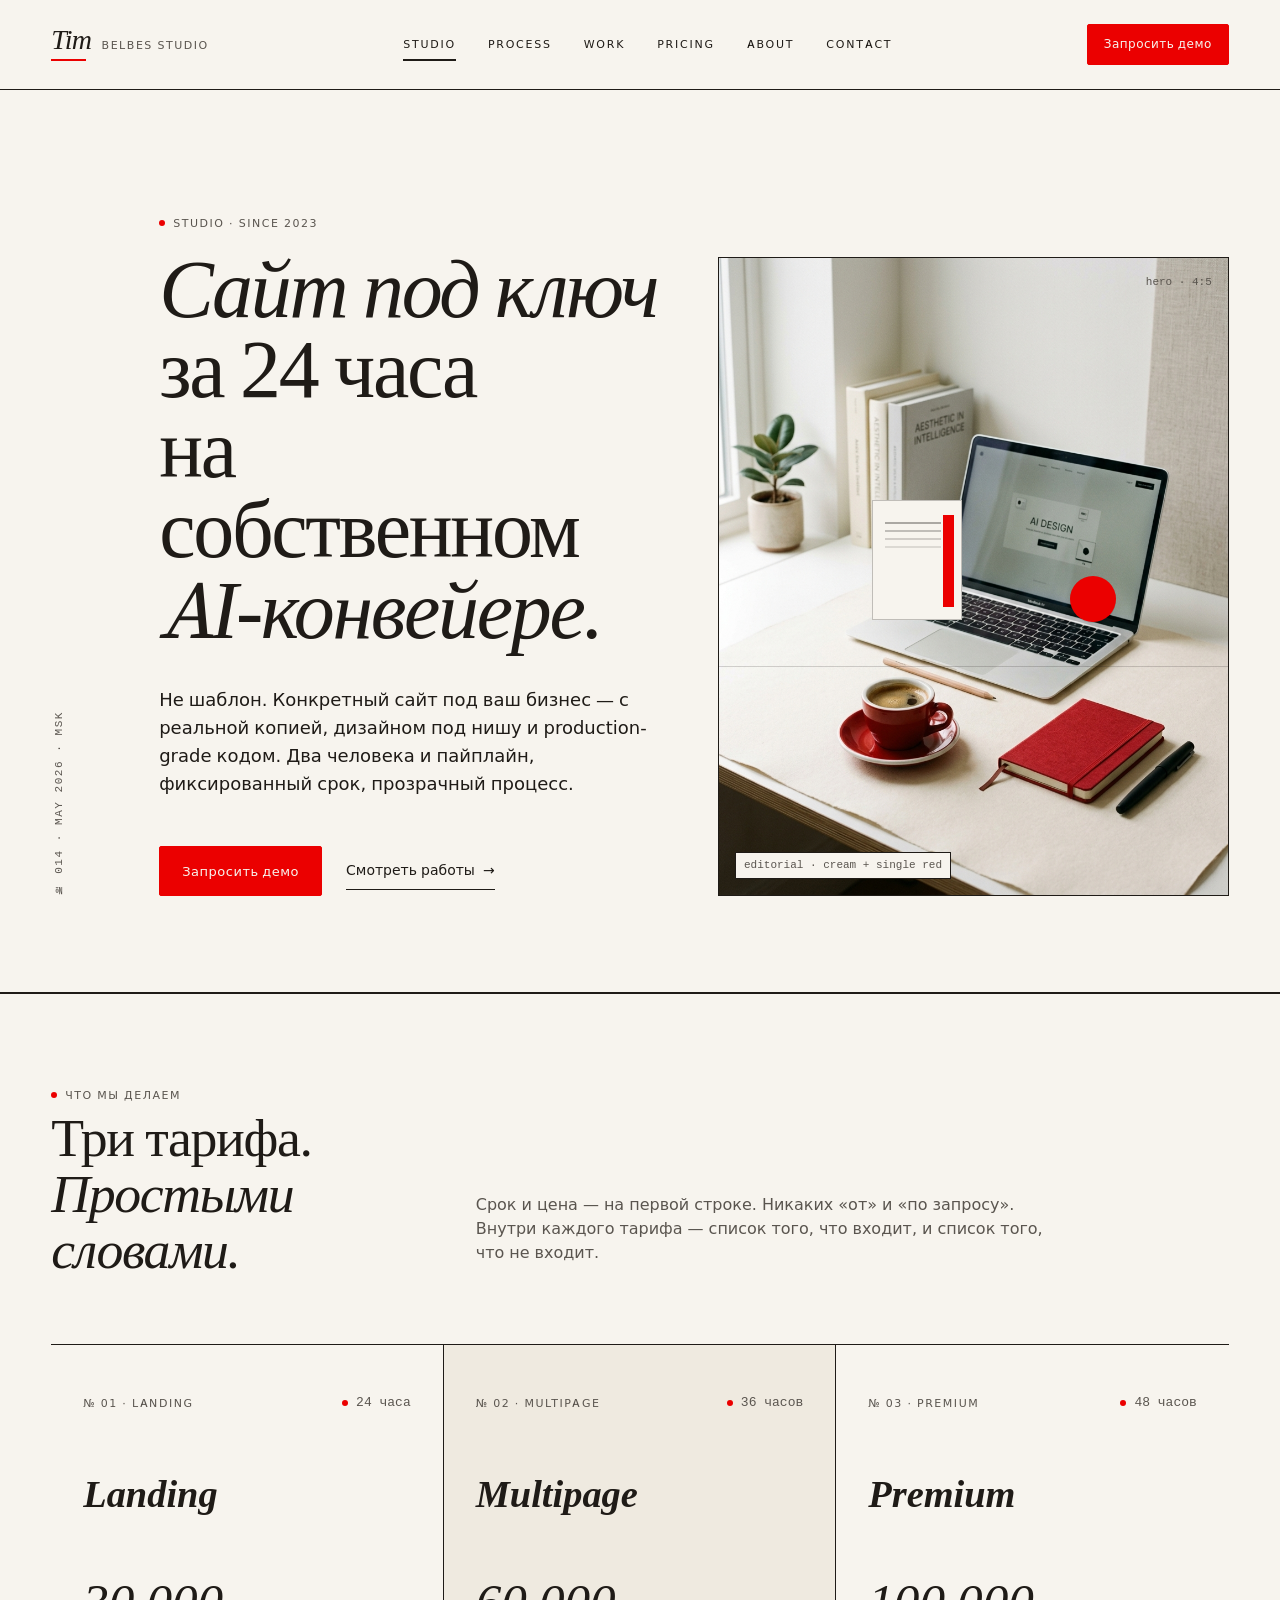
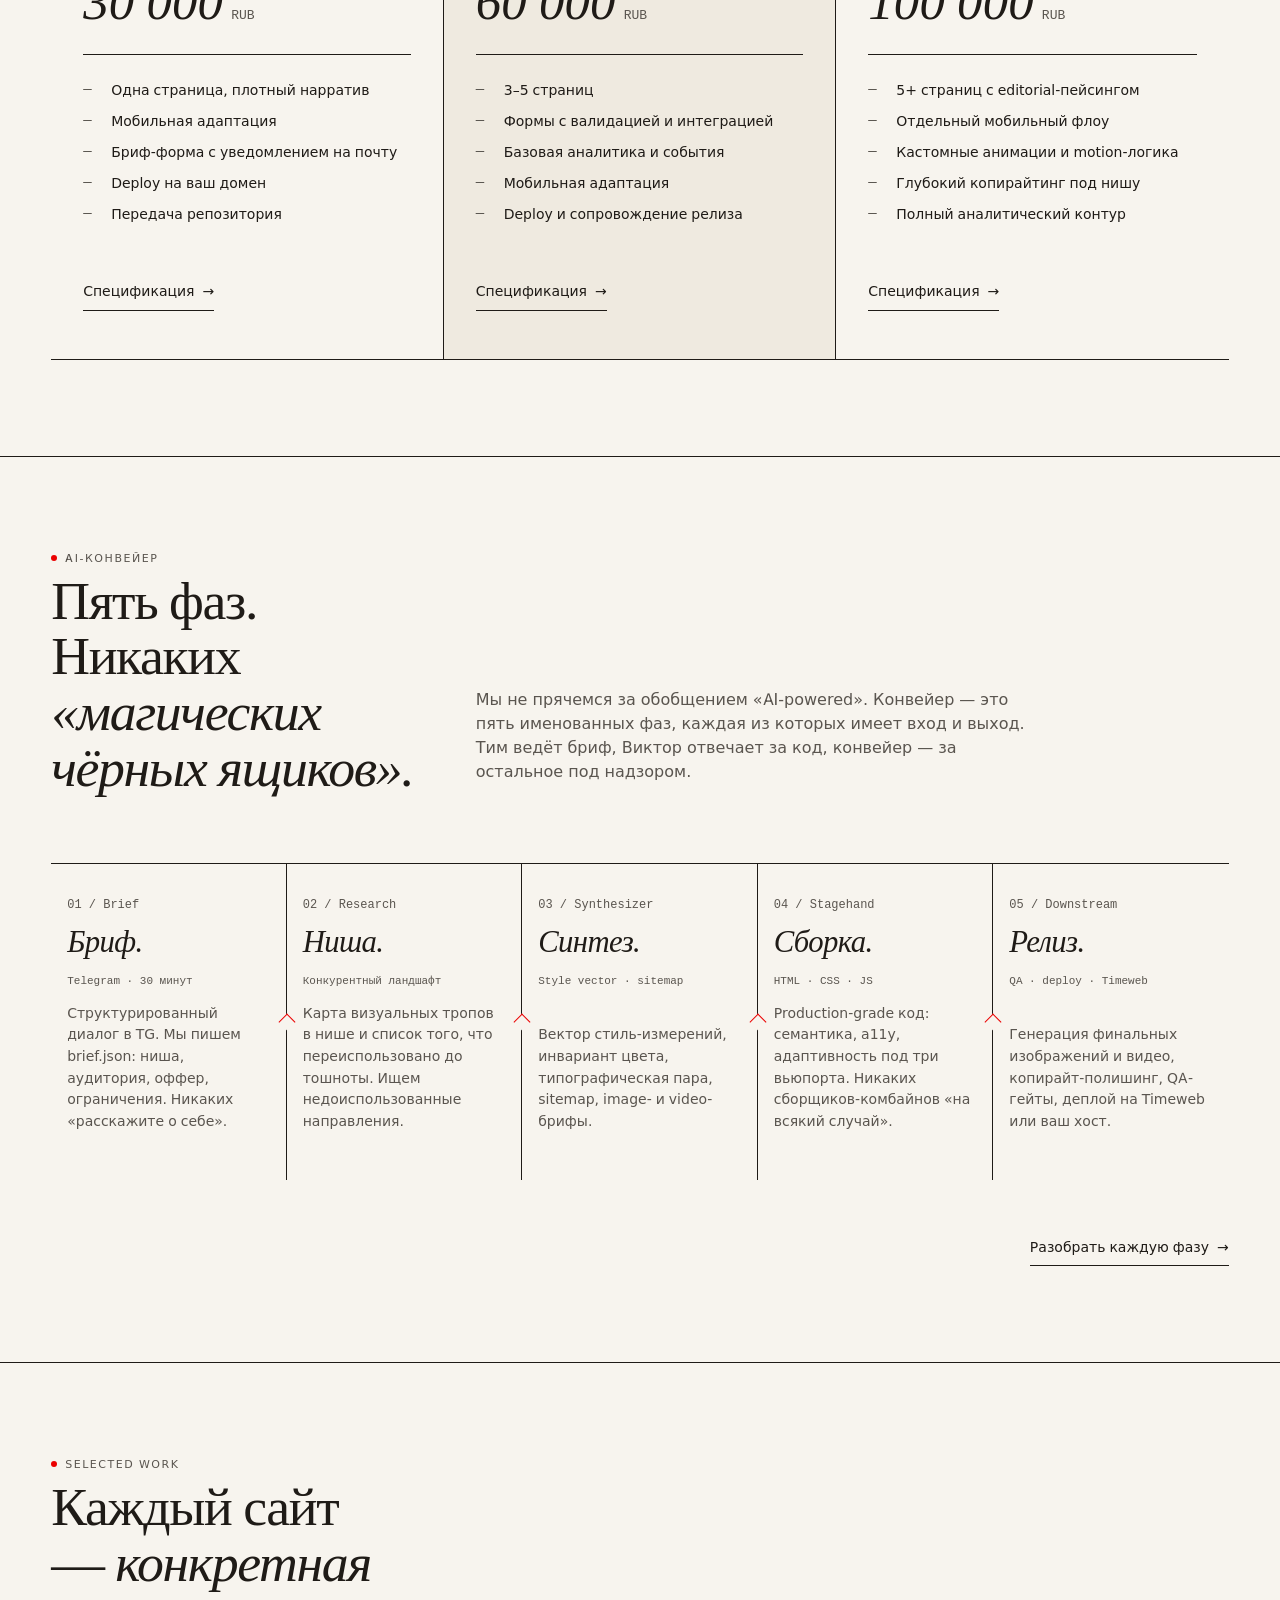
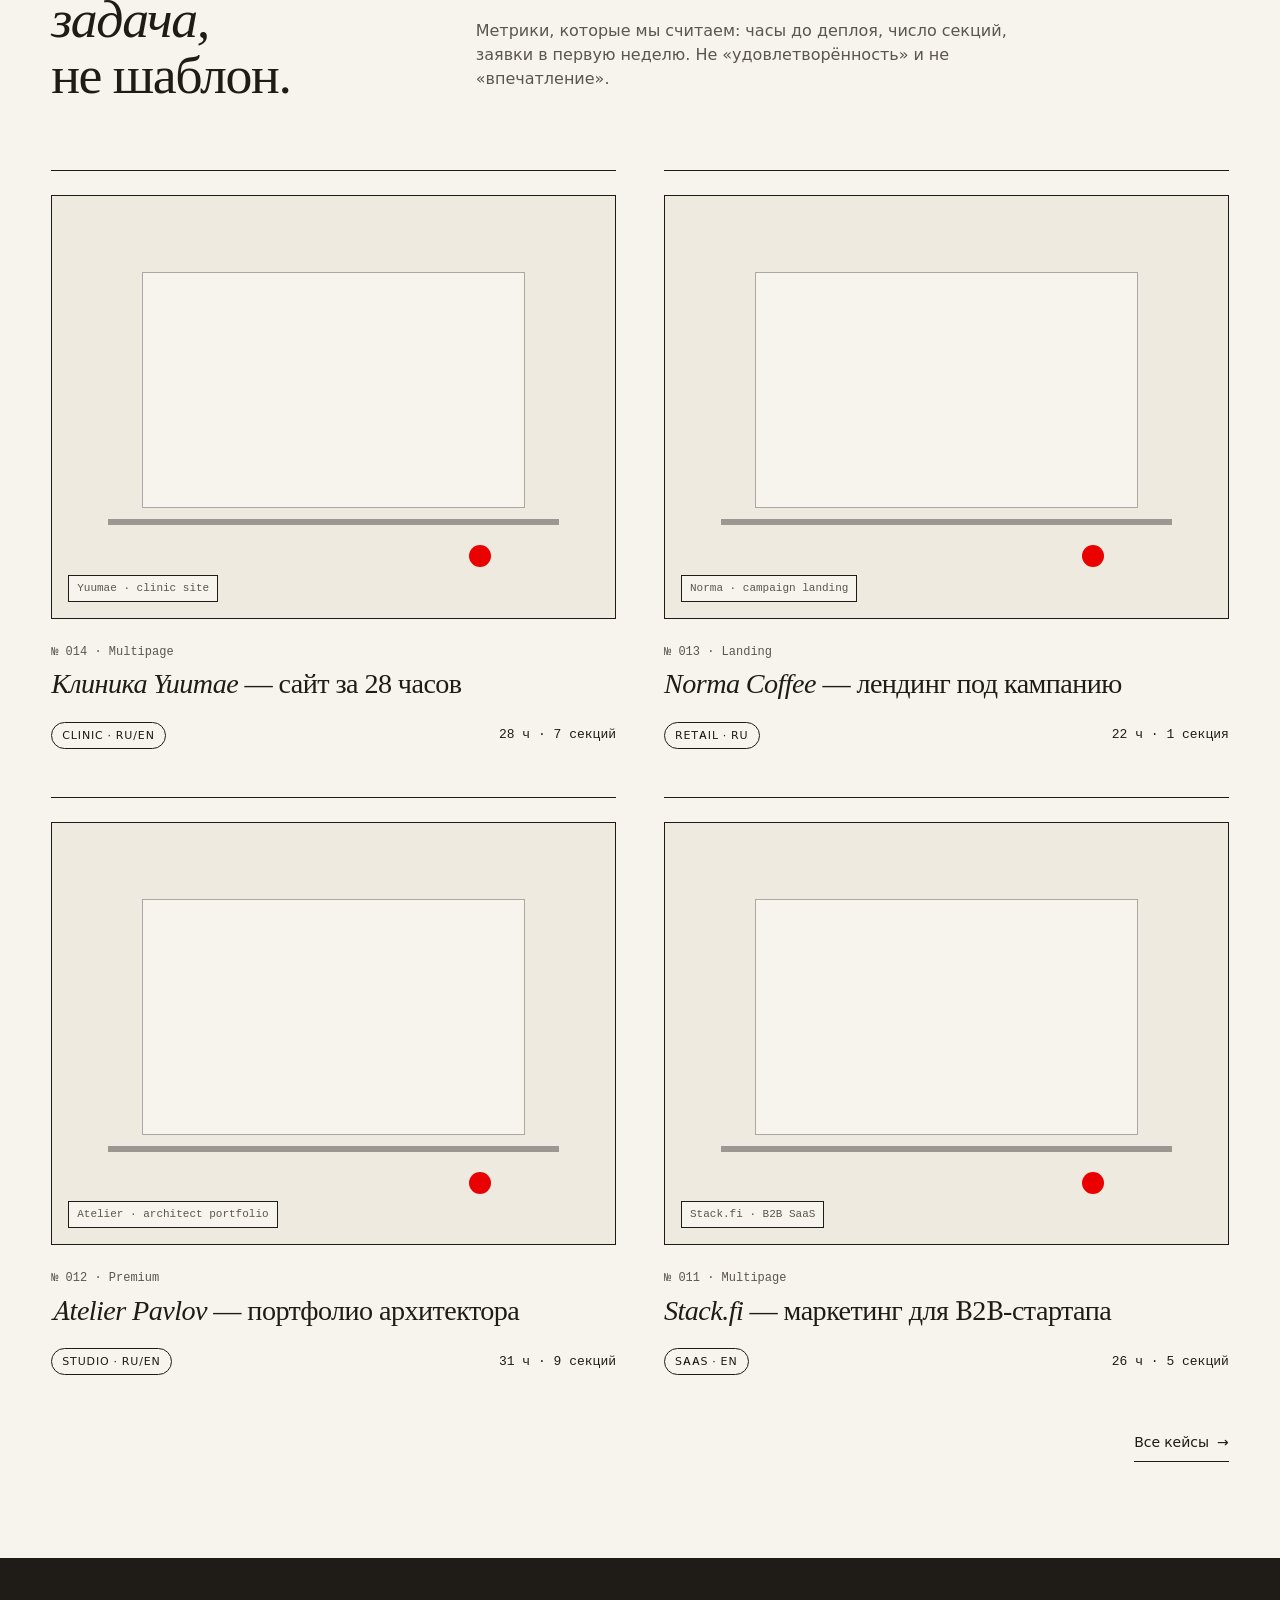
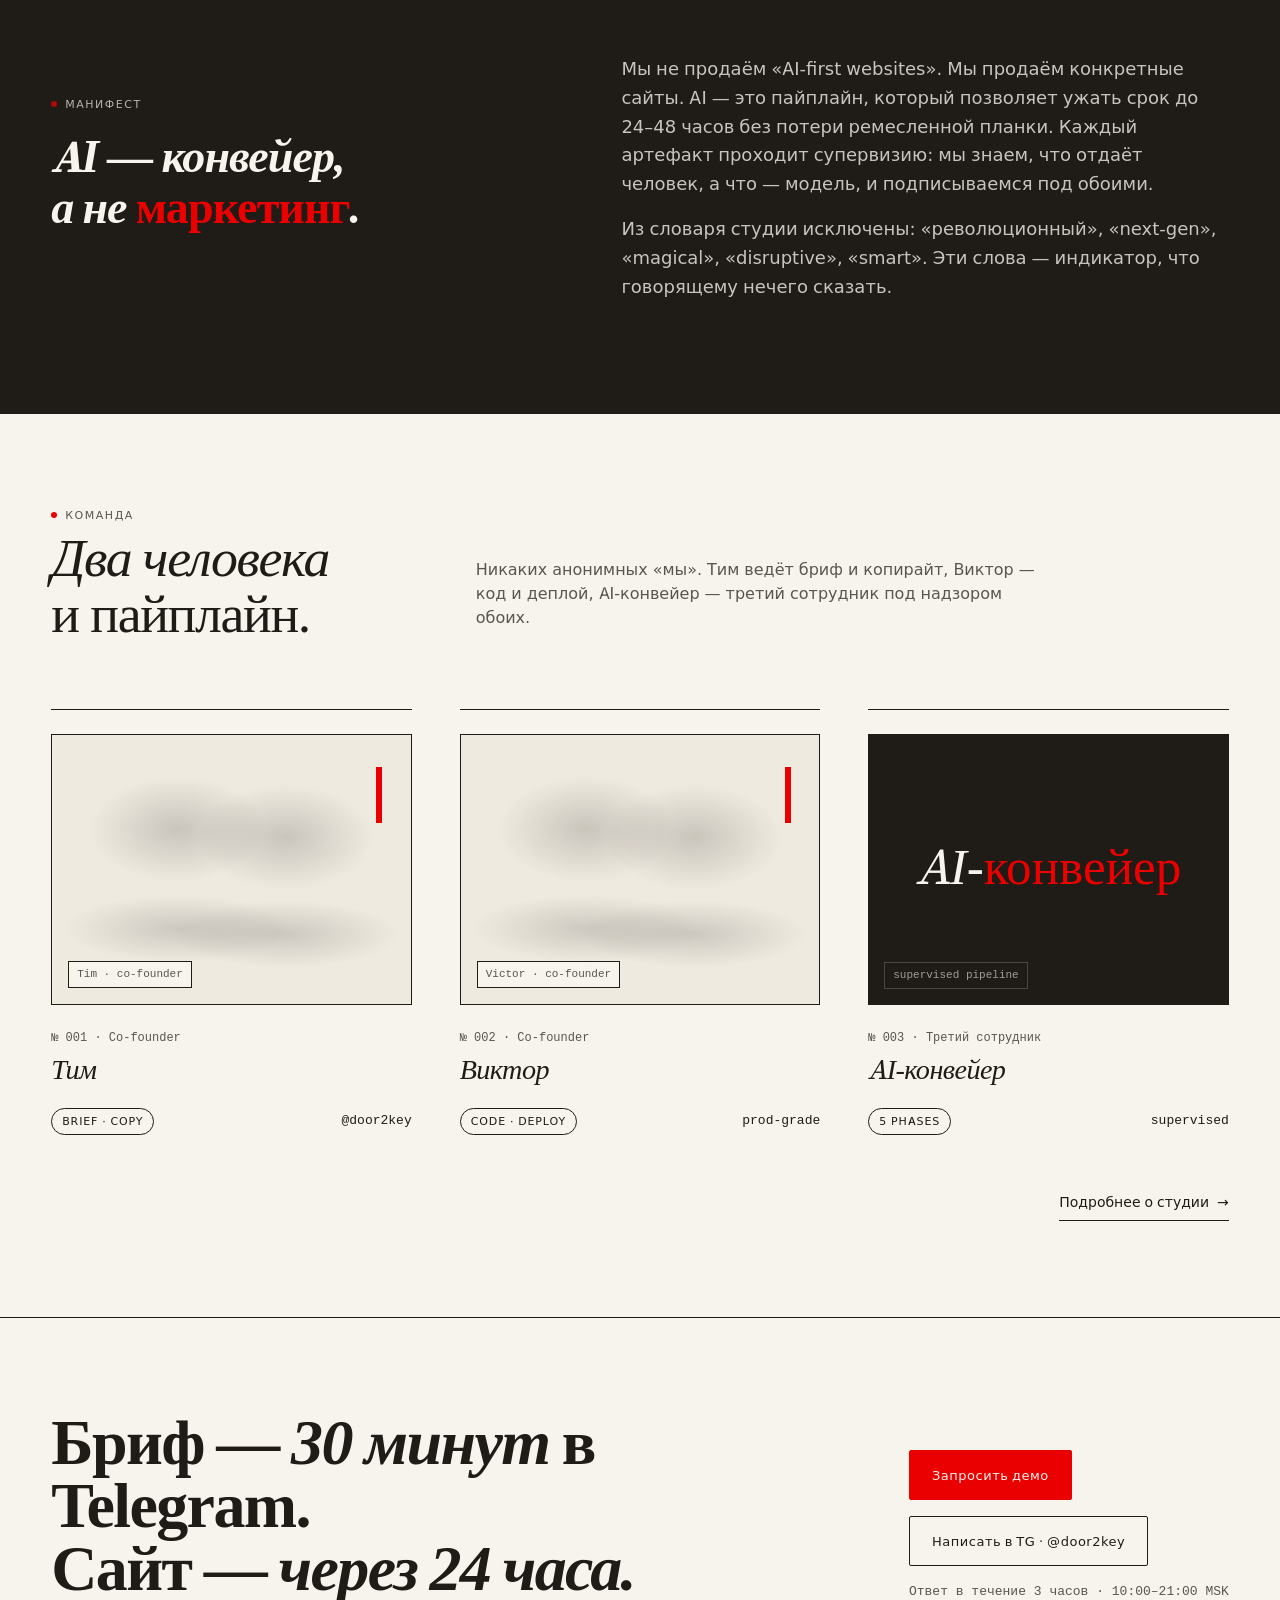
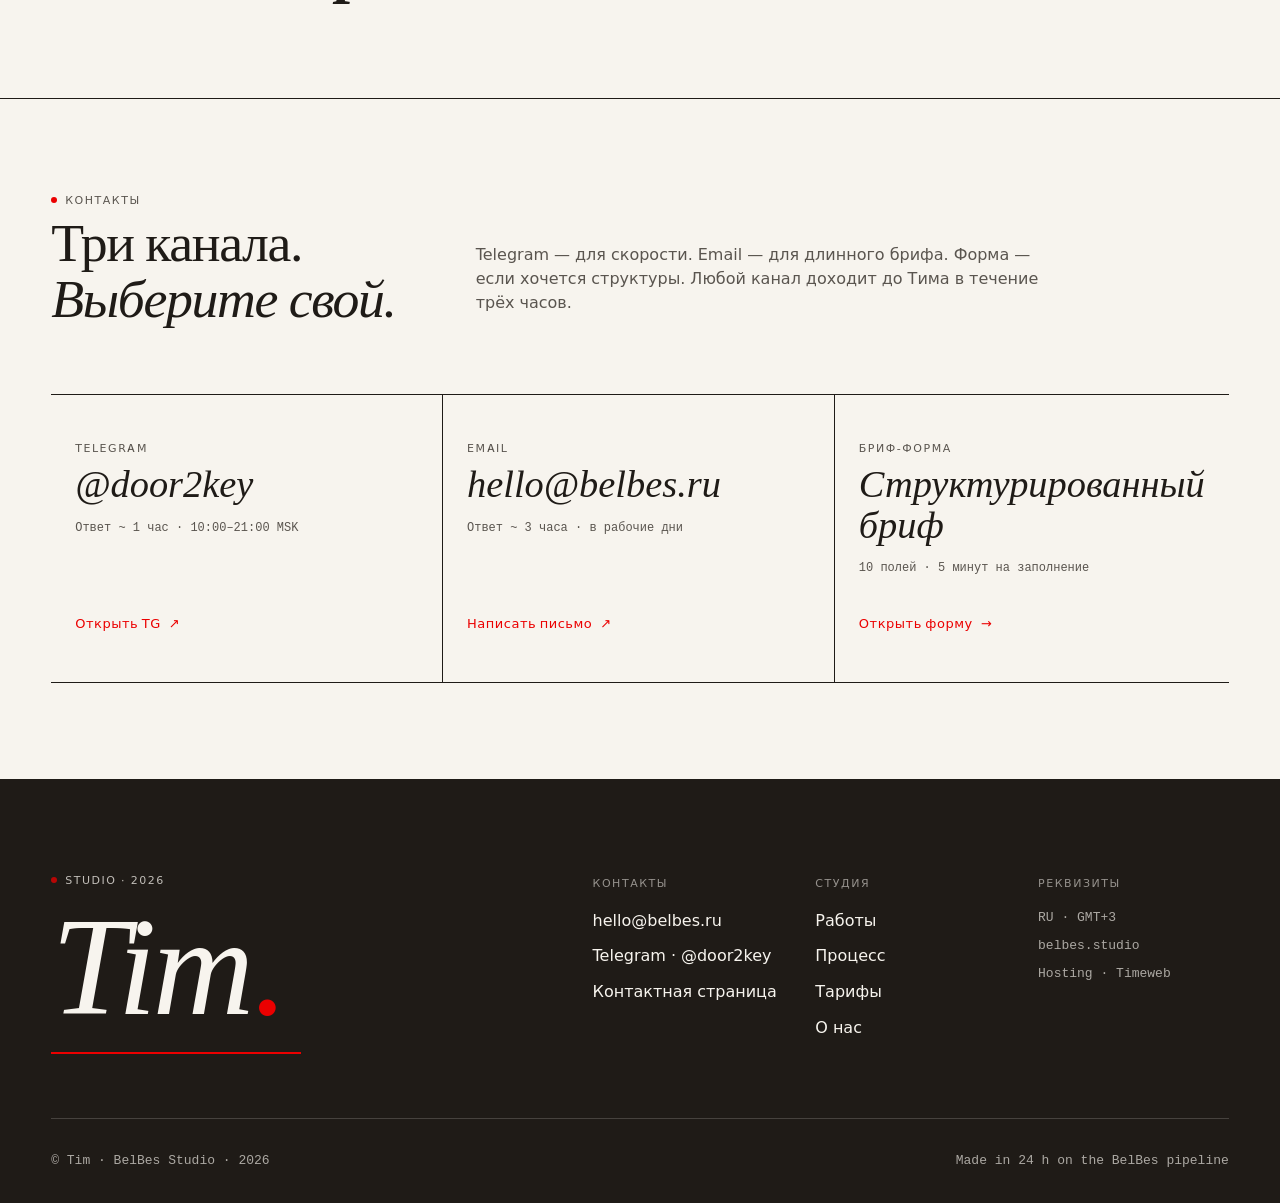
<file: index.html>
<!DOCTYPE html>
<html lang="ru">
<head>
<meta charset="UTF-8" />
<meta name="viewport" content="width=device-width, initial-scale=1" />
<title>BelBes Studio — Сайт под ключ за 24 часа</title>
<meta name="description" content="AI-driven студия. Сайт под ваш бизнес за 24-48 часов: реальная копия, дизайн под нишу, production-grade код." />
<link rel="stylesheet" href="assets/styles.css" />
</head>
<body data-screen-label="home">
<a class="bb-skip" href="#main">Перейти к контенту</a>
<div class="bb-page">

  <header class="bb-header">
    <a href="index.html" class="bb-wordmark">
      <span class="bb-wordmark-italic">Tim</span>
      <span class="bb-wordmark-tag">BelBes Studio</span>
    </a>
    <nav class="bb-nav" aria-label="Основная навигация">
      <a class="bb-nav-link is-active" href="index.html">Studio</a>
      <a class="bb-nav-link" href="how-it-works.html">Process</a>
      <a class="bb-nav-link" href="case-studies.html">Work</a>
      <a class="bb-nav-link" href="pricing.html">Pricing</a>
      <a class="bb-nav-link" href="about.html">About</a>
      <a class="bb-nav-link" href="contacts.html">Contact</a>
    </nav>
    <a class="bb-btn bb-btn-primary bb-btn-sm" href="contacts.html#brief">Запросить демо</a>
  </header>

  <main id="main">

    <section class="bb-hero" data-screen-label="home / hero" aria-labelledby="hero-title">
      <div class="bb-hero-rail">
        <div class="bb-rail bb-rail-v">№ 014 · MAY 2026 · MSK</div>
      </div>
      <div class="bb-hero-body">
        <div class="bb-eyebrow"><span class="dot"></span>Studio · since 2023</div>
        <h1 id="hero-title" class="bb-hero-title">
          <em>Сайт под ключ</em><br />
          за 24 часа<br />
          на собственном <em>AI-конвейере.</em>
        </h1>
        <p class="bb-hero-lede">
          Не шаблон. Конкретный сайт под ваш бизнес — с реальной копией,
          дизайном под нишу и production-grade кодом. Два человека и пайплайн,
          фиксированный срок, прозрачный процесс.
        </p>
        <div class="bb-hero-cta">
          <a class="bb-btn bb-btn-primary" href="contacts.html#brief">Запросить демо</a>
          <a class="bb-btn-link" href="case-studies.html">Смотреть работы <span class="bb-arr">→</span></a>
        </div>
      </div>
      <div class="bb-hero-meta">
        <div class="bb-photo-editorial" style="width:100%; aspect-ratio: 4/5;"><img class="bb-photo-img" src="assets/img/hero_main.jpg" alt="Рабочее место студии: бежевая бумага и красная чашка" loading="eager" fetchpriority="high" width="800" height="1000" style="width:100%;height:100%;object-fit:cover;display:block;position:absolute;inset:0;z-index:0;">
          <div class="bb-photo-accent"></div>
          <div class="bb-photo-cup"></div>
          <span class="bb-photo-corner">hero · 4:5</span>
          <span class="bb-photo-tag">editorial · cream + single red</span>
        </div>
      </div>
    </section>

    <section class="bb-section" data-screen-label="home / proposition" aria-labelledby="prop-title">
      <div class="container">
        <header class="bb-section-head">
          <div class="bb-section-head-stack">
            <div class="bb-eyebrow"><span class="dot"></span>Что мы делаем</div>
            <h2 id="prop-title" class="bb-section-title">
              Три тарифа. <em>Простыми словами.</em>
            </h2>
          </div>
          <p class="bb-section-kicker">
            Срок и цена — на первой строке. Никаких «от» и «по запросу». Внутри
            каждого тарифа — список того, что входит, и список того, что не
            входит.
          </p>
        </header>

        <div class="bb-tiers">
          <article class="bb-tier">
            <div class="bb-tier-eyebrow">
              <span class="bb-eyebrow">№ 01 · Landing</span>
              <span class="bb-tier-time">24 часа</span>
            </div>
            <h3 class="bb-tier-name"><em>Landing</em></h3>
            <div class="bb-tier-price">
              <span class="bb-tier-price-num">30 000</span>
              <span class="bb-tier-price-unit">RUB</span>
            </div>
            <div class="bb-tier-line"></div>
            <ul class="bb-tier-list">
              <li>Одна страница, плотный нарратив</li>
              <li>Мобильная адаптация</li>
              <li>Бриф-форма с уведомлением на почту</li>
              <li>Deploy на ваш домен</li>
              <li>Передача репозитория</li>
            </ul>
            <div class="bb-tier-cta">
              <a class="bb-btn-link" href="pricing.html#landing">Спецификация <span class="bb-arr">→</span></a>
            </div>
          </article>

          <article class="bb-tier is-feature">
            <div class="bb-tier-eyebrow">
              <span class="bb-eyebrow">№ 02 · Multipage</span>
              <span class="bb-tier-time">36 часов</span>
            </div>
            <h3 class="bb-tier-name"><em>Multipage</em></h3>
            <div class="bb-tier-price">
              <span class="bb-tier-price-num">60 000</span>
              <span class="bb-tier-price-unit">RUB</span>
            </div>
            <div class="bb-tier-line"></div>
            <ul class="bb-tier-list">
              <li>3–5 страниц</li>
              <li>Формы с валидацией и интеграцией</li>
              <li>Базовая аналитика и события</li>
              <li>Мобильная адаптация</li>
              <li>Deploy и сопровождение релиза</li>
            </ul>
            <div class="bb-tier-cta">
              <a class="bb-btn-link" href="pricing.html#multipage">Спецификация <span class="bb-arr">→</span></a>
            </div>
          </article>

          <article class="bb-tier">
            <div class="bb-tier-eyebrow">
              <span class="bb-eyebrow">№ 03 · Premium</span>
              <span class="bb-tier-time">48 часов</span>
            </div>
            <h3 class="bb-tier-name"><em>Premium</em></h3>
            <div class="bb-tier-price">
              <span class="bb-tier-price-num">100 000</span>
              <span class="bb-tier-price-unit">RUB</span>
            </div>
            <div class="bb-tier-line"></div>
            <ul class="bb-tier-list">
              <li>5+ страниц с editorial-пейсингом</li>
              <li>Отдельный мобильный флоу</li>
              <li>Кастомные анимации и motion-логика</li>
              <li>Глубокий копирайтинг под нишу</li>
              <li>Полный аналитический контур</li>
            </ul>
            <div class="bb-tier-cta">
              <a class="bb-btn-link" href="pricing.html#premium">Спецификация <span class="bb-arr">→</span></a>
            </div>
          </article>
        </div>
      </div>
    </section>

    <section class="bb-section" data-screen-label="home / process_overview" aria-labelledby="pn-title">
      <div class="container">
        <header class="bb-section-head">
          <div class="bb-section-head-stack">
            <div class="bb-eyebrow"><span class="dot"></span>AI-конвейер</div>
            <h2 id="pn-title" class="bb-section-title">
              Пять фаз. Никаких <em>«магических чёрных ящиков».</em>
            </h2>
          </div>
          <p class="bb-section-kicker">
            Мы не прячемся за обобщением «AI-powered». Конвейер — это пять
            именованных фаз, каждая из которых имеет вход и выход. Тим ведёт
            бриф, Виктор отвечает за код, конвейер — за остальное под надзором.
          </p>
        </header>

        <div class="bb-process-narrative">
          <div class="bb-pn-cell">
            <div class="bb-pn-num">01 / Brief</div>
            <div class="bb-pn-name">Бриф.</div>
            <div class="bb-pn-tag">Telegram · 30 минут</div>
            <div class="bb-pn-body">Структурированный диалог в TG. Мы пишем brief.json: ниша, аудитория, оффер, ограничения. Никаких «расскажите о себе».</div>
            <div class="bb-pn-arrow" aria-hidden="true"></div>
          </div>
          <div class="bb-pn-cell">
            <div class="bb-pn-num">02 / Research</div>
            <div class="bb-pn-name">Ниша.</div>
            <div class="bb-pn-tag">Конкурентный ландшафт</div>
            <div class="bb-pn-body">Карта визуальных тропов в нише и список того, что переиспользовано до тошноты. Ищем недоиспользованные направления.</div>
            <div class="bb-pn-arrow" aria-hidden="true"></div>
          </div>
          <div class="bb-pn-cell">
            <div class="bb-pn-num">03 / Synthesizer</div>
            <div class="bb-pn-name">Синтез.</div>
            <div class="bb-pn-tag">Style vector · sitemap</div>
            <div class="bb-pn-body">Вектор стиль-измерений, инвариант цвета, типографическая пара, sitemap, image- и video-брифы.</div>
            <div class="bb-pn-arrow" aria-hidden="true"></div>
          </div>
          <div class="bb-pn-cell">
            <div class="bb-pn-num">04 / Stagehand</div>
            <div class="bb-pn-name">Сборка.</div>
            <div class="bb-pn-tag">HTML · CSS · JS</div>
            <div class="bb-pn-body">Production-grade код: семантика, a11y, адаптивность под три вьюпорта. Никаких сборщиков-комбайнов «на всякий случай».</div>
            <div class="bb-pn-arrow" aria-hidden="true"></div>
          </div>
          <div class="bb-pn-cell">
            <div class="bb-pn-num">05 / Downstream</div>
            <div class="bb-pn-name">Релиз.</div>
            <div class="bb-pn-tag">QA · deploy · Timeweb</div>
            <div class="bb-pn-body">Генерация финальных изображений и видео, копирайт-полишинг, QA-гейты, деплой на Timeweb или ваш хост.</div>
          </div>
        </div>

        <div style="margin-top: var(--sp-7); display: flex; justify-content: flex-end;">
          <a class="bb-btn-link" href="how-it-works.html">Разобрать каждую фазу <span class="bb-arr">→</span></a>
        </div>
      </div>
    </section>

    <section class="bb-section" data-screen-label="home / case_studies_preview" aria-labelledby="cases-title">
      <div class="container">
        <header class="bb-section-head">
          <div class="bb-section-head-stack">
            <div class="bb-eyebrow"><span class="dot"></span>Selected work</div>
            <h2 id="cases-title" class="bb-section-title">
              Каждый сайт — <em>конкретная задача,</em> не шаблон.
            </h2>
          </div>
          <p class="bb-section-kicker">
            Метрики, которые мы считаем: часы до деплоя, число секций, заявки в
            первую неделю. Не «удовлетворённость» и не «впечатление».
          </p>
        </header>

        <div class="bb-work-grid">
          <a class="bb-work-card" href="case-study.html?slug=yuumae">
            <div class="bb-work-photo bb-photo-case"><div class="bb-photo-accent"></div><span class="bb-photo-tag">Yuumae · clinic site</span></div>
            <div class="bb-work-meta">
              <div class="bb-work-num">№ 014 · Multipage</div>
              <div class="bb-work-title"><em>Клиника Yuumae</em> — сайт за 28 часов</div>
              <div class="bb-work-foot">
                <span class="bb-chip">Clinic · RU/EN</span>
                <span class="bb-mono">28 ч · 7 секций</span>
              </div>
            </div>
          </a>
          <a class="bb-work-card" href="case-study.html?slug=norma">
            <div class="bb-work-photo bb-photo-case"><div class="bb-photo-accent"></div><span class="bb-photo-tag">Norma · campaign landing</span></div>
            <div class="bb-work-meta">
              <div class="bb-work-num">№ 013 · Landing</div>
              <div class="bb-work-title"><em>Norma Coffee</em> — лендинг под кампанию</div>
              <div class="bb-work-foot">
                <span class="bb-chip">Retail · RU</span>
                <span class="bb-mono">22 ч · 1 секция</span>
              </div>
            </div>
          </a>
          <a class="bb-work-card" href="case-study.html?slug=atelier">
            <div class="bb-work-photo bb-photo-case"><div class="bb-photo-accent"></div><span class="bb-photo-tag">Atelier · architect portfolio</span></div>
            <div class="bb-work-meta">
              <div class="bb-work-num">№ 012 · Premium</div>
              <div class="bb-work-title"><em>Atelier Pavlov</em> — портфолио архитектора</div>
              <div class="bb-work-foot">
                <span class="bb-chip">Studio · RU/EN</span>
                <span class="bb-mono">31 ч · 9 секций</span>
              </div>
            </div>
          </a>
          <a class="bb-work-card" href="case-study.html?slug=stack">
            <div class="bb-work-photo bb-photo-case"><div class="bb-photo-accent"></div><span class="bb-photo-tag">Stack.fi · B2B SaaS</span></div>
            <div class="bb-work-meta">
              <div class="bb-work-num">№ 011 · Multipage</div>
              <div class="bb-work-title"><em>Stack.fi</em> — маркетинг для B2B-стартапа</div>
              <div class="bb-work-foot">
                <span class="bb-chip">SaaS · EN</span>
                <span class="bb-mono">26 ч · 5 секций</span>
              </div>
            </div>
          </a>
        </div>

        <div style="margin-top: var(--sp-7); display: flex; justify-content: flex-end;">
          <a class="bb-btn-link" href="case-studies.html">Все кейсы <span class="bb-arr">→</span></a>
        </div>
      </div>
    </section>

    <section class="bb-section bb-section-inverse" data-screen-label="home / pull">
      <div class="container">
        <div class="bb-two-col" style="align-items: center;">
          <div>
            <div class="bb-eyebrow on-dark"><span class="dot"></span>Манифест</div>
            <h2 class="bb-pullquote" style="margin-top: var(--sp-5); color: var(--fg-inverse);">
              <em>AI — конвейер,</em><br />а не <span class="accent">маркетинг</span>.
            </h2>
          </div>
          <div style="color: rgba(247,244,238,0.78); font-size: 18px; line-height: 1.6; max-width: 56ch;">
            <p>Мы не продаём «AI-first websites». Мы продаём конкретные сайты. AI — это
            пайплайн, который позволяет ужать срок до 24–48 часов без потери
            ремесленной планки. Каждый артефакт проходит супервизию: мы знаем,
            что отдаёт человек, а что — модель, и подписываемся под обоими.</p>
            <p style="margin-top: var(--sp-4);">Из словаря студии исключены: «революционный»,
            «next-gen», «magical», «disruptive», «smart». Эти слова — индикатор,
            что говорящему нечего сказать.</p>
          </div>
        </div>
      </div>
    </section>

    <section class="bb-section" data-screen-label="home / team_preview" aria-labelledby="team-title">
      <div class="container">
        <header class="bb-section-head">
          <div class="bb-section-head-stack">
            <div class="bb-eyebrow"><span class="dot"></span>Команда</div>
            <h2 id="team-title" class="bb-section-title">
              <em>Два человека</em> и пайплайн.
            </h2>
          </div>
          <p class="bb-section-kicker">
            Никаких анонимных «мы». Тим ведёт бриф и копирайт, Виктор — код и
            деплой, AI-конвейер — третий сотрудник под надзором обоих.
          </p>
        </header>

        <div class="bb-work-grid" style="grid-template-columns: 1fr 1fr 1fr;">
          <div class="bb-work-card" style="cursor: default;">
            <div class="bb-work-photo bb-photo-portrait"><span class="bb-photo-tag">Tim · co-founder</span></div>
            <div class="bb-work-meta">
              <div class="bb-work-num">№ 001 · Co-founder</div>
              <div class="bb-work-title"><em>Тим</em></div>
              <div class="bb-work-foot">
                <span class="bb-chip">Brief · copy</span>
                <span class="bb-mono">@door2key</span>
              </div>
            </div>
          </div>
          <div class="bb-work-card" style="cursor: default;">
            <div class="bb-work-photo bb-photo-portrait"><span class="bb-photo-tag">Victor · co-founder</span></div>
            <div class="bb-work-meta">
              <div class="bb-work-num">№ 002 · Co-founder</div>
              <div class="bb-work-title"><em>Виктор</em></div>
              <div class="bb-work-foot">
                <span class="bb-chip">Code · deploy</span>
                <span class="bb-mono">prod-grade</span>
              </div>
            </div>
          </div>
          <div class="bb-work-card" style="cursor: default;">
            <div class="bb-work-photo" style="background: var(--bb-ink); position: relative; aspect-ratio: 4/3;">
              <div style="position: absolute; inset: 0; display: flex; align-items: center; justify-content: center; color: var(--bb-cream); font-family: var(--font-display); font-style: italic; font-size: clamp(28px, 4vw, 56px);">
                <span style="color: var(--bb-cream);">AI-</span><span style="color: var(--bb-red); font-style: normal;">конвейер</span>
              </div>
              <span class="bb-photo-tag" style="background: var(--bb-ink); color: rgba(247,244,238,0.6); border-color: rgba(247,244,238,0.2);">supervised pipeline</span>
            </div>
            <div class="bb-work-meta">
              <div class="bb-work-num">№ 003 · Третий сотрудник</div>
              <div class="bb-work-title"><em>AI-конвейер</em></div>
              <div class="bb-work-foot">
                <span class="bb-chip">5 phases</span>
                <span class="bb-mono">supervised</span>
              </div>
            </div>
          </div>
        </div>

        <div style="margin-top: var(--sp-7); display: flex; justify-content: flex-end;">
          <a class="bb-btn-link" href="about.html">Подробнее о студии <span class="bb-arr">→</span></a>
        </div>
      </div>
    </section>

    <section class="bb-section" data-screen-label="home / cta" id="brief">
      <div class="container">
        <div class="bb-cta-banner" style="border: 0; padding: 0;">
          <h2 class="bb-cta-banner-title">
            Бриф — <em>30 минут</em> в Telegram.<br />Сайт — <em>через 24 часа.</em>
          </h2>
          <div class="bb-cta-banner-side">
            <a class="bb-btn bb-btn-primary" href="contacts.html#brief">Запросить демо</a>
            <a class="bb-btn bb-btn-ghost" href="https://t.me/door2key">Написать в TG · @door2key</a>
            <span class="bb-mono" style="color: var(--fg-muted);">Ответ в течение 3 часов · 10:00–21:00 MSK</span>
          </div>
        </div>
      </div>
    </section>

    <section class="bb-section" data-screen-label="home / contacts" aria-labelledby="contacts-title">
      <div class="container">
        <header class="bb-section-head">
          <div class="bb-section-head-stack">
            <div class="bb-eyebrow"><span class="dot"></span>Контакты</div>
            <h2 id="contacts-title" class="bb-section-title">Три канала. <em>Выберите свой.</em></h2>
          </div>
          <p class="bb-section-kicker">
            Telegram — для скорости. Email — для длинного брифа. Форма — если
            хочется структуры. Любой канал доходит до Тима в течение трёх часов.
          </p>
        </header>

        <div class="bb-channels">
          <a class="bb-channel" href="https://t.me/door2key">
            <span class="bb-eyebrow">Telegram</span>
            <span class="bb-channel-h"><em>@door2key</em></span>
            <span class="bb-channel-meta">Ответ ~ 1 час · 10:00–21:00 MSK</span>
            <span class="bb-channel-arr">Открыть TG <span class="bb-arr">↗</span></span>
          </a>
          <a class="bb-channel" href="mailto:hello@belbes.ru">
            <span class="bb-eyebrow">Email</span>
            <span class="bb-channel-h"><em>hello@belbes.ru</em></span>
            <span class="bb-channel-meta">Ответ ~ 3 часа · в рабочие дни</span>
            <span class="bb-channel-arr">Написать письмо <span class="bb-arr">↗</span></span>
          </a>
          <a class="bb-channel" href="contacts.html#brief">
            <span class="bb-eyebrow">Бриф-форма</span>
            <span class="bb-channel-h"><em>Структурированный</em> бриф</span>
            <span class="bb-channel-meta">10 полей · 5 минут на заполнение</span>
            <span class="bb-channel-arr">Открыть форму <span class="bb-arr">→</span></span>
          </a>
        </div>
      </div>
    </section>

  </main>

  <footer class="bb-footer">
    <div class="bb-footer-top">
      <div>
        <div class="bb-eyebrow on-dark"><span class="dot"></span>Studio · 2026</div>
        <div class="bb-footer-mark">Tim<span class="bb-footer-mark-dot">.</span></div>
        <div class="bb-footer-rule"></div>
      </div>
      <div class="bb-footer-cols">
        <div>
          <div class="bb-footer-h">Контакты</div>
          <a href="mailto:hello@belbes.ru">hello@belbes.ru</a>
          <a href="https://t.me/door2key">Telegram · @door2key</a>
          <a href="contacts.html">Контактная страница</a>
        </div>
        <div>
          <div class="bb-footer-h">Студия</div>
          <a href="case-studies.html">Работы</a>
          <a href="how-it-works.html">Процесс</a>
          <a href="pricing.html">Тарифы</a>
          <a href="about.html">О нас</a>
        </div>
        <div>
          <div class="bb-footer-h">Реквизиты</div>
          <span class="bb-mono" style="color: rgba(247,244,238,0.65);">RU · GMT+3</span>
          <span class="bb-mono" style="color: rgba(247,244,238,0.65);">belbes.studio</span>
          <span class="bb-mono" style="color: rgba(247,244,238,0.65);">Hosting · Timeweb</span>
        </div>
      </div>
    </div>
    <div class="bb-footer-bot">
      <span class="bb-mono">© Tim · BelBes Studio · 2026</span>
      <span class="bb-mono">Made in 24 h on the BelBes pipeline</span>
    </div>
  </footer>

</div>
</body>
</html>
</file>
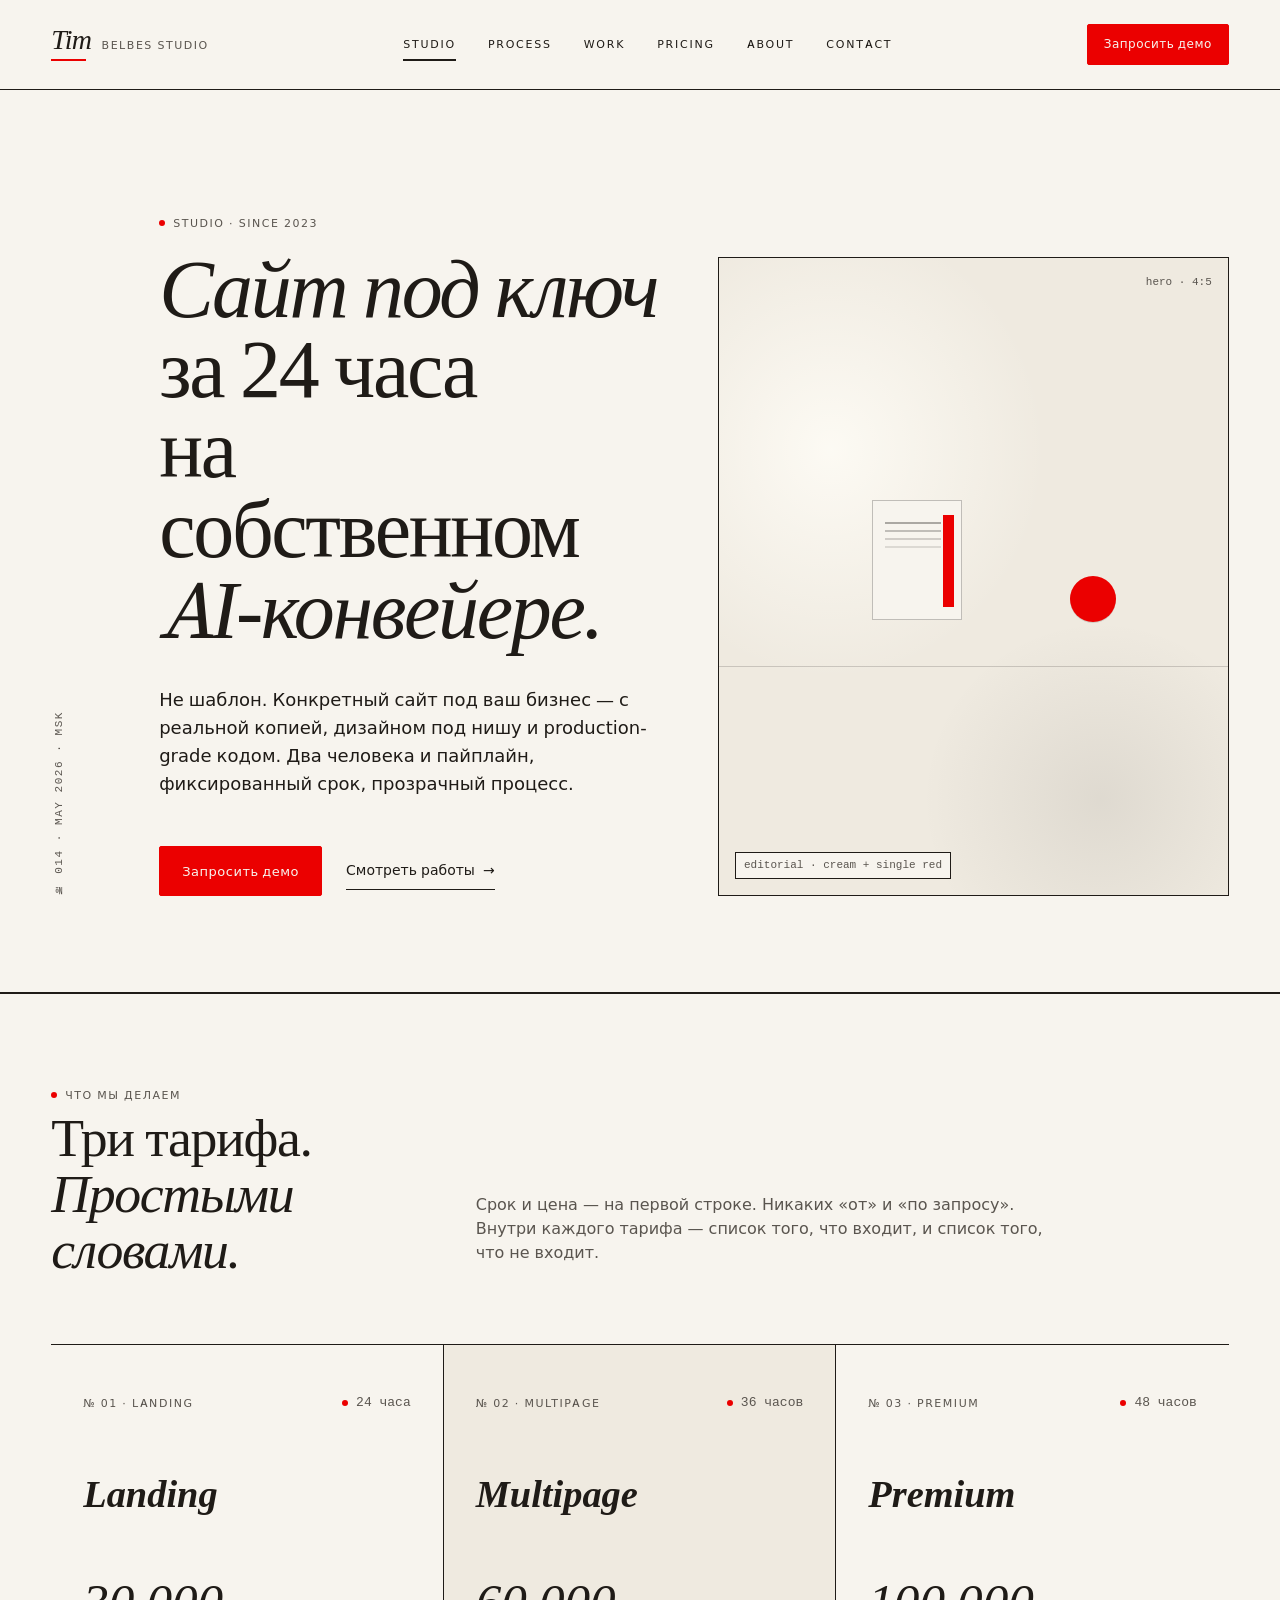
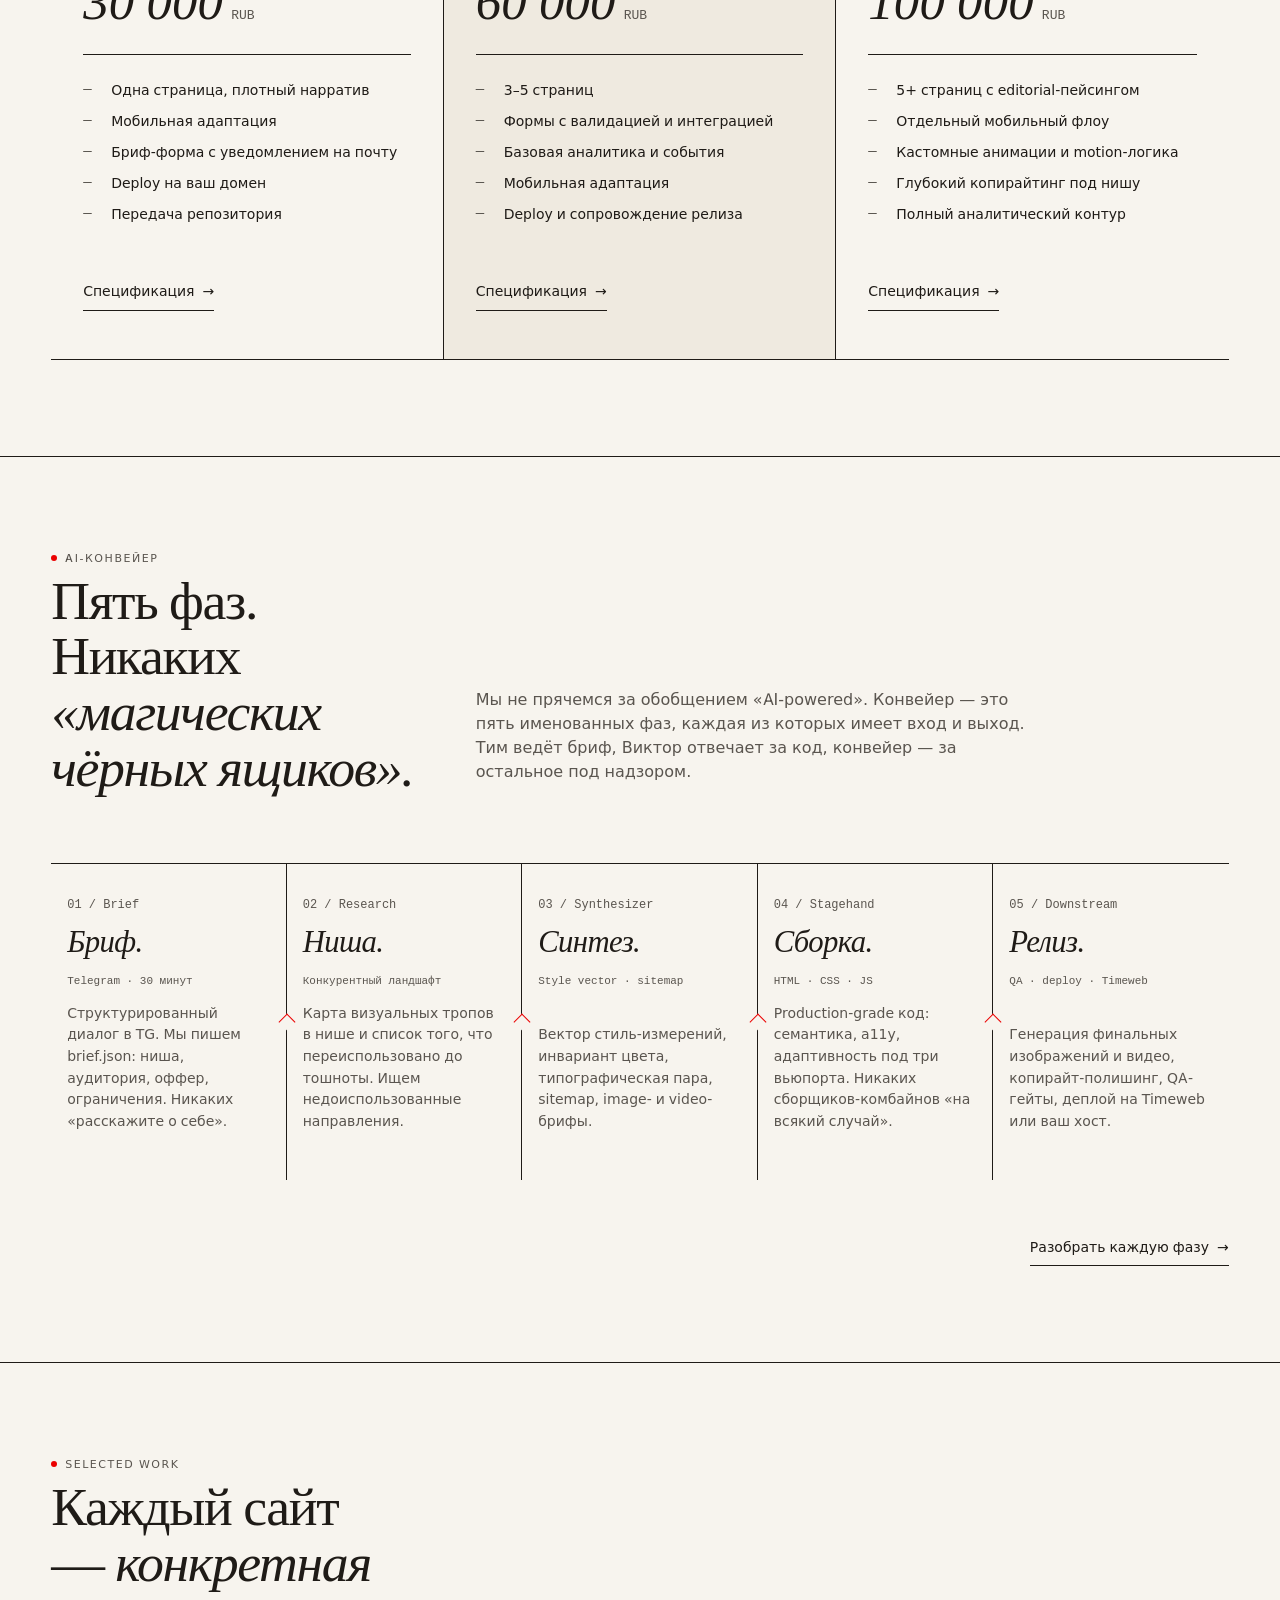
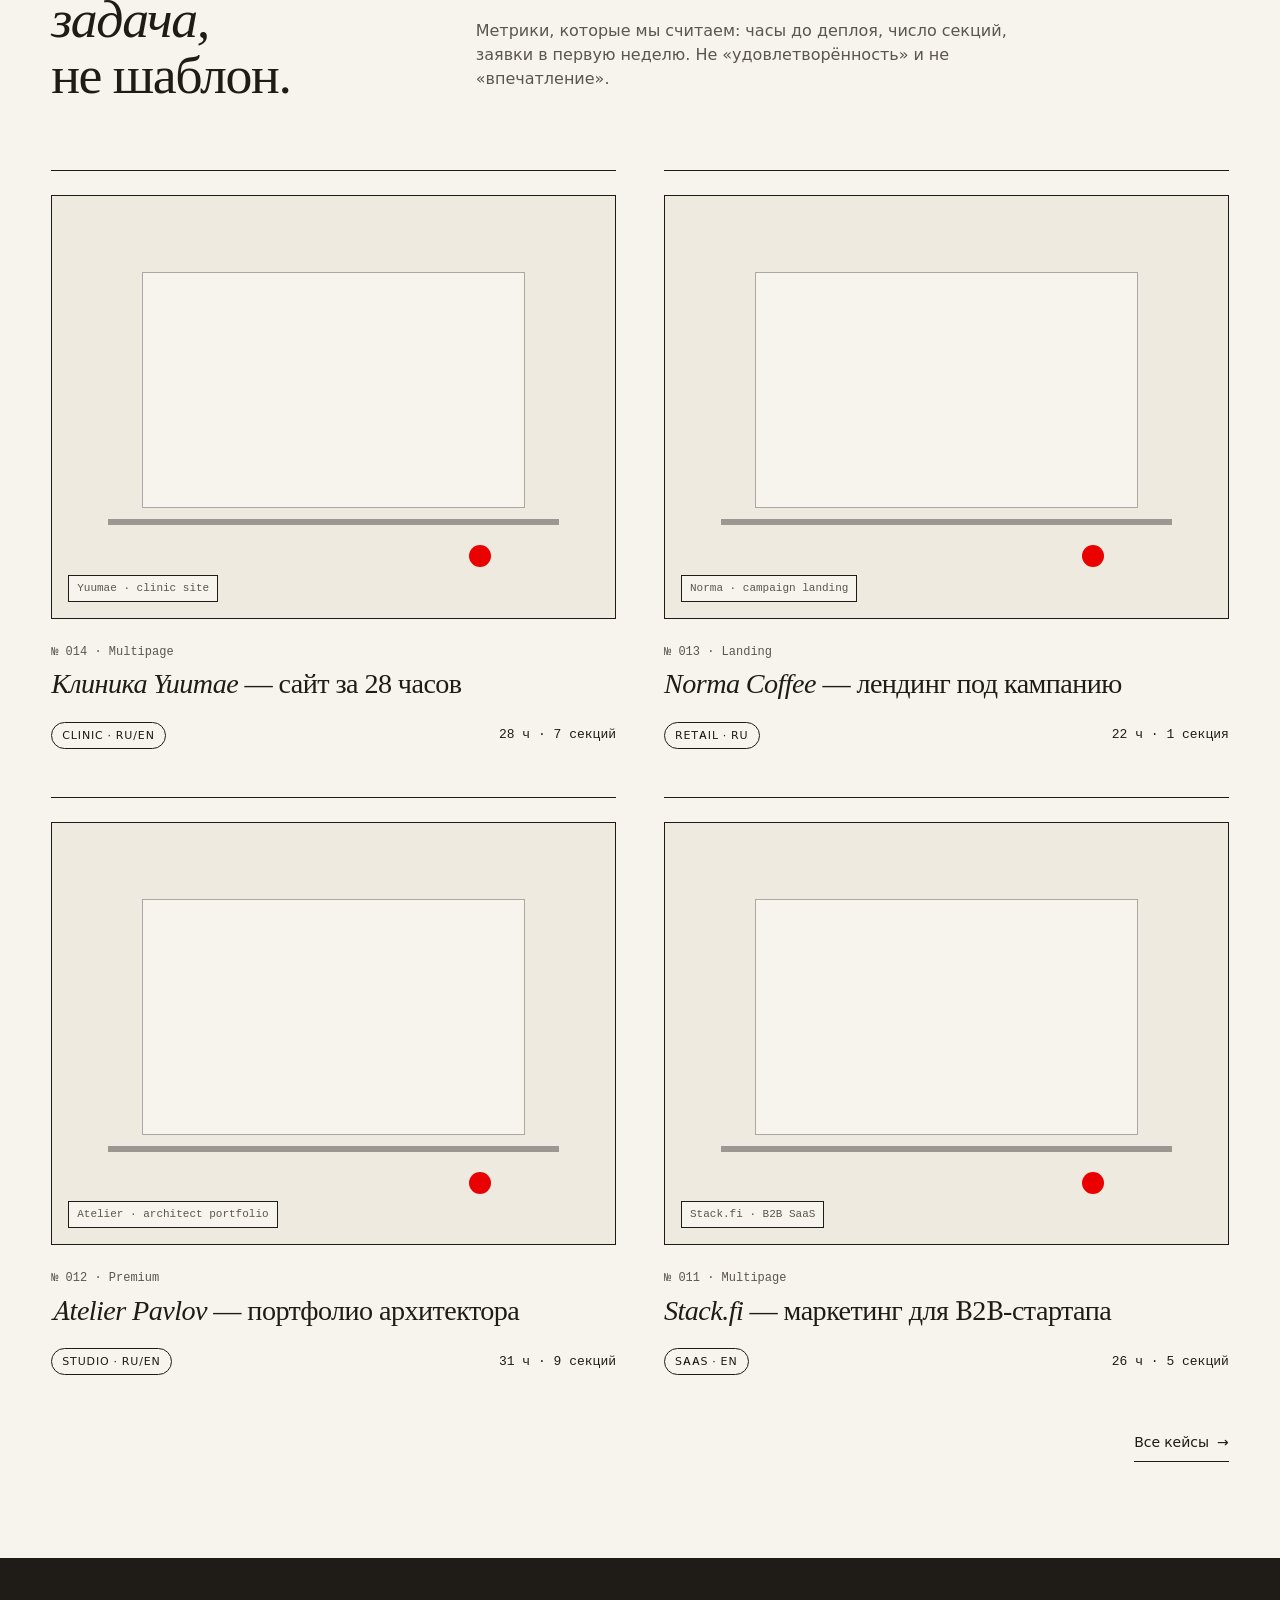
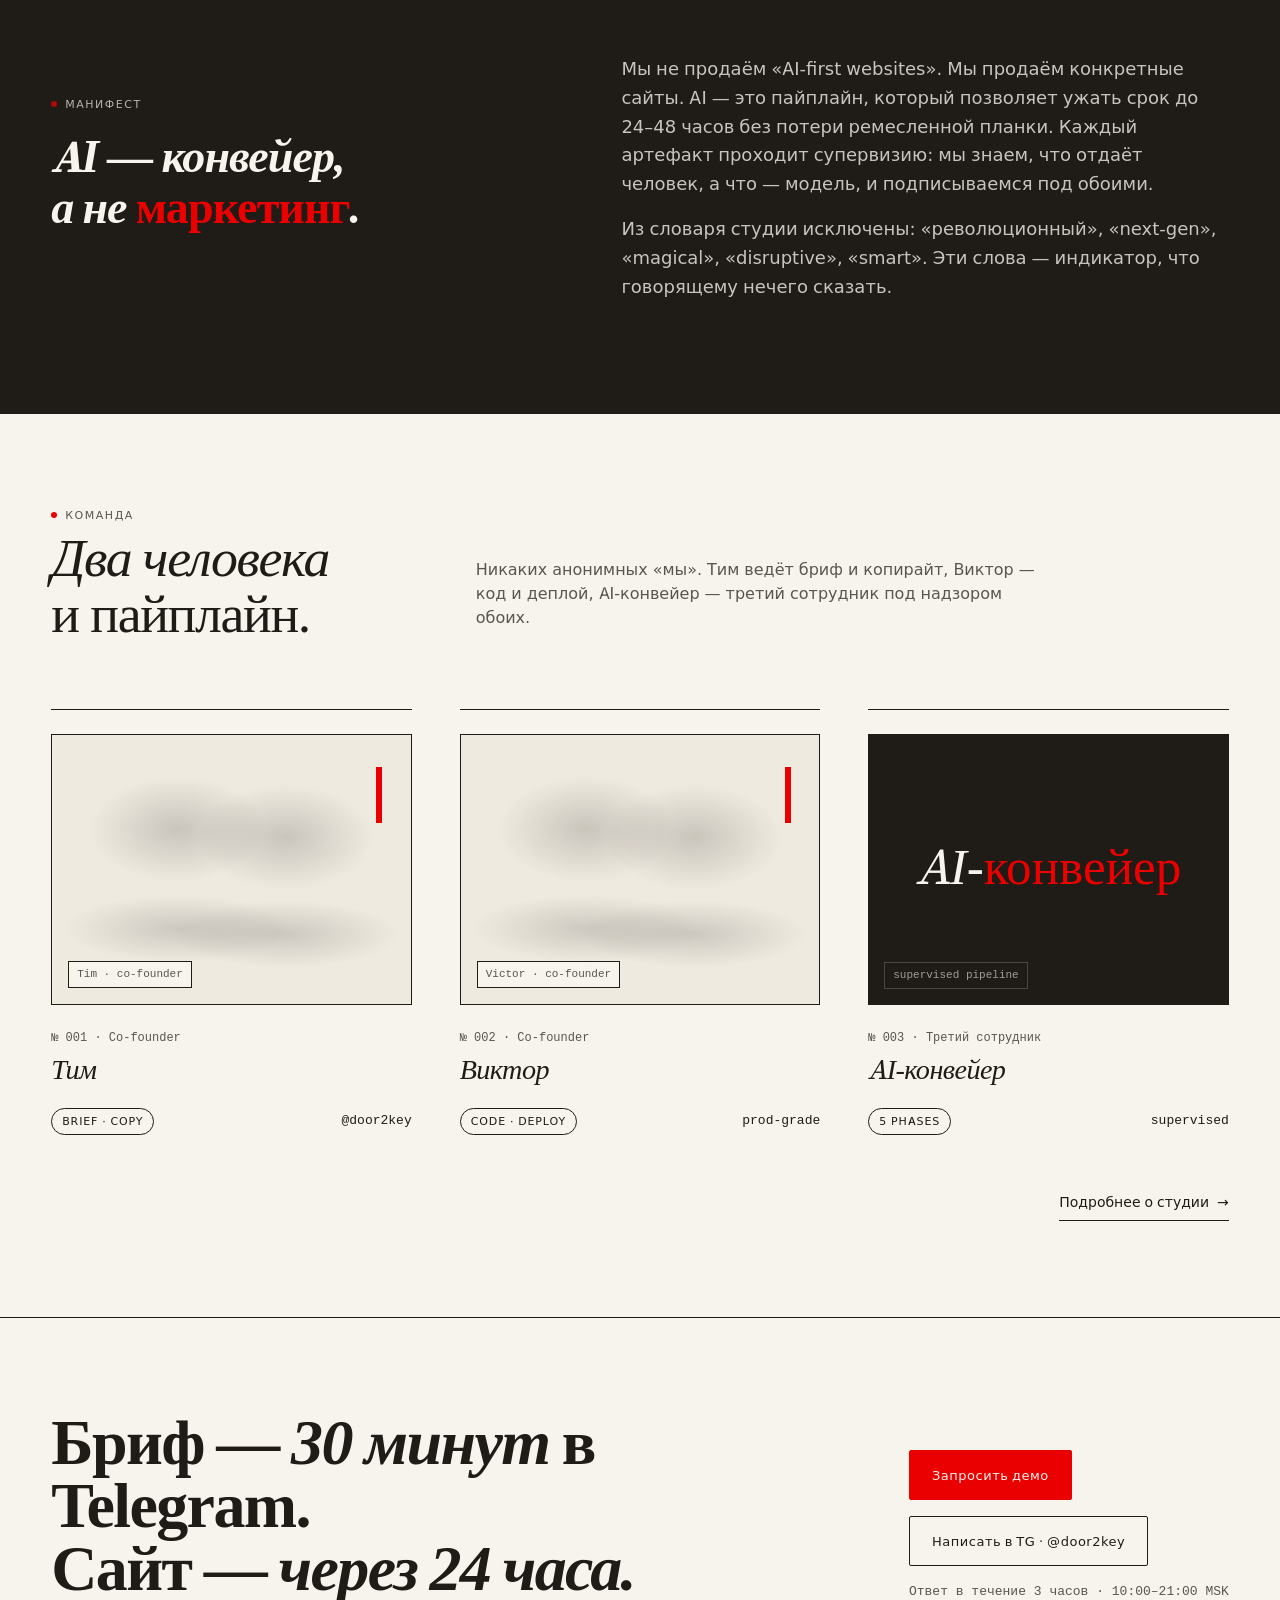
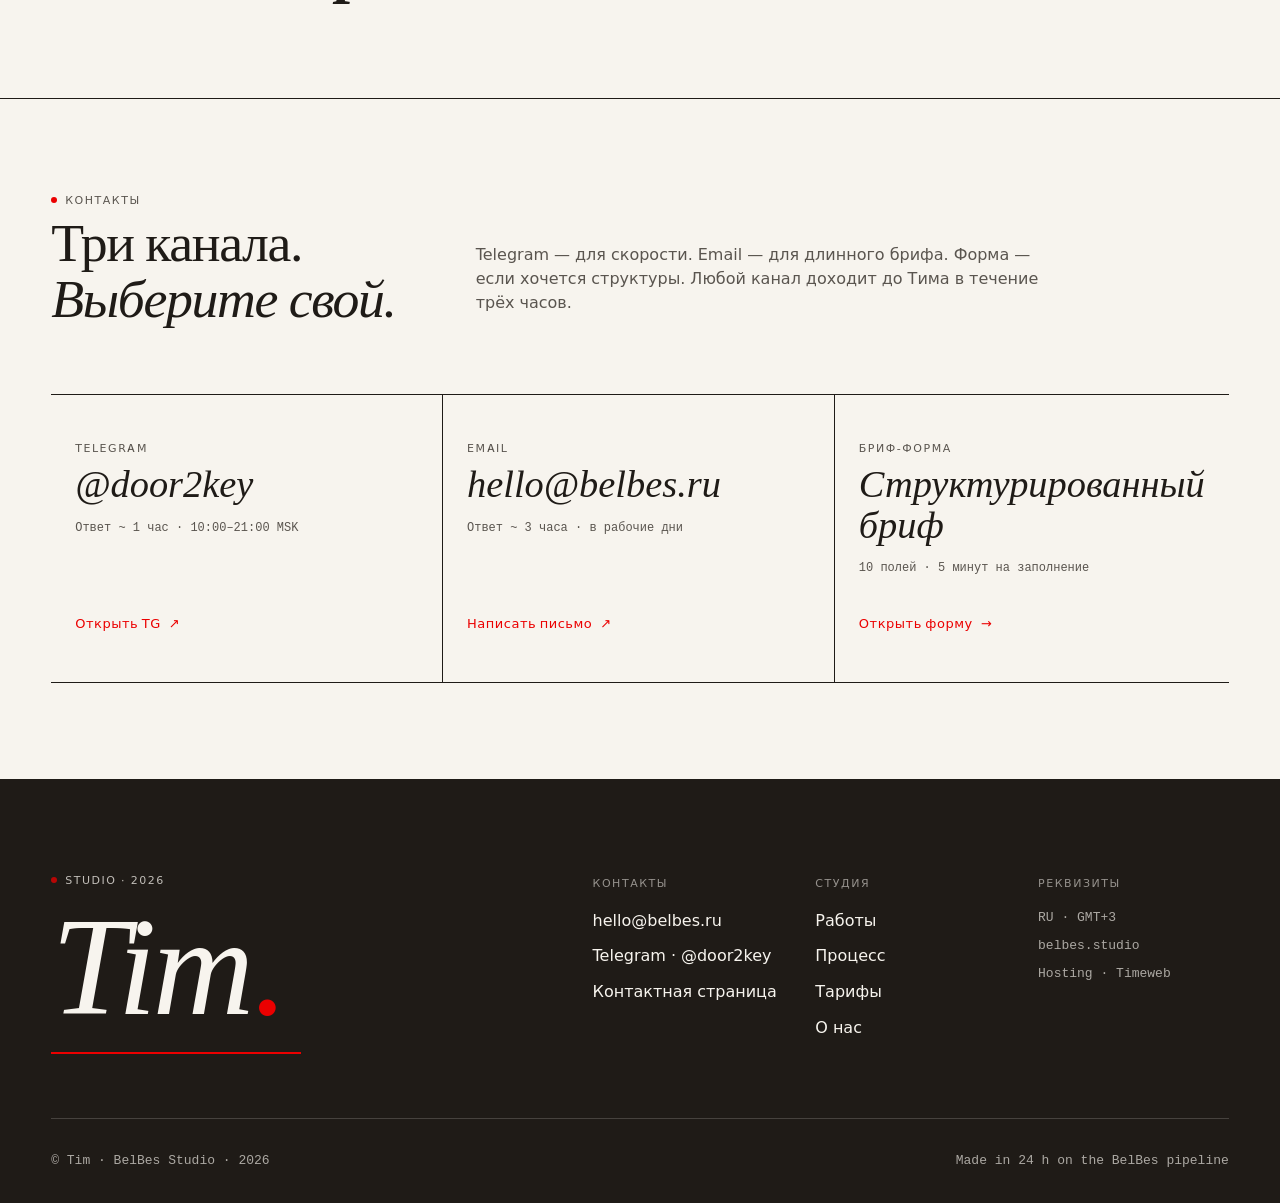
<file: project/index.html>
<!DOCTYPE html>
<html lang="ru">
<head>
<meta charset="UTF-8" />
<meta name="viewport" content="width=device-width, initial-scale=1" />
<title>BelBes Studio — Сайт под ключ за 24 часа</title>
<meta name="description" content="AI-driven студия. Сайт под ваш бизнес за 24-48 часов: реальная копия, дизайн под нишу, production-grade код." />
<link rel="stylesheet" href="assets/styles.css" />
</head>
<body data-screen-label="home">
<a class="bb-skip" href="#main">Перейти к контенту</a>
<div class="bb-page">

  <header class="bb-header">
    <a href="index.html" class="bb-wordmark">
      <span class="bb-wordmark-italic">Tim</span>
      <span class="bb-wordmark-tag">BelBes Studio</span>
    </a>
    <nav class="bb-nav" aria-label="Основная навигация">
      <a class="bb-nav-link is-active" href="index.html">Studio</a>
      <a class="bb-nav-link" href="how-it-works.html">Process</a>
      <a class="bb-nav-link" href="case-studies.html">Work</a>
      <a class="bb-nav-link" href="pricing.html">Pricing</a>
      <a class="bb-nav-link" href="about.html">About</a>
      <a class="bb-nav-link" href="contacts.html">Contact</a>
    </nav>
    <a class="bb-btn bb-btn-primary bb-btn-sm" href="contacts.html#brief">Запросить демо</a>
  </header>

  <main id="main">

    <section class="bb-hero" data-screen-label="home / hero" aria-labelledby="hero-title">
      <div class="bb-hero-rail">
        <div class="bb-rail bb-rail-v">№ 014 · MAY 2026 · MSK</div>
      </div>
      <div class="bb-hero-body">
        <div class="bb-eyebrow"><span class="dot"></span>Studio · since 2023</div>
        <h1 id="hero-title" class="bb-hero-title">
          <em>Сайт под ключ</em><br />
          за 24 часа<br />
          на собственном <em>AI-конвейере.</em>
        </h1>
        <p class="bb-hero-lede">
          Не шаблон. Конкретный сайт под ваш бизнес — с реальной копией,
          дизайном под нишу и production-grade кодом. Два человека и пайплайн,
          фиксированный срок, прозрачный процесс.
        </p>
        <div class="bb-hero-cta">
          <a class="bb-btn bb-btn-primary" href="contacts.html#brief">Запросить демо</a>
          <a class="bb-btn-link" href="case-studies.html">Смотреть работы <span class="bb-arr">→</span></a>
        </div>
      </div>
      <div class="bb-hero-meta">
        <div class="bb-photo-editorial" style="width:100%; aspect-ratio: 4/5;">
          <div class="bb-photo-accent"></div>
          <div class="bb-photo-cup"></div>
          <span class="bb-photo-corner">hero · 4:5</span>
          <span class="bb-photo-tag">editorial · cream + single red</span>
        </div>
      </div>
    </section>

    <section class="bb-section" data-screen-label="home / proposition" aria-labelledby="prop-title">
      <div class="container">
        <header class="bb-section-head">
          <div class="bb-section-head-stack">
            <div class="bb-eyebrow"><span class="dot"></span>Что мы делаем</div>
            <h2 id="prop-title" class="bb-section-title">
              Три тарифа. <em>Простыми словами.</em>
            </h2>
          </div>
          <p class="bb-section-kicker">
            Срок и цена — на первой строке. Никаких «от» и «по запросу». Внутри
            каждого тарифа — список того, что входит, и список того, что не
            входит.
          </p>
        </header>

        <div class="bb-tiers">
          <article class="bb-tier">
            <div class="bb-tier-eyebrow">
              <span class="bb-eyebrow">№ 01 · Landing</span>
              <span class="bb-tier-time">24 часа</span>
            </div>
            <h3 class="bb-tier-name"><em>Landing</em></h3>
            <div class="bb-tier-price">
              <span class="bb-tier-price-num">30 000</span>
              <span class="bb-tier-price-unit">RUB</span>
            </div>
            <div class="bb-tier-line"></div>
            <ul class="bb-tier-list">
              <li>Одна страница, плотный нарратив</li>
              <li>Мобильная адаптация</li>
              <li>Бриф-форма с уведомлением на почту</li>
              <li>Deploy на ваш домен</li>
              <li>Передача репозитория</li>
            </ul>
            <div class="bb-tier-cta">
              <a class="bb-btn-link" href="pricing.html#landing">Спецификация <span class="bb-arr">→</span></a>
            </div>
          </article>

          <article class="bb-tier is-feature">
            <div class="bb-tier-eyebrow">
              <span class="bb-eyebrow">№ 02 · Multipage</span>
              <span class="bb-tier-time">36 часов</span>
            </div>
            <h3 class="bb-tier-name"><em>Multipage</em></h3>
            <div class="bb-tier-price">
              <span class="bb-tier-price-num">60 000</span>
              <span class="bb-tier-price-unit">RUB</span>
            </div>
            <div class="bb-tier-line"></div>
            <ul class="bb-tier-list">
              <li>3–5 страниц</li>
              <li>Формы с валидацией и интеграцией</li>
              <li>Базовая аналитика и события</li>
              <li>Мобильная адаптация</li>
              <li>Deploy и сопровождение релиза</li>
            </ul>
            <div class="bb-tier-cta">
              <a class="bb-btn-link" href="pricing.html#multipage">Спецификация <span class="bb-arr">→</span></a>
            </div>
          </article>

          <article class="bb-tier">
            <div class="bb-tier-eyebrow">
              <span class="bb-eyebrow">№ 03 · Premium</span>
              <span class="bb-tier-time">48 часов</span>
            </div>
            <h3 class="bb-tier-name"><em>Premium</em></h3>
            <div class="bb-tier-price">
              <span class="bb-tier-price-num">100 000</span>
              <span class="bb-tier-price-unit">RUB</span>
            </div>
            <div class="bb-tier-line"></div>
            <ul class="bb-tier-list">
              <li>5+ страниц с editorial-пейсингом</li>
              <li>Отдельный мобильный флоу</li>
              <li>Кастомные анимации и motion-логика</li>
              <li>Глубокий копирайтинг под нишу</li>
              <li>Полный аналитический контур</li>
            </ul>
            <div class="bb-tier-cta">
              <a class="bb-btn-link" href="pricing.html#premium">Спецификация <span class="bb-arr">→</span></a>
            </div>
          </article>
        </div>
      </div>
    </section>

    <section class="bb-section" data-screen-label="home / process_overview" aria-labelledby="pn-title">
      <div class="container">
        <header class="bb-section-head">
          <div class="bb-section-head-stack">
            <div class="bb-eyebrow"><span class="dot"></span>AI-конвейер</div>
            <h2 id="pn-title" class="bb-section-title">
              Пять фаз. Никаких <em>«магических чёрных ящиков».</em>
            </h2>
          </div>
          <p class="bb-section-kicker">
            Мы не прячемся за обобщением «AI-powered». Конвейер — это пять
            именованных фаз, каждая из которых имеет вход и выход. Тим ведёт
            бриф, Виктор отвечает за код, конвейер — за остальное под надзором.
          </p>
        </header>

        <div class="bb-process-narrative">
          <div class="bb-pn-cell">
            <div class="bb-pn-num">01 / Brief</div>
            <div class="bb-pn-name">Бриф.</div>
            <div class="bb-pn-tag">Telegram · 30 минут</div>
            <div class="bb-pn-body">Структурированный диалог в TG. Мы пишем brief.json: ниша, аудитория, оффер, ограничения. Никаких «расскажите о себе».</div>
            <div class="bb-pn-arrow" aria-hidden="true"></div>
          </div>
          <div class="bb-pn-cell">
            <div class="bb-pn-num">02 / Research</div>
            <div class="bb-pn-name">Ниша.</div>
            <div class="bb-pn-tag">Конкурентный ландшафт</div>
            <div class="bb-pn-body">Карта визуальных тропов в нише и список того, что переиспользовано до тошноты. Ищем недоиспользованные направления.</div>
            <div class="bb-pn-arrow" aria-hidden="true"></div>
          </div>
          <div class="bb-pn-cell">
            <div class="bb-pn-num">03 / Synthesizer</div>
            <div class="bb-pn-name">Синтез.</div>
            <div class="bb-pn-tag">Style vector · sitemap</div>
            <div class="bb-pn-body">Вектор стиль-измерений, инвариант цвета, типографическая пара, sitemap, image- и video-брифы.</div>
            <div class="bb-pn-arrow" aria-hidden="true"></div>
          </div>
          <div class="bb-pn-cell">
            <div class="bb-pn-num">04 / Stagehand</div>
            <div class="bb-pn-name">Сборка.</div>
            <div class="bb-pn-tag">HTML · CSS · JS</div>
            <div class="bb-pn-body">Production-grade код: семантика, a11y, адаптивность под три вьюпорта. Никаких сборщиков-комбайнов «на всякий случай».</div>
            <div class="bb-pn-arrow" aria-hidden="true"></div>
          </div>
          <div class="bb-pn-cell">
            <div class="bb-pn-num">05 / Downstream</div>
            <div class="bb-pn-name">Релиз.</div>
            <div class="bb-pn-tag">QA · deploy · Timeweb</div>
            <div class="bb-pn-body">Генерация финальных изображений и видео, копирайт-полишинг, QA-гейты, деплой на Timeweb или ваш хост.</div>
          </div>
        </div>

        <div style="margin-top: var(--sp-7); display: flex; justify-content: flex-end;">
          <a class="bb-btn-link" href="how-it-works.html">Разобрать каждую фазу <span class="bb-arr">→</span></a>
        </div>
      </div>
    </section>

    <section class="bb-section" data-screen-label="home / case_studies_preview" aria-labelledby="cases-title">
      <div class="container">
        <header class="bb-section-head">
          <div class="bb-section-head-stack">
            <div class="bb-eyebrow"><span class="dot"></span>Selected work</div>
            <h2 id="cases-title" class="bb-section-title">
              Каждый сайт — <em>конкретная задача,</em> не шаблон.
            </h2>
          </div>
          <p class="bb-section-kicker">
            Метрики, которые мы считаем: часы до деплоя, число секций, заявки в
            первую неделю. Не «удовлетворённость» и не «впечатление».
          </p>
        </header>

        <div class="bb-work-grid">
          <a class="bb-work-card" href="case-study.html?slug=yuumae">
            <div class="bb-work-photo bb-photo-case"><div class="bb-photo-accent"></div><span class="bb-photo-tag">Yuumae · clinic site</span></div>
            <div class="bb-work-meta">
              <div class="bb-work-num">№ 014 · Multipage</div>
              <div class="bb-work-title"><em>Клиника Yuumae</em> — сайт за 28 часов</div>
              <div class="bb-work-foot">
                <span class="bb-chip">Clinic · RU/EN</span>
                <span class="bb-mono">28 ч · 7 секций</span>
              </div>
            </div>
          </a>
          <a class="bb-work-card" href="case-study.html?slug=norma">
            <div class="bb-work-photo bb-photo-case"><div class="bb-photo-accent"></div><span class="bb-photo-tag">Norma · campaign landing</span></div>
            <div class="bb-work-meta">
              <div class="bb-work-num">№ 013 · Landing</div>
              <div class="bb-work-title"><em>Norma Coffee</em> — лендинг под кампанию</div>
              <div class="bb-work-foot">
                <span class="bb-chip">Retail · RU</span>
                <span class="bb-mono">22 ч · 1 секция</span>
              </div>
            </div>
          </a>
          <a class="bb-work-card" href="case-study.html?slug=atelier">
            <div class="bb-work-photo bb-photo-case"><div class="bb-photo-accent"></div><span class="bb-photo-tag">Atelier · architect portfolio</span></div>
            <div class="bb-work-meta">
              <div class="bb-work-num">№ 012 · Premium</div>
              <div class="bb-work-title"><em>Atelier Pavlov</em> — портфолио архитектора</div>
              <div class="bb-work-foot">
                <span class="bb-chip">Studio · RU/EN</span>
                <span class="bb-mono">31 ч · 9 секций</span>
              </div>
            </div>
          </a>
          <a class="bb-work-card" href="case-study.html?slug=stack">
            <div class="bb-work-photo bb-photo-case"><div class="bb-photo-accent"></div><span class="bb-photo-tag">Stack.fi · B2B SaaS</span></div>
            <div class="bb-work-meta">
              <div class="bb-work-num">№ 011 · Multipage</div>
              <div class="bb-work-title"><em>Stack.fi</em> — маркетинг для B2B-стартапа</div>
              <div class="bb-work-foot">
                <span class="bb-chip">SaaS · EN</span>
                <span class="bb-mono">26 ч · 5 секций</span>
              </div>
            </div>
          </a>
        </div>

        <div style="margin-top: var(--sp-7); display: flex; justify-content: flex-end;">
          <a class="bb-btn-link" href="case-studies.html">Все кейсы <span class="bb-arr">→</span></a>
        </div>
      </div>
    </section>

    <section class="bb-section bb-section-inverse" data-screen-label="home / pull">
      <div class="container">
        <div class="bb-two-col" style="align-items: center;">
          <div>
            <div class="bb-eyebrow on-dark"><span class="dot"></span>Манифест</div>
            <h2 class="bb-pullquote" style="margin-top: var(--sp-5); color: var(--fg-inverse);">
              <em>AI — конвейер,</em><br />а не <span class="accent">маркетинг</span>.
            </h2>
          </div>
          <div style="color: rgba(247,244,238,0.78); font-size: 18px; line-height: 1.6; max-width: 56ch;">
            <p>Мы не продаём «AI-first websites». Мы продаём конкретные сайты. AI — это
            пайплайн, который позволяет ужать срок до 24–48 часов без потери
            ремесленной планки. Каждый артефакт проходит супервизию: мы знаем,
            что отдаёт человек, а что — модель, и подписываемся под обоими.</p>
            <p style="margin-top: var(--sp-4);">Из словаря студии исключены: «революционный»,
            «next-gen», «magical», «disruptive», «smart». Эти слова — индикатор,
            что говорящему нечего сказать.</p>
          </div>
        </div>
      </div>
    </section>

    <section class="bb-section" data-screen-label="home / team_preview" aria-labelledby="team-title">
      <div class="container">
        <header class="bb-section-head">
          <div class="bb-section-head-stack">
            <div class="bb-eyebrow"><span class="dot"></span>Команда</div>
            <h2 id="team-title" class="bb-section-title">
              <em>Два человека</em> и пайплайн.
            </h2>
          </div>
          <p class="bb-section-kicker">
            Никаких анонимных «мы». Тим ведёт бриф и копирайт, Виктор — код и
            деплой, AI-конвейер — третий сотрудник под надзором обоих.
          </p>
        </header>

        <div class="bb-work-grid" style="grid-template-columns: 1fr 1fr 1fr;">
          <div class="bb-work-card" style="cursor: default;">
            <div class="bb-work-photo bb-photo-portrait"><span class="bb-photo-tag">Tim · co-founder</span></div>
            <div class="bb-work-meta">
              <div class="bb-work-num">№ 001 · Co-founder</div>
              <div class="bb-work-title"><em>Тим</em></div>
              <div class="bb-work-foot">
                <span class="bb-chip">Brief · copy</span>
                <span class="bb-mono">@door2key</span>
              </div>
            </div>
          </div>
          <div class="bb-work-card" style="cursor: default;">
            <div class="bb-work-photo bb-photo-portrait"><span class="bb-photo-tag">Victor · co-founder</span></div>
            <div class="bb-work-meta">
              <div class="bb-work-num">№ 002 · Co-founder</div>
              <div class="bb-work-title"><em>Виктор</em></div>
              <div class="bb-work-foot">
                <span class="bb-chip">Code · deploy</span>
                <span class="bb-mono">prod-grade</span>
              </div>
            </div>
          </div>
          <div class="bb-work-card" style="cursor: default;">
            <div class="bb-work-photo" style="background: var(--bb-ink); position: relative; aspect-ratio: 4/3;">
              <div style="position: absolute; inset: 0; display: flex; align-items: center; justify-content: center; color: var(--bb-cream); font-family: var(--font-display); font-style: italic; font-size: clamp(28px, 4vw, 56px);">
                <span style="color: var(--bb-cream);">AI-</span><span style="color: var(--bb-red); font-style: normal;">конвейер</span>
              </div>
              <span class="bb-photo-tag" style="background: var(--bb-ink); color: rgba(247,244,238,0.6); border-color: rgba(247,244,238,0.2);">supervised pipeline</span>
            </div>
            <div class="bb-work-meta">
              <div class="bb-work-num">№ 003 · Третий сотрудник</div>
              <div class="bb-work-title"><em>AI-конвейер</em></div>
              <div class="bb-work-foot">
                <span class="bb-chip">5 phases</span>
                <span class="bb-mono">supervised</span>
              </div>
            </div>
          </div>
        </div>

        <div style="margin-top: var(--sp-7); display: flex; justify-content: flex-end;">
          <a class="bb-btn-link" href="about.html">Подробнее о студии <span class="bb-arr">→</span></a>
        </div>
      </div>
    </section>

    <section class="bb-section" data-screen-label="home / cta" id="brief">
      <div class="container">
        <div class="bb-cta-banner" style="border: 0; padding: 0;">
          <h2 class="bb-cta-banner-title">
            Бриф — <em>30 минут</em> в Telegram.<br />Сайт — <em>через 24 часа.</em>
          </h2>
          <div class="bb-cta-banner-side">
            <a class="bb-btn bb-btn-primary" href="contacts.html#brief">Запросить демо</a>
            <a class="bb-btn bb-btn-ghost" href="https://t.me/door2key">Написать в TG · @door2key</a>
            <span class="bb-mono" style="color: var(--fg-muted);">Ответ в течение 3 часов · 10:00–21:00 MSK</span>
          </div>
        </div>
      </div>
    </section>

    <section class="bb-section" data-screen-label="home / contacts" aria-labelledby="contacts-title">
      <div class="container">
        <header class="bb-section-head">
          <div class="bb-section-head-stack">
            <div class="bb-eyebrow"><span class="dot"></span>Контакты</div>
            <h2 id="contacts-title" class="bb-section-title">Три канала. <em>Выберите свой.</em></h2>
          </div>
          <p class="bb-section-kicker">
            Telegram — для скорости. Email — для длинного брифа. Форма — если
            хочется структуры. Любой канал доходит до Тима в течение трёх часов.
          </p>
        </header>

        <div class="bb-channels">
          <a class="bb-channel" href="https://t.me/door2key">
            <span class="bb-eyebrow">Telegram</span>
            <span class="bb-channel-h"><em>@door2key</em></span>
            <span class="bb-channel-meta">Ответ ~ 1 час · 10:00–21:00 MSK</span>
            <span class="bb-channel-arr">Открыть TG <span class="bb-arr">↗</span></span>
          </a>
          <a class="bb-channel" href="mailto:hello@belbes.ru">
            <span class="bb-eyebrow">Email</span>
            <span class="bb-channel-h"><em>hello@belbes.ru</em></span>
            <span class="bb-channel-meta">Ответ ~ 3 часа · в рабочие дни</span>
            <span class="bb-channel-arr">Написать письмо <span class="bb-arr">↗</span></span>
          </a>
          <a class="bb-channel" href="contacts.html#brief">
            <span class="bb-eyebrow">Бриф-форма</span>
            <span class="bb-channel-h"><em>Структурированный</em> бриф</span>
            <span class="bb-channel-meta">10 полей · 5 минут на заполнение</span>
            <span class="bb-channel-arr">Открыть форму <span class="bb-arr">→</span></span>
          </a>
        </div>
      </div>
    </section>

  </main>

  <footer class="bb-footer">
    <div class="bb-footer-top">
      <div>
        <div class="bb-eyebrow on-dark"><span class="dot"></span>Studio · 2026</div>
        <div class="bb-footer-mark">Tim<span class="bb-footer-mark-dot">.</span></div>
        <div class="bb-footer-rule"></div>
      </div>
      <div class="bb-footer-cols">
        <div>
          <div class="bb-footer-h">Контакты</div>
          <a href="mailto:hello@belbes.ru">hello@belbes.ru</a>
          <a href="https://t.me/door2key">Telegram · @door2key</a>
          <a href="contacts.html">Контактная страница</a>
        </div>
        <div>
          <div class="bb-footer-h">Студия</div>
          <a href="case-studies.html">Работы</a>
          <a href="how-it-works.html">Процесс</a>
          <a href="pricing.html">Тарифы</a>
          <a href="about.html">О нас</a>
        </div>
        <div>
          <div class="bb-footer-h">Реквизиты</div>
          <span class="bb-mono" style="color: rgba(247,244,238,0.65);">RU · GMT+3</span>
          <span class="bb-mono" style="color: rgba(247,244,238,0.65);">belbes.studio</span>
          <span class="bb-mono" style="color: rgba(247,244,238,0.65);">Hosting · Timeweb</span>
        </div>
      </div>
    </div>
    <div class="bb-footer-bot">
      <span class="bb-mono">© Tim · BelBes Studio · 2026</span>
      <span class="bb-mono">Made in 24 h on the BelBes pipeline</span>
    </div>
  </footer>

</div>
</body>
</html>
</file>
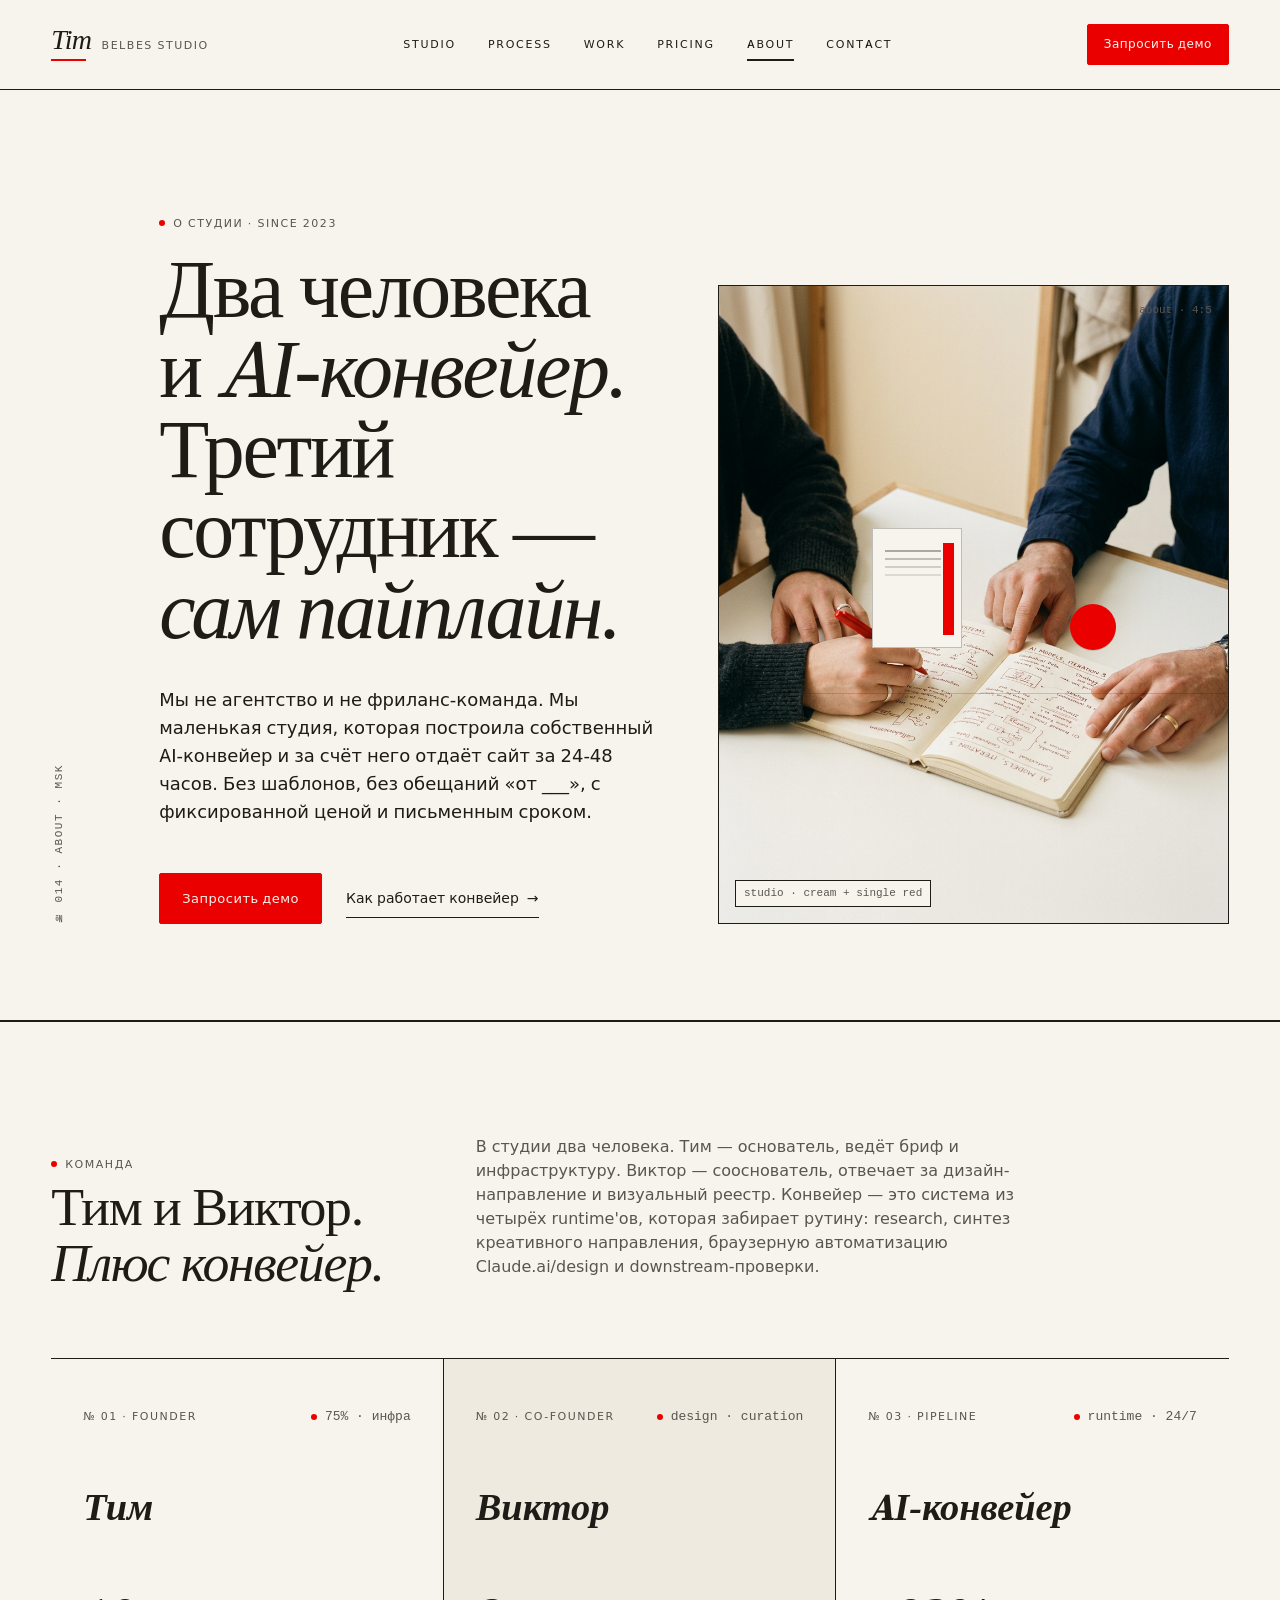
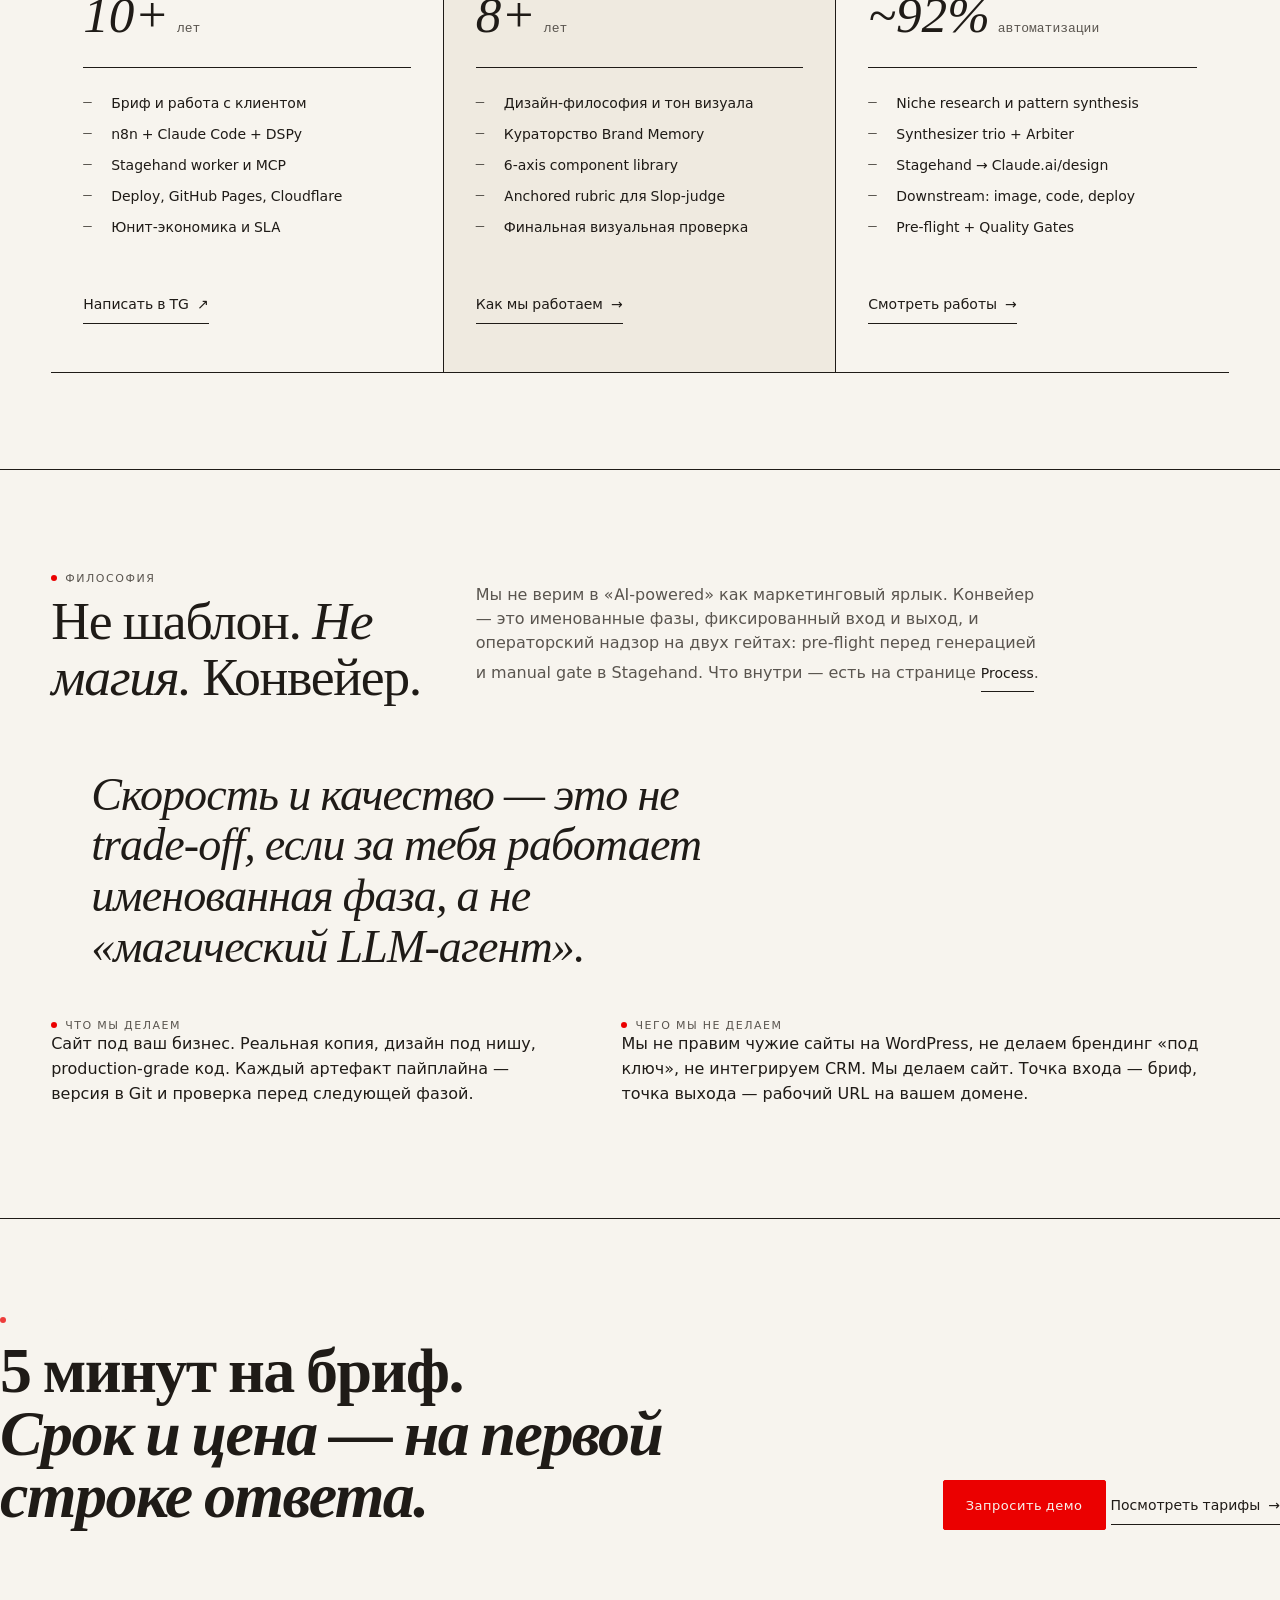
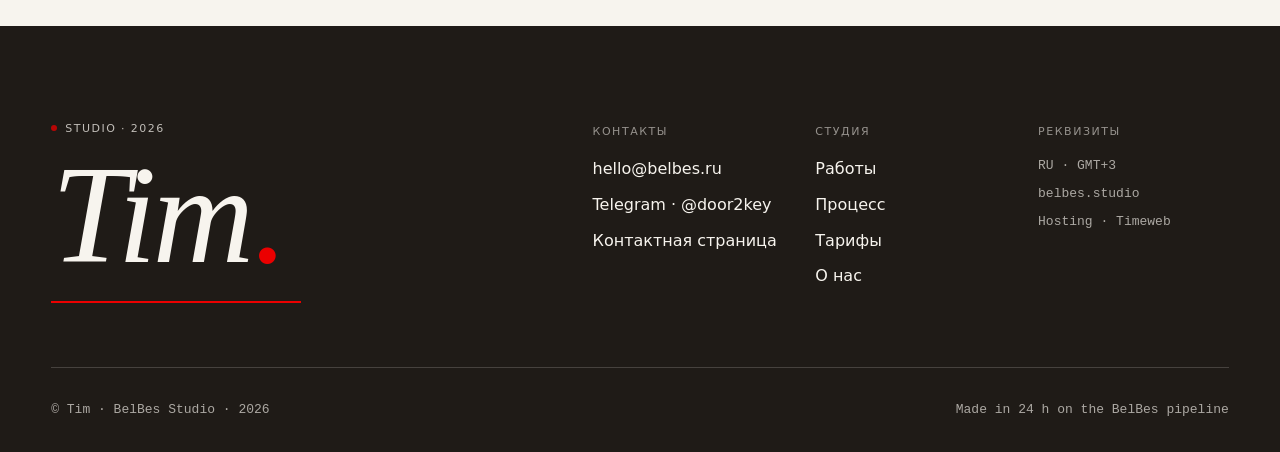
<file: about.html>
<!DOCTYPE html>
<html lang="ru">
<head>
<meta charset="UTF-8" />
<meta name="viewport" content="width=device-width, initial-scale=1" />
<title>О студии — BelBes Studio</title>
<meta name="description" content="BelBes Studio — два человека и AI-конвейер. Мы делаем сайт под ключ за 24-48 часов: фиксированный срок, прозрачный процесс, production-grade код." />
<link rel="stylesheet" href="assets/styles.css" />
</head>
<body data-screen-label="about">
<a class="bb-skip" href="#main">Перейти к контенту</a>
<div class="bb-page">

  <header class="bb-header">
    <a href="index.html" class="bb-wordmark">
      <span class="bb-wordmark-italic">Tim</span>
      <span class="bb-wordmark-tag">BelBes Studio</span>
    </a>
    <nav class="bb-nav" aria-label="Основная навигация">
      <a class="bb-nav-link" href="index.html">Studio</a>
      <a class="bb-nav-link" href="how-it-works.html">Process</a>
      <a class="bb-nav-link" href="case-studies.html">Work</a>
      <a class="bb-nav-link" href="pricing.html">Pricing</a>
      <a class="bb-nav-link is-active" href="about.html">About</a>
      <a class="bb-nav-link" href="contacts.html">Contact</a>
    </nav>
    <a class="bb-btn bb-btn-primary bb-btn-sm" href="contacts.html#brief">Запросить демо</a>
  </header>

  <main id="main">

    <section class="bb-hero" data-screen-label="about / hero" aria-labelledby="about-title">
      <div class="bb-hero-rail">
        <div class="bb-rail bb-rail-v">№ 014 · ABOUT · MSK</div>
      </div>
      <div class="bb-hero-body">
        <div class="bb-eyebrow"><span class="dot"></span>О студии · since 2023</div>
        <h1 id="about-title" class="bb-hero-title">
          Два человека и <em>AI-конвейер.</em><br />
          Третий сотрудник —<br />
          <em>сам пайплайн.</em>
        </h1>
        <p class="bb-hero-lede">
          Мы не агентство и не фриланс-команда. Мы маленькая студия, которая
          построила собственный AI-конвейер и за счёт него отдаёт сайт за
          24-48 часов. Без шаблонов, без обещаний «от ___», с фиксированной
          ценой и письменным сроком.
        </p>
        <div class="bb-hero-cta">
          <a class="bb-btn bb-btn-primary" href="contacts.html#brief">Запросить демо</a>
          <a class="bb-btn-link" href="how-it-works.html">Как работает конвейер <span class="bb-arr">→</span></a>
        </div>
      </div>
      <div class="bb-hero-meta">
        <div class="bb-photo-editorial" style="width:100%; aspect-ratio: 4/5;"><img class="bb-photo-img" src="assets/img/founders_portrait.jpg" alt="Руки соавторов студии за столом, красная ручка как акцент" loading="lazy" width="800" height="1000" style="width:100%;height:100%;object-fit:cover;display:block;position:absolute;inset:0;z-index:0;">
          <div class="bb-photo-accent"></div>
          <div class="bb-photo-cup"></div>
          <span class="bb-photo-corner">about · 4:5</span>
          <span class="bb-photo-tag">studio · cream + single red</span>
        </div>
      </div>
    </section>

    <section class="bb-section" data-screen-label="about / team" aria-labelledby="team-title">
      <div class="container">
        <header class="bb-section-head">
          <div class="bb-section-head-stack">
            <div class="bb-eyebrow"><span class="dot"></span>Команда</div>
            <h2 id="team-title" class="bb-section-title">
              Тим и Виктор. <em>Плюс конвейер.</em>
            </h2>
          </div>
          <p class="bb-section-kicker">
            В студии два человека. Тим — основатель, ведёт бриф и инфраструктуру.
            Виктор — сооснователь, отвечает за дизайн-направление и
            визуальный реестр. Конвейер — это система из четырёх runtime'ов,
            которая забирает рутину: research, синтез креативного направления,
            браузерную автоматизацию Claude.ai/design и downstream-проверки.
          </p>
        </header>

        <div class="bb-tiers">
          <article class="bb-tier">
            <div class="bb-tier-eyebrow">
              <span class="bb-eyebrow">№ 01 · Founder</span>
              <span class="bb-tier-time">75% · инфра</span>
            </div>
            <h3 class="bb-tier-name"><em>Тим</em></h3>
            <div class="bb-tier-price">
              <span class="bb-tier-price-num">10+</span>
              <span class="bb-tier-price-unit">лет</span>
            </div>
            <div class="bb-tier-line"></div>
            <ul class="bb-tier-list">
              <li>Бриф и работа с клиентом</li>
              <li>n8n + Claude Code + DSPy</li>
              <li>Stagehand worker и MCP</li>
              <li>Deploy, GitHub Pages, Cloudflare</li>
              <li>Юнит-экономика и SLA</li>
            </ul>
            <div class="bb-tier-cta">
              <a class="bb-btn-link" href="https://t.me/door2key">Написать в TG <span class="bb-arr">↗</span></a>
            </div>
          </article>

          <article class="bb-tier is-feature">
            <div class="bb-tier-eyebrow">
              <span class="bb-eyebrow">№ 02 · Co-founder</span>
              <span class="bb-tier-time">design · curation</span>
            </div>
            <h3 class="bb-tier-name"><em>Виктор</em></h3>
            <div class="bb-tier-price">
              <span class="bb-tier-price-num">8+</span>
              <span class="bb-tier-price-unit">лет</span>
            </div>
            <div class="bb-tier-line"></div>
            <ul class="bb-tier-list">
              <li>Дизайн-философия и тон визуала</li>
              <li>Кураторство Brand Memory</li>
              <li>6-axis component library</li>
              <li>Anchored rubric для Slop-judge</li>
              <li>Финальная визуальная проверка</li>
            </ul>
            <div class="bb-tier-cta">
              <a class="bb-btn-link" href="how-it-works.html">Как мы работаем <span class="bb-arr">→</span></a>
            </div>
          </article>

          <article class="bb-tier">
            <div class="bb-tier-eyebrow">
              <span class="bb-eyebrow">№ 03 · Pipeline</span>
              <span class="bb-tier-time">runtime · 24/7</span>
            </div>
            <h3 class="bb-tier-name"><em>AI-конвейер</em></h3>
            <div class="bb-tier-price">
              <span class="bb-tier-price-num">~92%</span>
              <span class="bb-tier-price-unit">автоматизации</span>
            </div>
            <div class="bb-tier-line"></div>
            <ul class="bb-tier-list">
              <li>Niche research и pattern synthesis</li>
              <li>Synthesizer trio + Arbiter</li>
              <li>Stagehand → Claude.ai/design</li>
              <li>Downstream: image, code, deploy</li>
              <li>Pre-flight + Quality Gates</li>
            </ul>
            <div class="bb-tier-cta">
              <a class="bb-btn-link" href="case-studies.html">Смотреть работы <span class="bb-arr">→</span></a>
            </div>
          </article>
        </div>
      </div>
    </section>

    <section class="bb-section" data-screen-label="about / philosophy" aria-labelledby="phil-title">
      <div class="container">
        <header class="bb-section-head">
          <div class="bb-section-head-stack">
            <div class="bb-eyebrow"><span class="dot"></span>Философия</div>
            <h2 id="phil-title" class="bb-section-title">
              Не шаблон. <em>Не магия.</em> Конвейер.
            </h2>
          </div>
          <p class="bb-section-kicker">
            Мы не верим в «AI-powered» как маркетинговый ярлык. Конвейер — это
            именованные фазы, фиксированный вход и выход, и операторский надзор
            на двух гейтах: pre-flight перед генерацией и manual gate в
            Stagehand. Что внутри — есть на странице
            <a class="bb-btn-link" href="how-it-works.html">Process</a>.
          </p>
        </header>

        <blockquote class="bb-pullquote">
          <em>Скорость и качество — это не trade-off, если за тебя работает
          именованная фаза, а не «магический LLM-агент».</em>
        </blockquote>

        <div class="bb-two-col">
          <div>
            <div class="bb-eyebrow"><span class="dot"></span>Что мы делаем</div>
            <p>Сайт под ваш бизнес. Реальная копия, дизайн под нишу,
            production-grade код. Каждый артефакт пайплайна — версия в Git и
            проверка перед следующей фазой.</p>
          </div>
          <div>
            <div class="bb-eyebrow"><span class="dot"></span>Чего мы не делаем</div>
            <p>Мы не правим чужие сайты на WordPress, не делаем брендинг
            «под ключ», не интегрируем CRM. Мы делаем сайт. Точка входа —
            бриф, точка выхода — рабочий URL на вашем домене.</p>
          </div>
        </div>
      </div>
    </section>

    <section class="bb-section bb-cta-banner" data-screen-label="about / cta">
      <div class="bb-cta-banner-side">
        <div class="bb-eyebrow on-dark"><span class="dot"></span>Готовы начать?</div>
        <h2 class="bb-cta-banner-title">
          5 минут на бриф.<br /><em>Срок и цена — на первой строке ответа.</em>
        </h2>
      </div>
      <div>
        <a class="bb-btn bb-btn-primary" href="contacts.html#brief">Запросить демо</a>
        <a class="bb-btn-link on-dark" href="pricing.html">Посмотреть тарифы <span class="bb-arr">→</span></a>
      </div>
    </section>

  </main>

  <footer class="bb-footer">
    <div class="bb-footer-top">
      <div>
        <div class="bb-eyebrow on-dark"><span class="dot"></span>Studio · 2026</div>
        <div class="bb-footer-mark">Tim<span class="bb-footer-mark-dot">.</span></div>
        <div class="bb-footer-rule"></div>
      </div>
      <div class="bb-footer-cols">
        <div>
          <div class="bb-footer-h">Контакты</div>
          <a href="mailto:hello@belbes.ru">hello@belbes.ru</a>
          <a href="https://t.me/door2key">Telegram · @door2key</a>
          <a href="contacts.html">Контактная страница</a>
        </div>
        <div>
          <div class="bb-footer-h">Студия</div>
          <a href="case-studies.html">Работы</a>
          <a href="how-it-works.html">Процесс</a>
          <a href="pricing.html">Тарифы</a>
          <a href="about.html">О нас</a>
        </div>
        <div>
          <div class="bb-footer-h">Реквизиты</div>
          <span class="bb-mono" style="color: rgba(247,244,238,0.65);">RU · GMT+3</span>
          <span class="bb-mono" style="color: rgba(247,244,238,0.65);">belbes.studio</span>
          <span class="bb-mono" style="color: rgba(247,244,238,0.65);">Hosting · Timeweb</span>
        </div>
      </div>
    </div>
    <div class="bb-footer-bot">
      <span class="bb-mono">© Tim · BelBes Studio · 2026</span>
      <span class="bb-mono">Made in 24 h on the BelBes pipeline</span>
    </div>
  </footer>

</div>
</body>
</html>
</file>
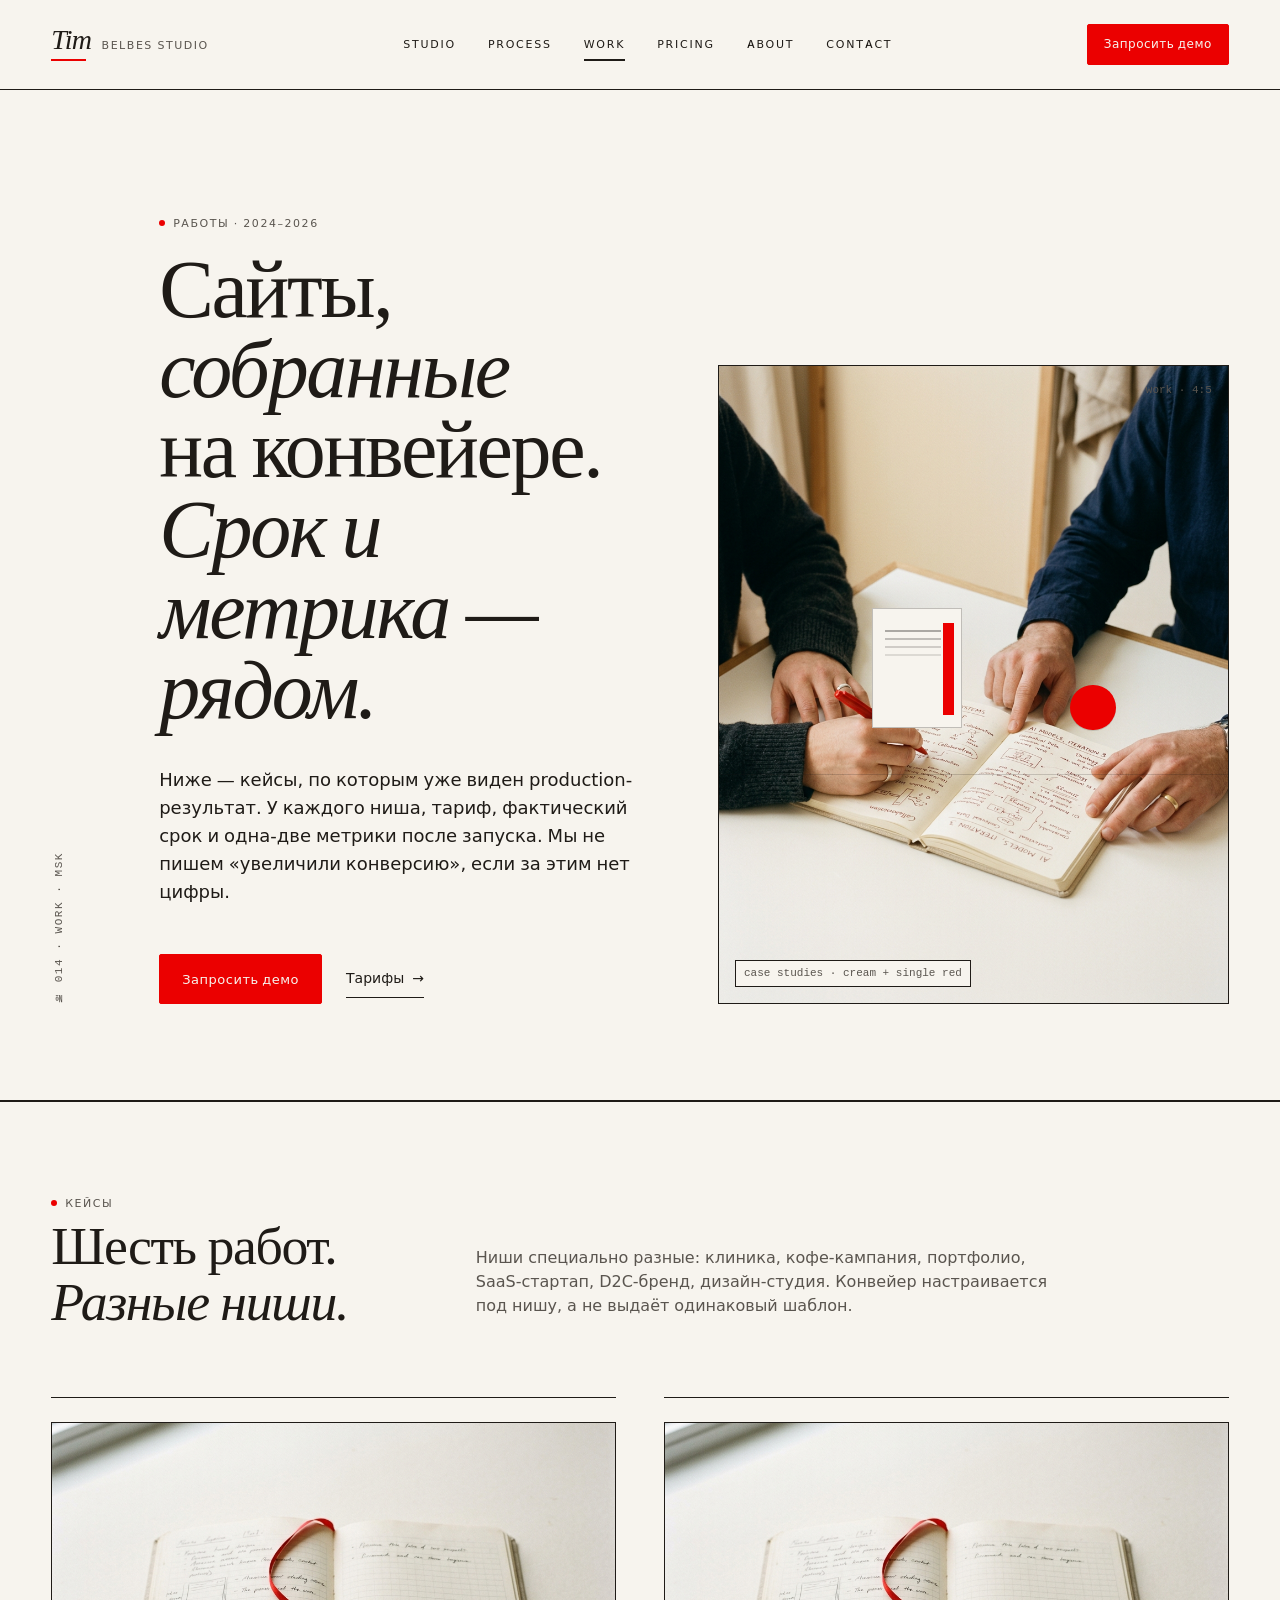
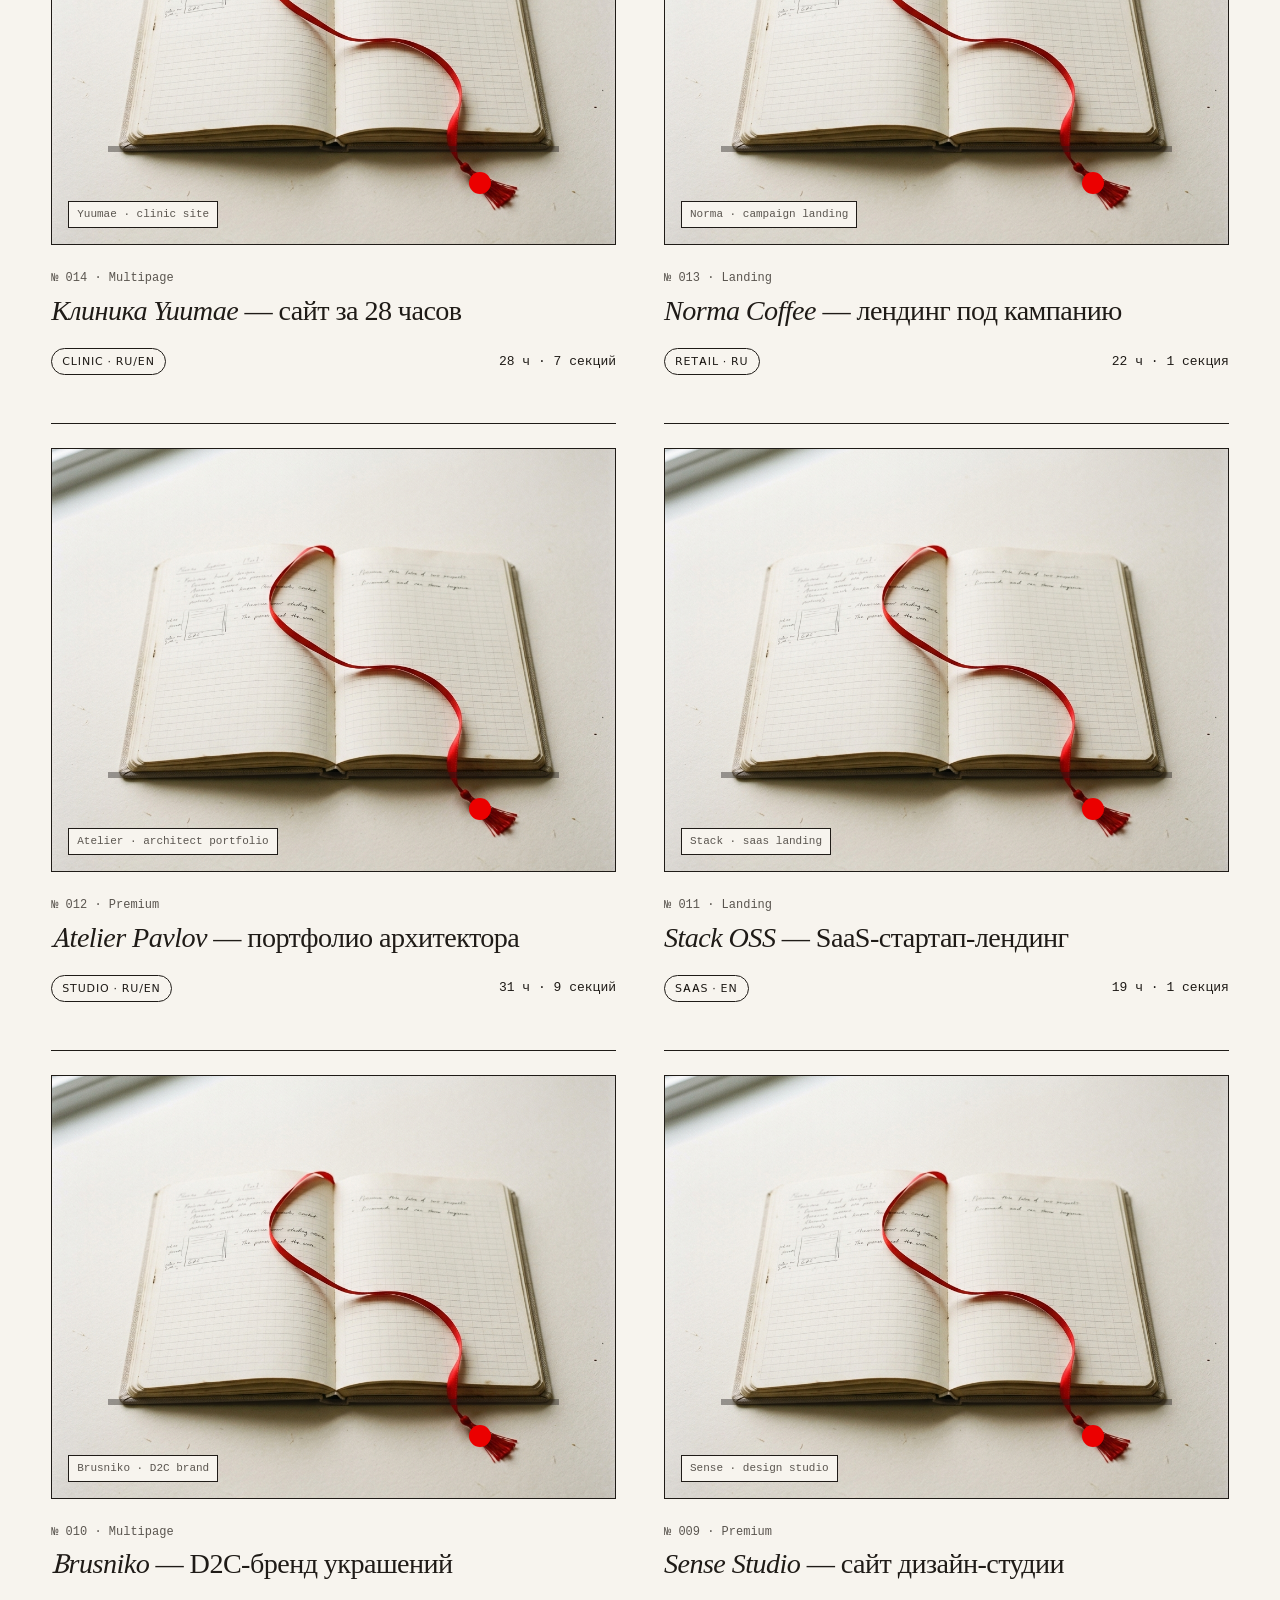
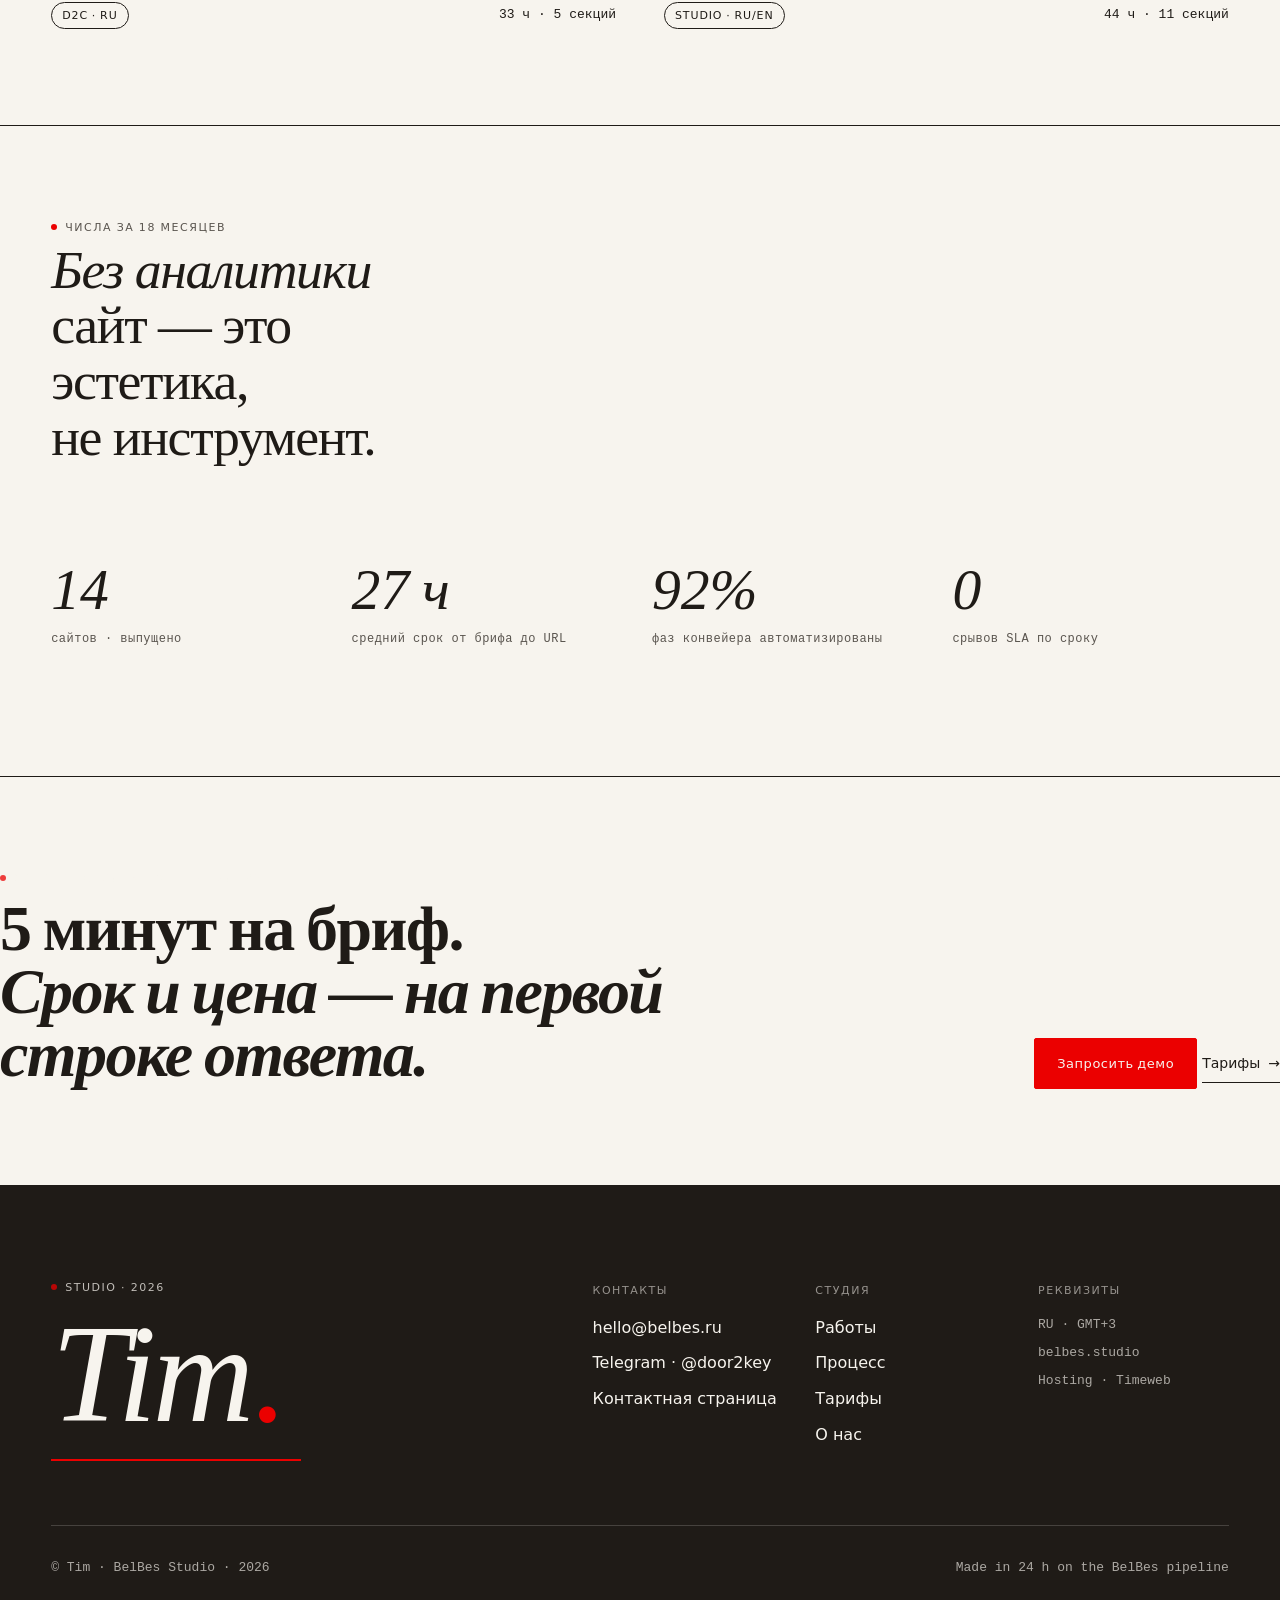
<file: case-studies.html>
<!DOCTYPE html>
<html lang="ru">
<head>
<meta charset="UTF-8" />
<meta name="viewport" content="width=device-width, initial-scale=1" />
<title>Работы — BelBes Studio</title>
<meta name="description" content="Кейсы BelBes Studio: сайты, сделанные за 24-48 часов на AI-конвейере. Клиника, кампания-лендинг, портфолио архитектора, SaaS-стартап и больше." />
<link rel="stylesheet" href="assets/styles.css" />
</head>
<body data-screen-label="case-studies">
<a class="bb-skip" href="#main">Перейти к контенту</a>
<div class="bb-page">

  <header class="bb-header">
    <a href="index.html" class="bb-wordmark">
      <span class="bb-wordmark-italic">Tim</span>
      <span class="bb-wordmark-tag">BelBes Studio</span>
    </a>
    <nav class="bb-nav" aria-label="Основная навигация">
      <a class="bb-nav-link" href="index.html">Studio</a>
      <a class="bb-nav-link" href="how-it-works.html">Process</a>
      <a class="bb-nav-link is-active" href="case-studies.html">Work</a>
      <a class="bb-nav-link" href="pricing.html">Pricing</a>
      <a class="bb-nav-link" href="about.html">About</a>
      <a class="bb-nav-link" href="contacts.html">Contact</a>
    </nav>
    <a class="bb-btn bb-btn-primary bb-btn-sm" href="contacts.html#brief">Запросить демо</a>
  </header>

  <main id="main">

    <section class="bb-hero" data-screen-label="case-studies / hero" aria-labelledby="work-title">
      <div class="bb-hero-rail">
        <div class="bb-rail bb-rail-v">№ 014 · WORK · MSK</div>
      </div>
      <div class="bb-hero-body">
        <div class="bb-eyebrow"><span class="dot"></span>Работы · 2024–2026</div>
        <h1 id="work-title" class="bb-hero-title">
          Сайты, <em>собранные</em><br />
          на конвейере.<br />
          <em>Срок и метрика — рядом.</em>
        </h1>
        <p class="bb-hero-lede">
          Ниже — кейсы, по которым уже виден production-результат. У каждого
          ниша, тариф, фактический срок и одна-две метрики после запуска.
          Мы не пишем «увеличили конверсию», если за этим нет цифры.
        </p>
        <div class="bb-hero-cta">
          <a class="bb-btn bb-btn-primary" href="contacts.html#brief">Запросить демо</a>
          <a class="bb-btn-link" href="pricing.html">Тарифы <span class="bb-arr">→</span></a>
        </div>
      </div>
      <div class="bb-hero-meta">
        <div class="bb-photo-editorial" style="width:100%; aspect-ratio: 4/5;"><img class="bb-photo-img" src="assets/img/founders_portrait.jpg" alt="Кейсы студии: совместная работа с красным акцентом" loading="lazy" width="800" height="1000" style="width:100%;height:100%;object-fit:cover;display:block;position:absolute;inset:0;z-index:0;">
          <div class="bb-photo-accent"></div>
          <div class="bb-photo-cup"></div>
          <span class="bb-photo-corner">work · 4:5</span>
          <span class="bb-photo-tag">case studies · cream + single red</span>
        </div>
      </div>
    </section>

    <section class="bb-section" data-screen-label="case-studies / grid" aria-labelledby="work-grid-title">
      <div class="container">
        <header class="bb-section-head">
          <div class="bb-section-head-stack">
            <div class="bb-eyebrow"><span class="dot"></span>Кейсы</div>
            <h2 id="work-grid-title" class="bb-section-title">
              Шесть работ. <em>Разные ниши.</em>
            </h2>
          </div>
          <p class="bb-section-kicker">
            Ниши специально разные: клиника, кофе-кампания, портфолио,
            SaaS-стартап, D2C-бренд, дизайн-студия. Конвейер настраивается
            под нишу, а не выдаёт одинаковый шаблон.
          </p>
        </header>

        <div class="bb-work-grid">
          <a class="bb-work-card" href="contacts.html#brief">
            <div class="bb-work-photo bb-photo-case"><img class="bb-photo-img" src="assets/img/case_thumb.jpg" alt="Кейс студии: открытый блокнот с красной закладкой" loading="lazy" width="600" height="600" style="width:100%;height:100%;object-fit:cover;display:block;position:absolute;inset:0;z-index:0;"><div class="bb-photo-accent"></div><span class="bb-photo-tag">Yuumae · clinic site</span></div>
            <div class="bb-work-meta">
              <div class="bb-work-num">№ 014 · Multipage</div>
              <div class="bb-work-title"><em>Клиника Yuumae</em> — сайт за 28 часов</div>
              <div class="bb-work-foot">
                <span class="bb-chip">Clinic · RU/EN</span>
                <span class="bb-mono">28 ч · 7 секций</span>
              </div>
            </div>
          </a>

          <a class="bb-work-card" href="contacts.html#brief">
            <div class="bb-work-photo bb-photo-case"><img class="bb-photo-img" src="assets/img/case_thumb.jpg" alt="Кейс студии: открытый блокнот с красной закладкой" loading="lazy" width="600" height="600" style="width:100%;height:100%;object-fit:cover;display:block;position:absolute;inset:0;z-index:0;"><div class="bb-photo-accent"></div><span class="bb-photo-tag">Norma · campaign landing</span></div>
            <div class="bb-work-meta">
              <div class="bb-work-num">№ 013 · Landing</div>
              <div class="bb-work-title"><em>Norma Coffee</em> — лендинг под кампанию</div>
              <div class="bb-work-foot">
                <span class="bb-chip">Retail · RU</span>
                <span class="bb-mono">22 ч · 1 секция</span>
              </div>
            </div>
          </a>

          <a class="bb-work-card" href="contacts.html#brief">
            <div class="bb-work-photo bb-photo-case"><img class="bb-photo-img" src="assets/img/case_thumb.jpg" alt="Кейс студии: открытый блокнот с красной закладкой" loading="lazy" width="600" height="600" style="width:100%;height:100%;object-fit:cover;display:block;position:absolute;inset:0;z-index:0;"><div class="bb-photo-accent"></div><span class="bb-photo-tag">Atelier · architect portfolio</span></div>
            <div class="bb-work-meta">
              <div class="bb-work-num">№ 012 · Premium</div>
              <div class="bb-work-title"><em>Atelier Pavlov</em> — портфолио архитектора</div>
              <div class="bb-work-foot">
                <span class="bb-chip">Studio · RU/EN</span>
                <span class="bb-mono">31 ч · 9 секций</span>
              </div>
            </div>
          </a>

          <a class="bb-work-card" href="contacts.html#brief">
            <div class="bb-work-photo bb-photo-case"><img class="bb-photo-img" src="assets/img/case_thumb.jpg" alt="Кейс студии: открытый блокнот с красной закладкой" loading="lazy" width="600" height="600" style="width:100%;height:100%;object-fit:cover;display:block;position:absolute;inset:0;z-index:0;"><div class="bb-photo-accent"></div><span class="bb-photo-tag">Stack · saas landing</span></div>
            <div class="bb-work-meta">
              <div class="bb-work-num">№ 011 · Landing</div>
              <div class="bb-work-title"><em>Stack OSS</em> — SaaS-стартап-лендинг</div>
              <div class="bb-work-foot">
                <span class="bb-chip">SaaS · EN</span>
                <span class="bb-mono">19 ч · 1 секция</span>
              </div>
            </div>
          </a>

          <a class="bb-work-card" href="contacts.html#brief">
            <div class="bb-work-photo bb-photo-case"><img class="bb-photo-img" src="assets/img/case_thumb.jpg" alt="Кейс студии: открытый блокнот с красной закладкой" loading="lazy" width="600" height="600" style="width:100%;height:100%;object-fit:cover;display:block;position:absolute;inset:0;z-index:0;"><div class="bb-photo-accent"></div><span class="bb-photo-tag">Brusniko · D2C brand</span></div>
            <div class="bb-work-meta">
              <div class="bb-work-num">№ 010 · Multipage</div>
              <div class="bb-work-title"><em>Brusniko</em> — D2C-бренд украшений</div>
              <div class="bb-work-foot">
                <span class="bb-chip">D2C · RU</span>
                <span class="bb-mono">33 ч · 5 секций</span>
              </div>
            </div>
          </a>

          <a class="bb-work-card" href="contacts.html#brief">
            <div class="bb-work-photo bb-photo-case"><img class="bb-photo-img" src="assets/img/case_thumb.jpg" alt="Кейс студии: открытый блокнот с красной закладкой" loading="lazy" width="600" height="600" style="width:100%;height:100%;object-fit:cover;display:block;position:absolute;inset:0;z-index:0;"><div class="bb-photo-accent"></div><span class="bb-photo-tag">Sense · design studio</span></div>
            <div class="bb-work-meta">
              <div class="bb-work-num">№ 009 · Premium</div>
              <div class="bb-work-title"><em>Sense Studio</em> — сайт дизайн-студии</div>
              <div class="bb-work-foot">
                <span class="bb-chip">Studio · RU/EN</span>
                <span class="bb-mono">44 ч · 11 секций</span>
              </div>
            </div>
          </a>
        </div>
      </div>
    </section>

    <section class="bb-section" data-screen-label="case-studies / numbers" aria-labelledby="numbers-title">
      <div class="container">
        <header class="bb-section-head">
          <div class="bb-section-head-stack">
            <div class="bb-eyebrow"><span class="dot"></span>Числа за 18 месяцев</div>
            <h2 id="numbers-title" class="bb-section-title">
              <em>Без аналитики</em> сайт — это эстетика, не инструмент.
            </h2>
          </div>
        </header>

        <div class="bb-stats">
          <div>
            <div class="bb-stat-num"><em>14</em></div>
            <div class="bb-stat-label">сайтов · выпущено</div>
          </div>
          <div>
            <div class="bb-stat-num"><em>27 ч</em></div>
            <div class="bb-stat-label">средний срок от брифа до URL</div>
          </div>
          <div>
            <div class="bb-stat-num"><em>92%</em></div>
            <div class="bb-stat-label">фаз конвейера автоматизированы</div>
          </div>
          <div>
            <div class="bb-stat-num"><em>0</em></div>
            <div class="bb-stat-label">срывов SLA по сроку</div>
          </div>
        </div>
      </div>
    </section>

    <section class="bb-section bb-cta-banner" data-screen-label="case-studies / cta">
      <div class="bb-cta-banner-side">
        <div class="bb-eyebrow on-dark"><span class="dot"></span>Хотите попасть в этот список?</div>
        <h2 class="bb-cta-banner-title">
          5 минут на бриф.<br /><em>Срок и цена — на первой строке ответа.</em>
        </h2>
      </div>
      <div>
        <a class="bb-btn bb-btn-primary" href="contacts.html#brief">Запросить демо</a>
        <a class="bb-btn-link on-dark" href="pricing.html">Тарифы <span class="bb-arr">→</span></a>
      </div>
    </section>

  </main>

  <footer class="bb-footer">
    <div class="bb-footer-top">
      <div>
        <div class="bb-eyebrow on-dark"><span class="dot"></span>Studio · 2026</div>
        <div class="bb-footer-mark">Tim<span class="bb-footer-mark-dot">.</span></div>
        <div class="bb-footer-rule"></div>
      </div>
      <div class="bb-footer-cols">
        <div>
          <div class="bb-footer-h">Контакты</div>
          <a href="mailto:hello@belbes.ru">hello@belbes.ru</a>
          <a href="https://t.me/door2key">Telegram · @door2key</a>
          <a href="contacts.html">Контактная страница</a>
        </div>
        <div>
          <div class="bb-footer-h">Студия</div>
          <a href="case-studies.html">Работы</a>
          <a href="how-it-works.html">Процесс</a>
          <a href="pricing.html">Тарифы</a>
          <a href="about.html">О нас</a>
        </div>
        <div>
          <div class="bb-footer-h">Реквизиты</div>
          <span class="bb-mono" style="color: rgba(247,244,238,0.65);">RU · GMT+3</span>
          <span class="bb-mono" style="color: rgba(247,244,238,0.65);">belbes.studio</span>
          <span class="bb-mono" style="color: rgba(247,244,238,0.65);">Hosting · Timeweb</span>
        </div>
      </div>
    </div>
    <div class="bb-footer-bot">
      <span class="bb-mono">© Tim · BelBes Studio · 2026</span>
      <span class="bb-mono">Made in 24 h on the BelBes pipeline</span>
    </div>
  </footer>

</div>
</body>
</html>
</file>
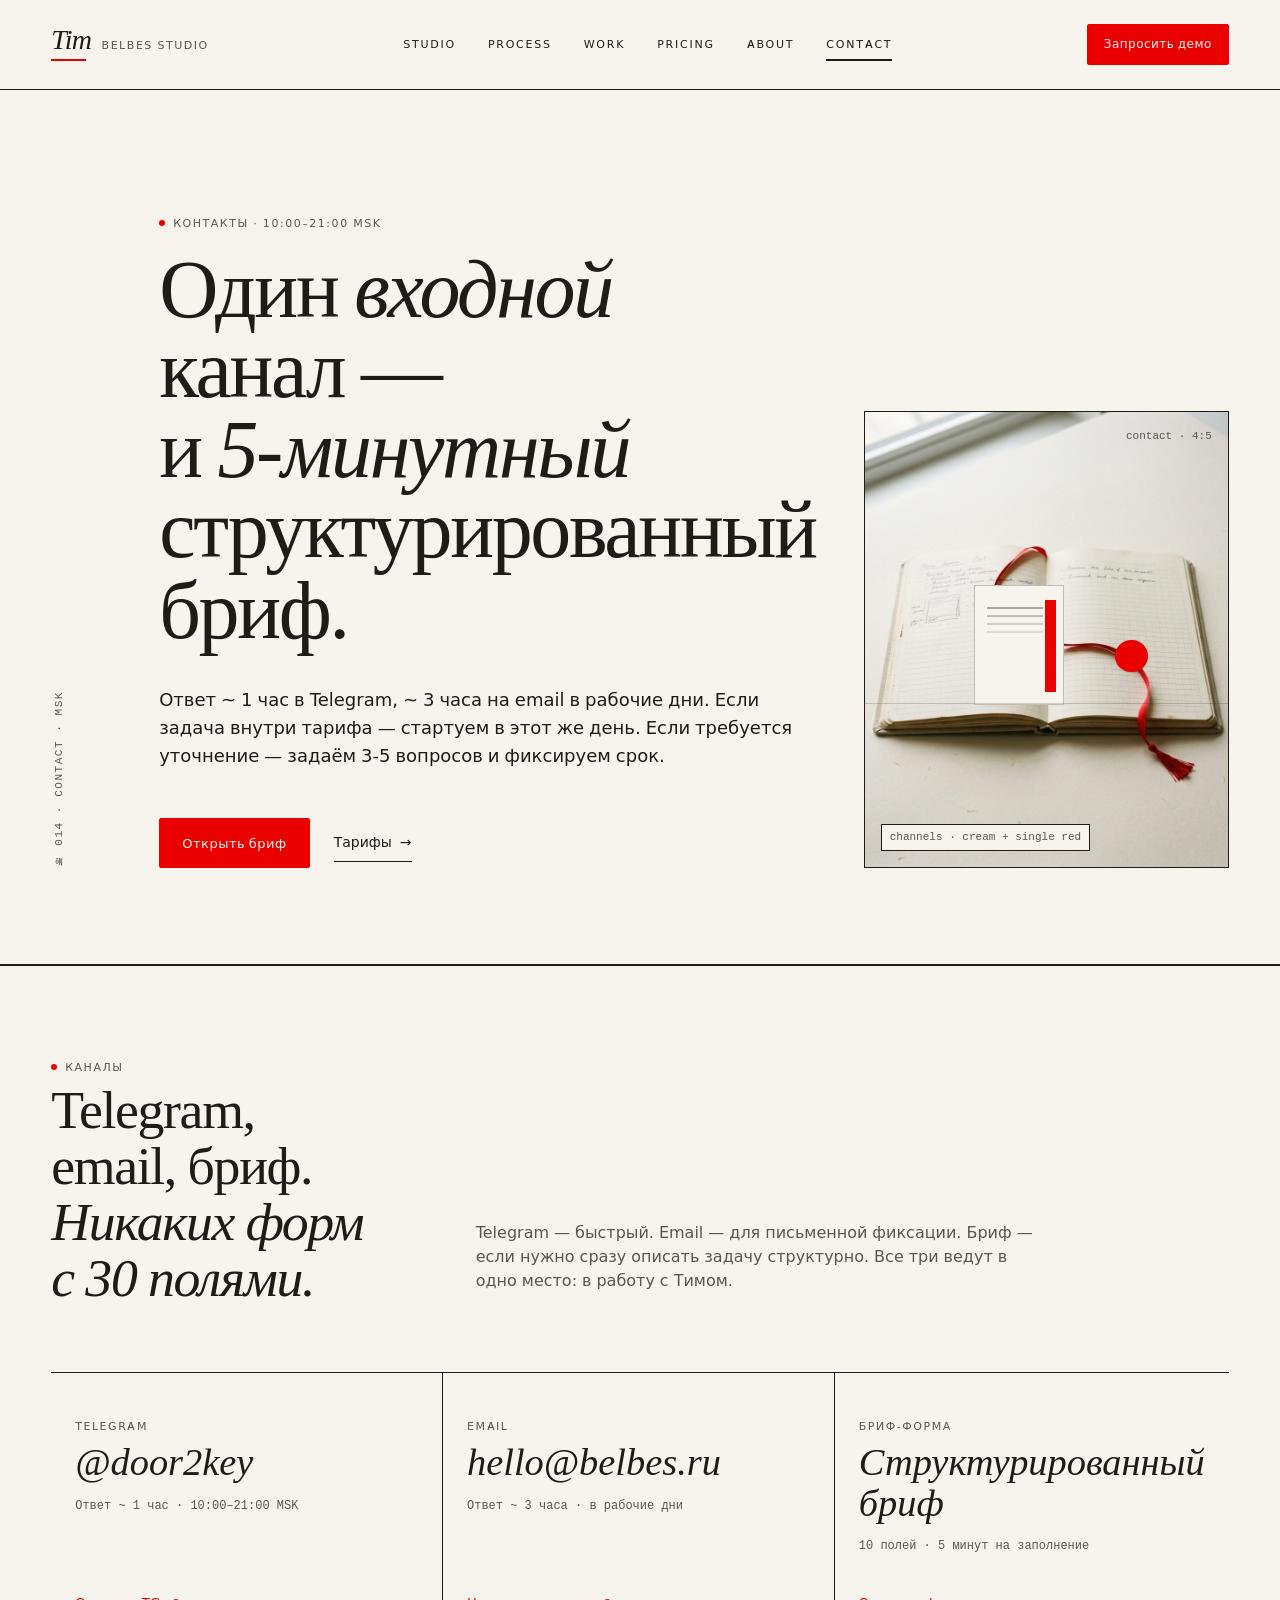
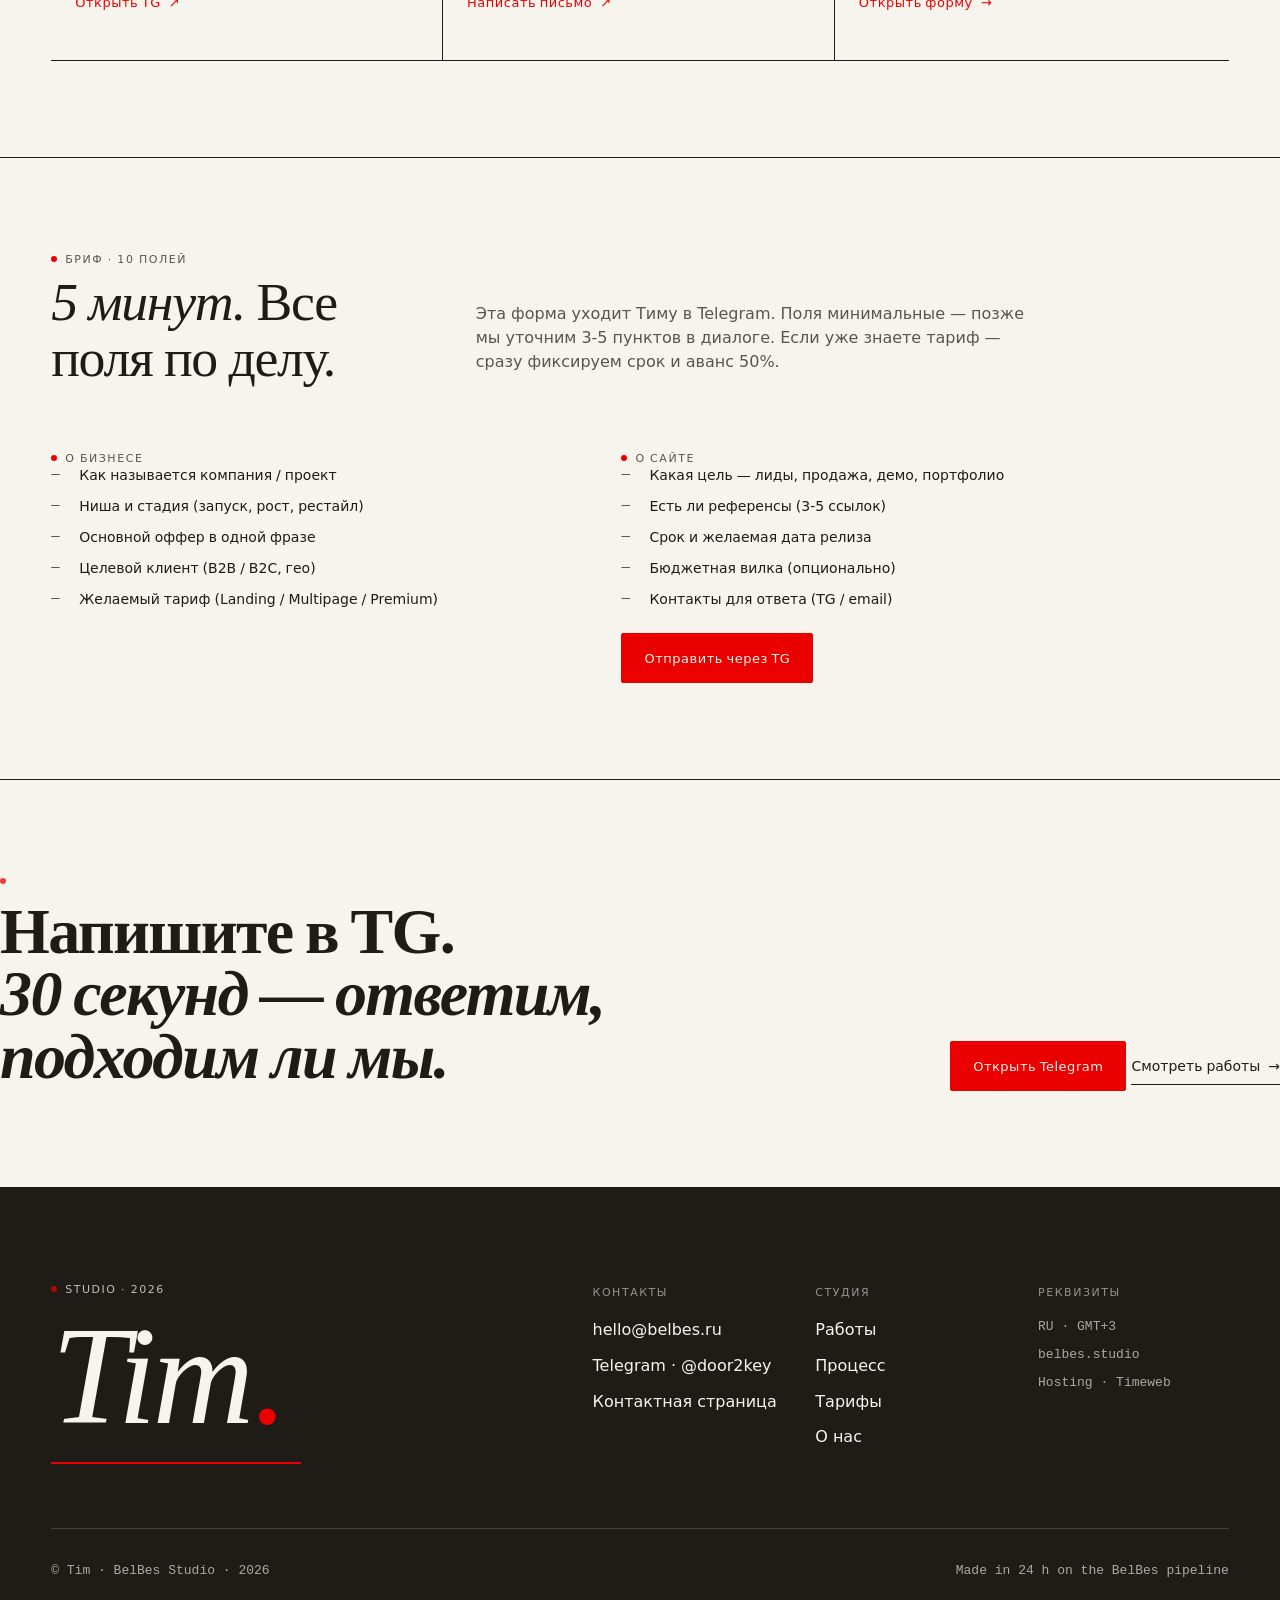
<file: contacts.html>
<!DOCTYPE html>
<html lang="ru">
<head>
<meta charset="UTF-8" />
<meta name="viewport" content="width=device-width, initial-scale=1" />
<title>Контакты — BelBes Studio</title>
<meta name="description" content="Связаться с BelBes Studio: Telegram @door2key, email hello@belbes.ru, или бриф-форма из 10 полей. Ответ ~ 1 час, 10:00–21:00 MSK." />
<link rel="stylesheet" href="assets/styles.css" />
</head>
<body data-screen-label="contacts">
<a class="bb-skip" href="#main">Перейти к контенту</a>
<div class="bb-page">

  <header class="bb-header">
    <a href="index.html" class="bb-wordmark">
      <span class="bb-wordmark-italic">Tim</span>
      <span class="bb-wordmark-tag">BelBes Studio</span>
    </a>
    <nav class="bb-nav" aria-label="Основная навигация">
      <a class="bb-nav-link" href="index.html">Studio</a>
      <a class="bb-nav-link" href="how-it-works.html">Process</a>
      <a class="bb-nav-link" href="case-studies.html">Work</a>
      <a class="bb-nav-link" href="pricing.html">Pricing</a>
      <a class="bb-nav-link" href="about.html">About</a>
      <a class="bb-nav-link is-active" href="contacts.html">Contact</a>
    </nav>
    <a class="bb-btn bb-btn-primary bb-btn-sm" href="#brief">Запросить демо</a>
  </header>

  <main id="main">

    <section class="bb-hero" data-screen-label="contacts / hero" aria-labelledby="contact-title">
      <div class="bb-hero-rail">
        <div class="bb-rail bb-rail-v">№ 014 · CONTACT · MSK</div>
      </div>
      <div class="bb-hero-body">
        <div class="bb-eyebrow"><span class="dot"></span>Контакты · 10:00–21:00 MSK</div>
        <h1 id="contact-title" class="bb-hero-title">
          Один <em>входной</em> канал —<br />
          и <em>5-минутный</em><br />
          структурированный бриф.
        </h1>
        <p class="bb-hero-lede">
          Ответ ~ 1 час в Telegram, ~ 3 часа на email в рабочие дни.
          Если задача внутри тарифа — стартуем в этот же день. Если требуется
          уточнение — задаём 3-5 вопросов и фиксируем срок.
        </p>
        <div class="bb-hero-cta">
          <a class="bb-btn bb-btn-primary" href="#brief">Открыть бриф</a>
          <a class="bb-btn-link" href="pricing.html">Тарифы <span class="bb-arr">→</span></a>
        </div>
      </div>
      <div class="bb-hero-meta">
        <div class="bb-photo-editorial" style="width:100%; aspect-ratio: 4/5;"><img class="bb-photo-img" src="assets/img/case_thumb.jpg" alt="Контакты студии: открытый блокнот с красной закладкой" loading="lazy" width="800" height="1000" style="width:100%;height:100%;object-fit:cover;display:block;position:absolute;inset:0;z-index:0;">
          <div class="bb-photo-accent"></div>
          <div class="bb-photo-cup"></div>
          <span class="bb-photo-corner">contact · 4:5</span>
          <span class="bb-photo-tag">channels · cream + single red</span>
        </div>
      </div>
    </section>

    <section class="bb-section" data-screen-label="contacts / channels" aria-labelledby="channels-title">
      <div class="container">
        <header class="bb-section-head">
          <div class="bb-section-head-stack">
            <div class="bb-eyebrow"><span class="dot"></span>Каналы</div>
            <h2 id="channels-title" class="bb-section-title">
              Telegram, email, бриф. <em>Никаких форм с 30 полями.</em>
            </h2>
          </div>
          <p class="bb-section-kicker">
            Telegram — быстрый. Email — для письменной фиксации. Бриф —
            если нужно сразу описать задачу структурно. Все три ведут в
            одно место: в работу с Тимом.
          </p>
        </header>

        <div class="bb-channels">
          <a class="bb-channel" href="https://t.me/door2key">
            <span class="bb-eyebrow">Telegram</span>
            <span class="bb-channel-h"><em>@door2key</em></span>
            <span class="bb-channel-meta">Ответ ~ 1 час · 10:00–21:00 MSK</span>
            <span class="bb-channel-arr">Открыть TG <span class="bb-arr">↗</span></span>
          </a>
          <a class="bb-channel" href="mailto:hello@belbes.ru">
            <span class="bb-eyebrow">Email</span>
            <span class="bb-channel-h"><em>hello@belbes.ru</em></span>
            <span class="bb-channel-meta">Ответ ~ 3 часа · в рабочие дни</span>
            <span class="bb-channel-arr">Написать письмо <span class="bb-arr">↗</span></span>
          </a>
          <a class="bb-channel" href="#brief">
            <span class="bb-eyebrow">Бриф-форма</span>
            <span class="bb-channel-h"><em>Структурированный</em> бриф</span>
            <span class="bb-channel-meta">10 полей · 5 минут на заполнение</span>
            <span class="bb-channel-arr">Открыть форму <span class="bb-arr">→</span></span>
          </a>
        </div>
      </div>
    </section>

    <section class="bb-section" id="brief" data-screen-label="contacts / brief" aria-labelledby="brief-title">
      <div class="container">
        <header class="bb-section-head">
          <div class="bb-section-head-stack">
            <div class="bb-eyebrow"><span class="dot"></span>Бриф · 10 полей</div>
            <h2 id="brief-title" class="bb-section-title">
              <em>5 минут.</em> Все поля по делу.
            </h2>
          </div>
          <p class="bb-section-kicker">
            Эта форма уходит Тиму в Telegram. Поля минимальные — позже мы
            уточним 3-5 пунктов в диалоге. Если уже знаете тариф — сразу
            фиксируем срок и аванс 50%.
          </p>
        </header>

        <form class="bb-two-col" action="https://t.me/door2key" method="get" aria-label="Бриф-форма">
          <div>
            <div class="bb-eyebrow"><span class="dot"></span>О бизнесе</div>
            <ul class="bb-tier-list">
              <li>Как называется компания / проект</li>
              <li>Ниша и стадия (запуск, рост, рестайл)</li>
              <li>Основной оффер в одной фразе</li>
              <li>Целевой клиент (B2B / B2C, гео)</li>
              <li>Желаемый тариф (Landing / Multipage / Premium)</li>
            </ul>
          </div>
          <div>
            <div class="bb-eyebrow"><span class="dot"></span>О сайте</div>
            <ul class="bb-tier-list">
              <li>Какая цель — лиды, продажа, демо, портфолио</li>
              <li>Есть ли референсы (3-5 ссылок)</li>
              <li>Срок и желаемая дата релиза</li>
              <li>Бюджетная вилка (опционально)</li>
              <li>Контакты для ответа (TG / email)</li>
            </ul>
            <div class="bb-tier-cta">
              <a class="bb-btn bb-btn-primary" href="https://t.me/door2key">Отправить через TG</a>
            </div>
          </div>
        </form>
      </div>
    </section>

    <section class="bb-section bb-cta-banner" data-screen-label="contacts / cta">
      <div class="bb-cta-banner-side">
        <div class="bb-eyebrow on-dark"><span class="dot"></span>Сомневаетесь?</div>
        <h2 class="bb-cta-banner-title">
          Напишите в TG.<br /><em>30 секунд — ответим, подходим ли мы.</em>
        </h2>
      </div>
      <div>
        <a class="bb-btn bb-btn-primary" href="https://t.me/door2key">Открыть Telegram</a>
        <a class="bb-btn-link on-dark" href="case-studies.html">Смотреть работы <span class="bb-arr">→</span></a>
      </div>
    </section>

  </main>

  <footer class="bb-footer">
    <div class="bb-footer-top">
      <div>
        <div class="bb-eyebrow on-dark"><span class="dot"></span>Studio · 2026</div>
        <div class="bb-footer-mark">Tim<span class="bb-footer-mark-dot">.</span></div>
        <div class="bb-footer-rule"></div>
      </div>
      <div class="bb-footer-cols">
        <div>
          <div class="bb-footer-h">Контакты</div>
          <a href="mailto:hello@belbes.ru">hello@belbes.ru</a>
          <a href="https://t.me/door2key">Telegram · @door2key</a>
          <a href="contacts.html">Контактная страница</a>
        </div>
        <div>
          <div class="bb-footer-h">Студия</div>
          <a href="case-studies.html">Работы</a>
          <a href="how-it-works.html">Процесс</a>
          <a href="pricing.html">Тарифы</a>
          <a href="about.html">О нас</a>
        </div>
        <div>
          <div class="bb-footer-h">Реквизиты</div>
          <span class="bb-mono" style="color: rgba(247,244,238,0.65);">RU · GMT+3</span>
          <span class="bb-mono" style="color: rgba(247,244,238,0.65);">belbes.studio</span>
          <span class="bb-mono" style="color: rgba(247,244,238,0.65);">Hosting · Timeweb</span>
        </div>
      </div>
    </div>
    <div class="bb-footer-bot">
      <span class="bb-mono">© Tim · BelBes Studio · 2026</span>
      <span class="bb-mono">Made in 24 h on the BelBes pipeline</span>
    </div>
  </footer>

</div>
</body>
</html>
</file>
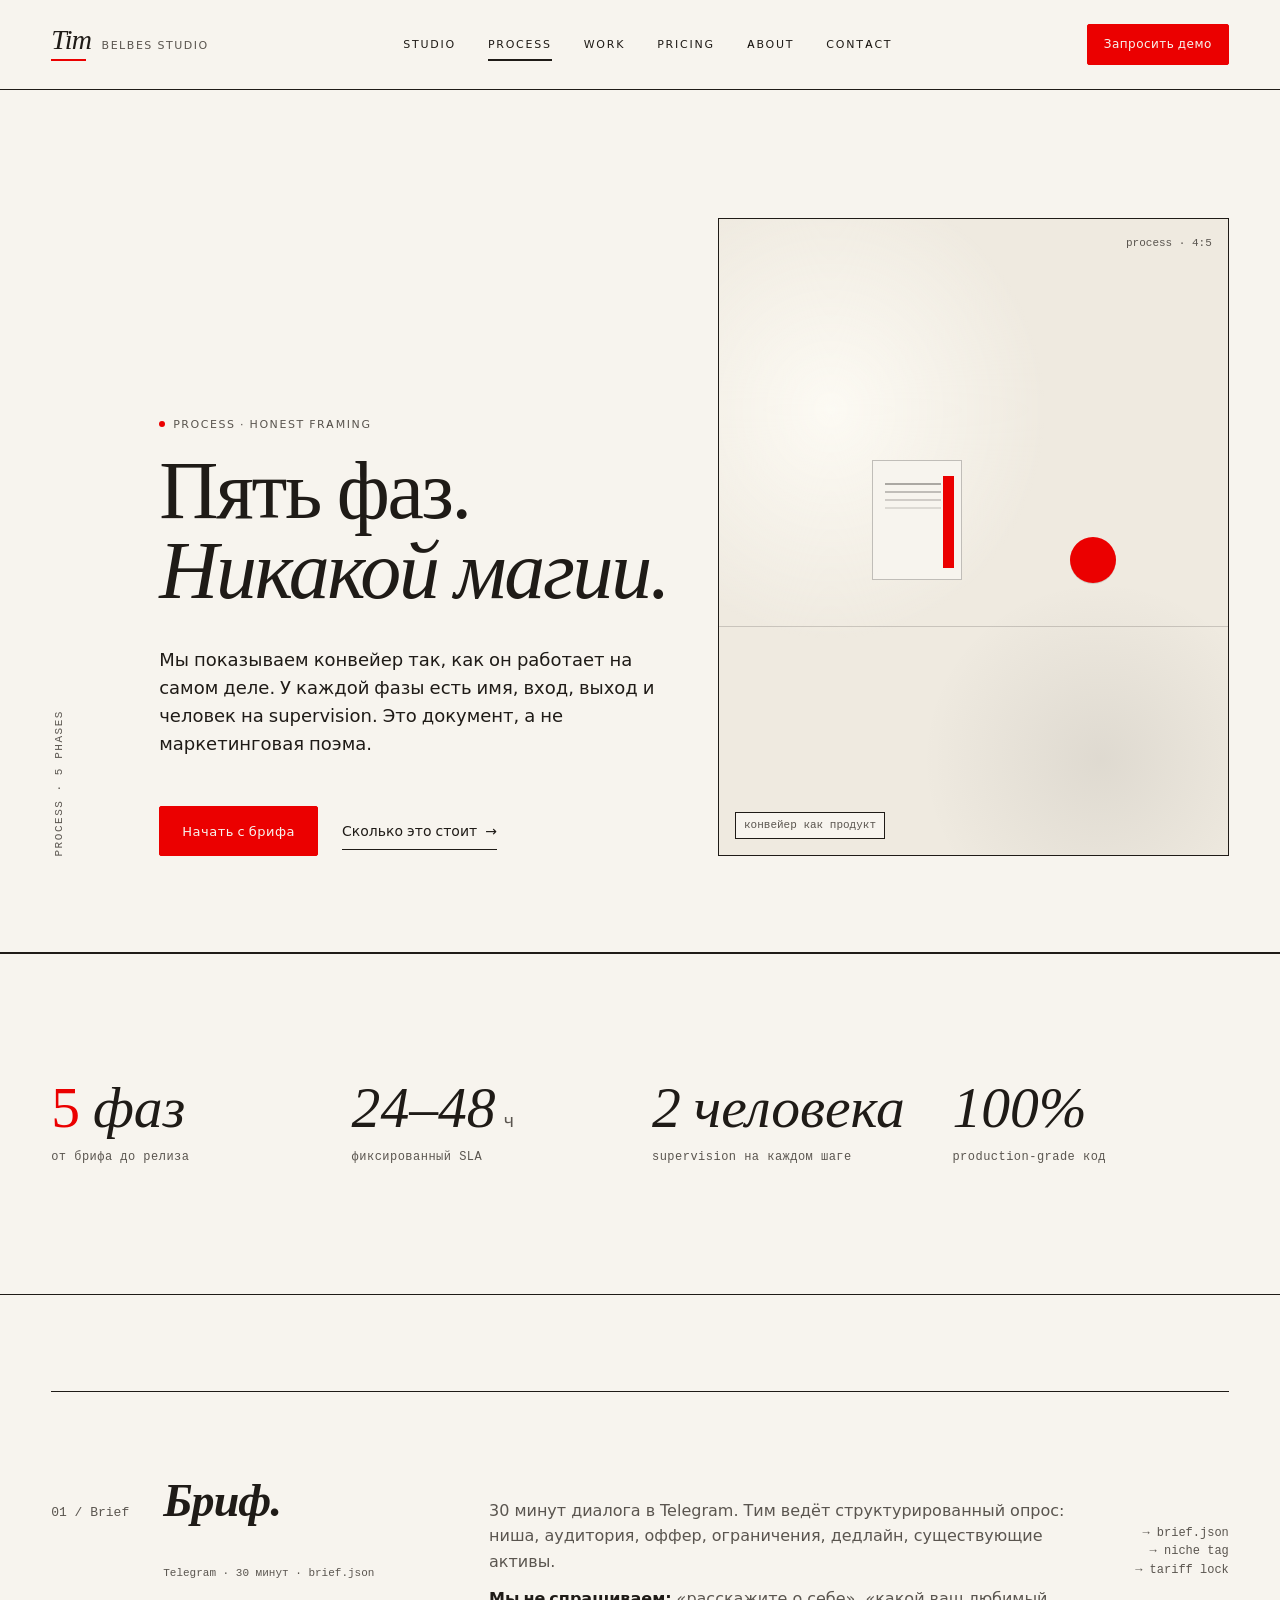
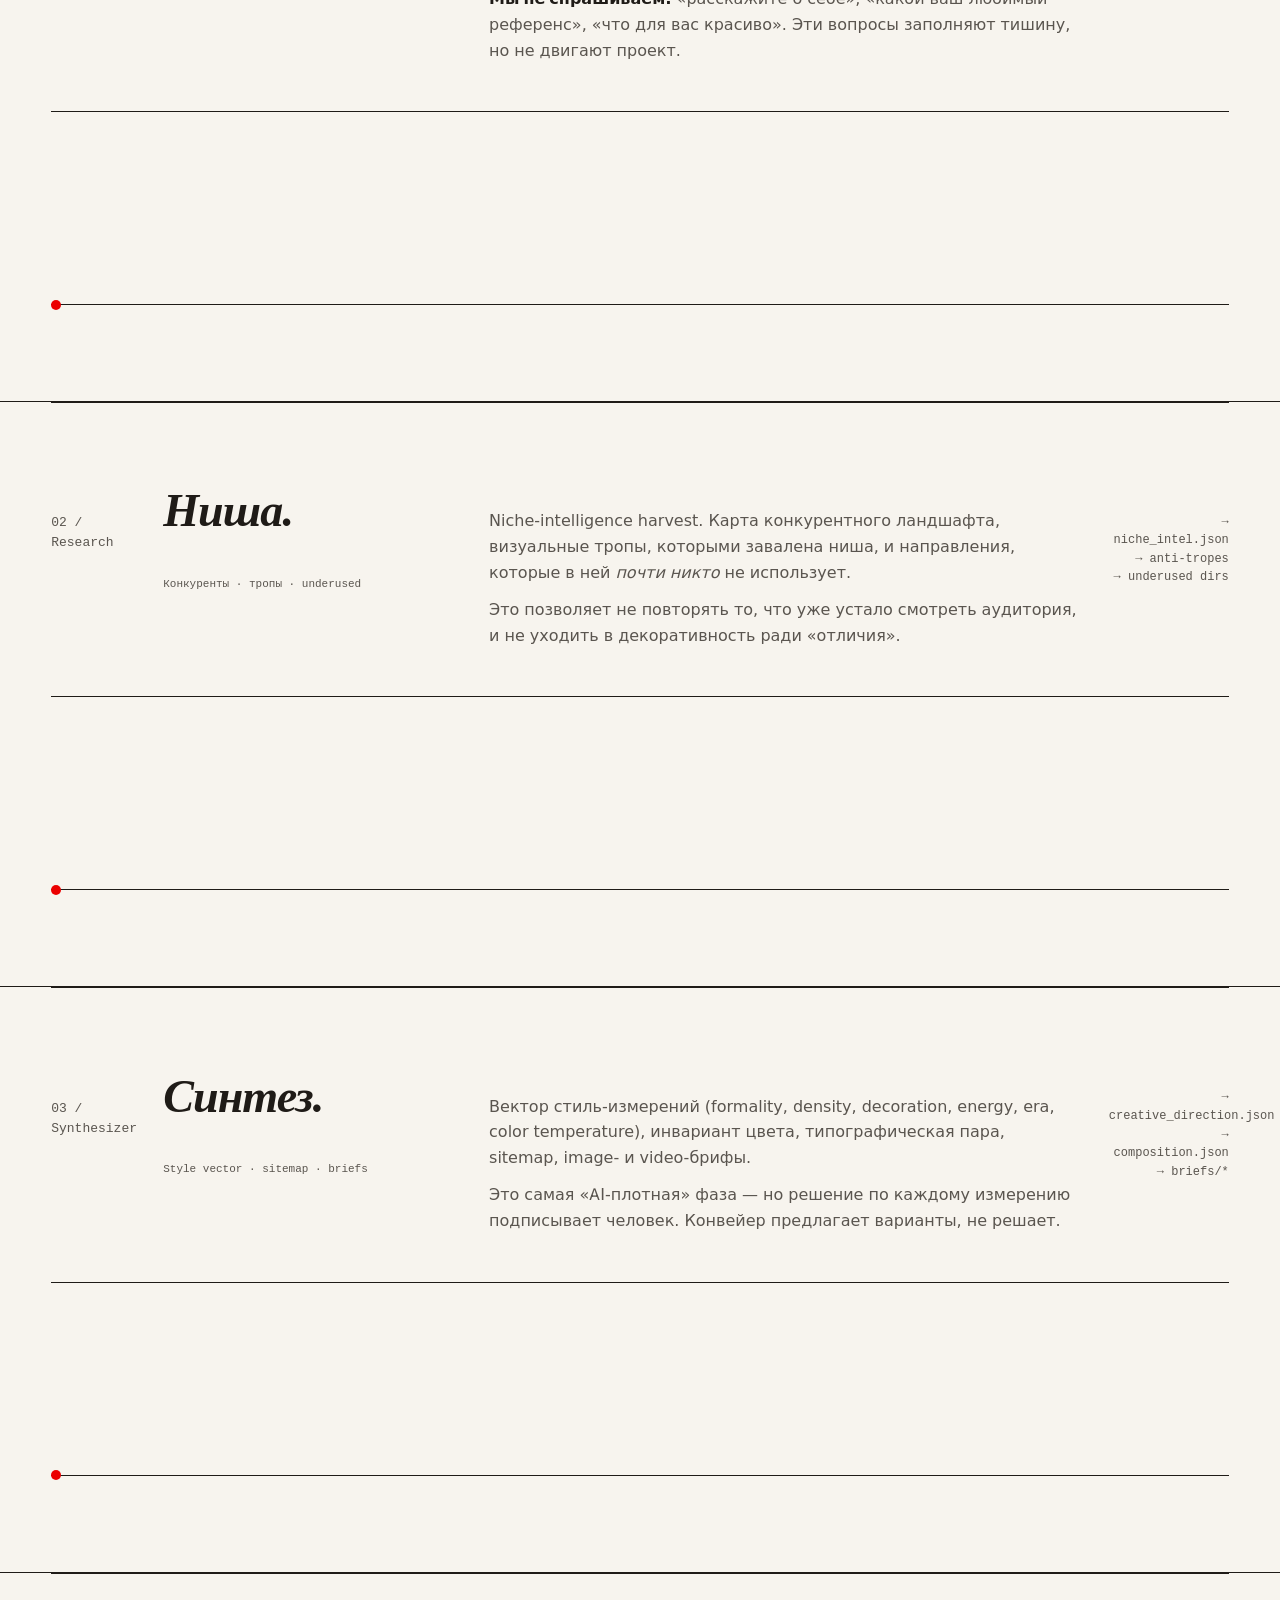
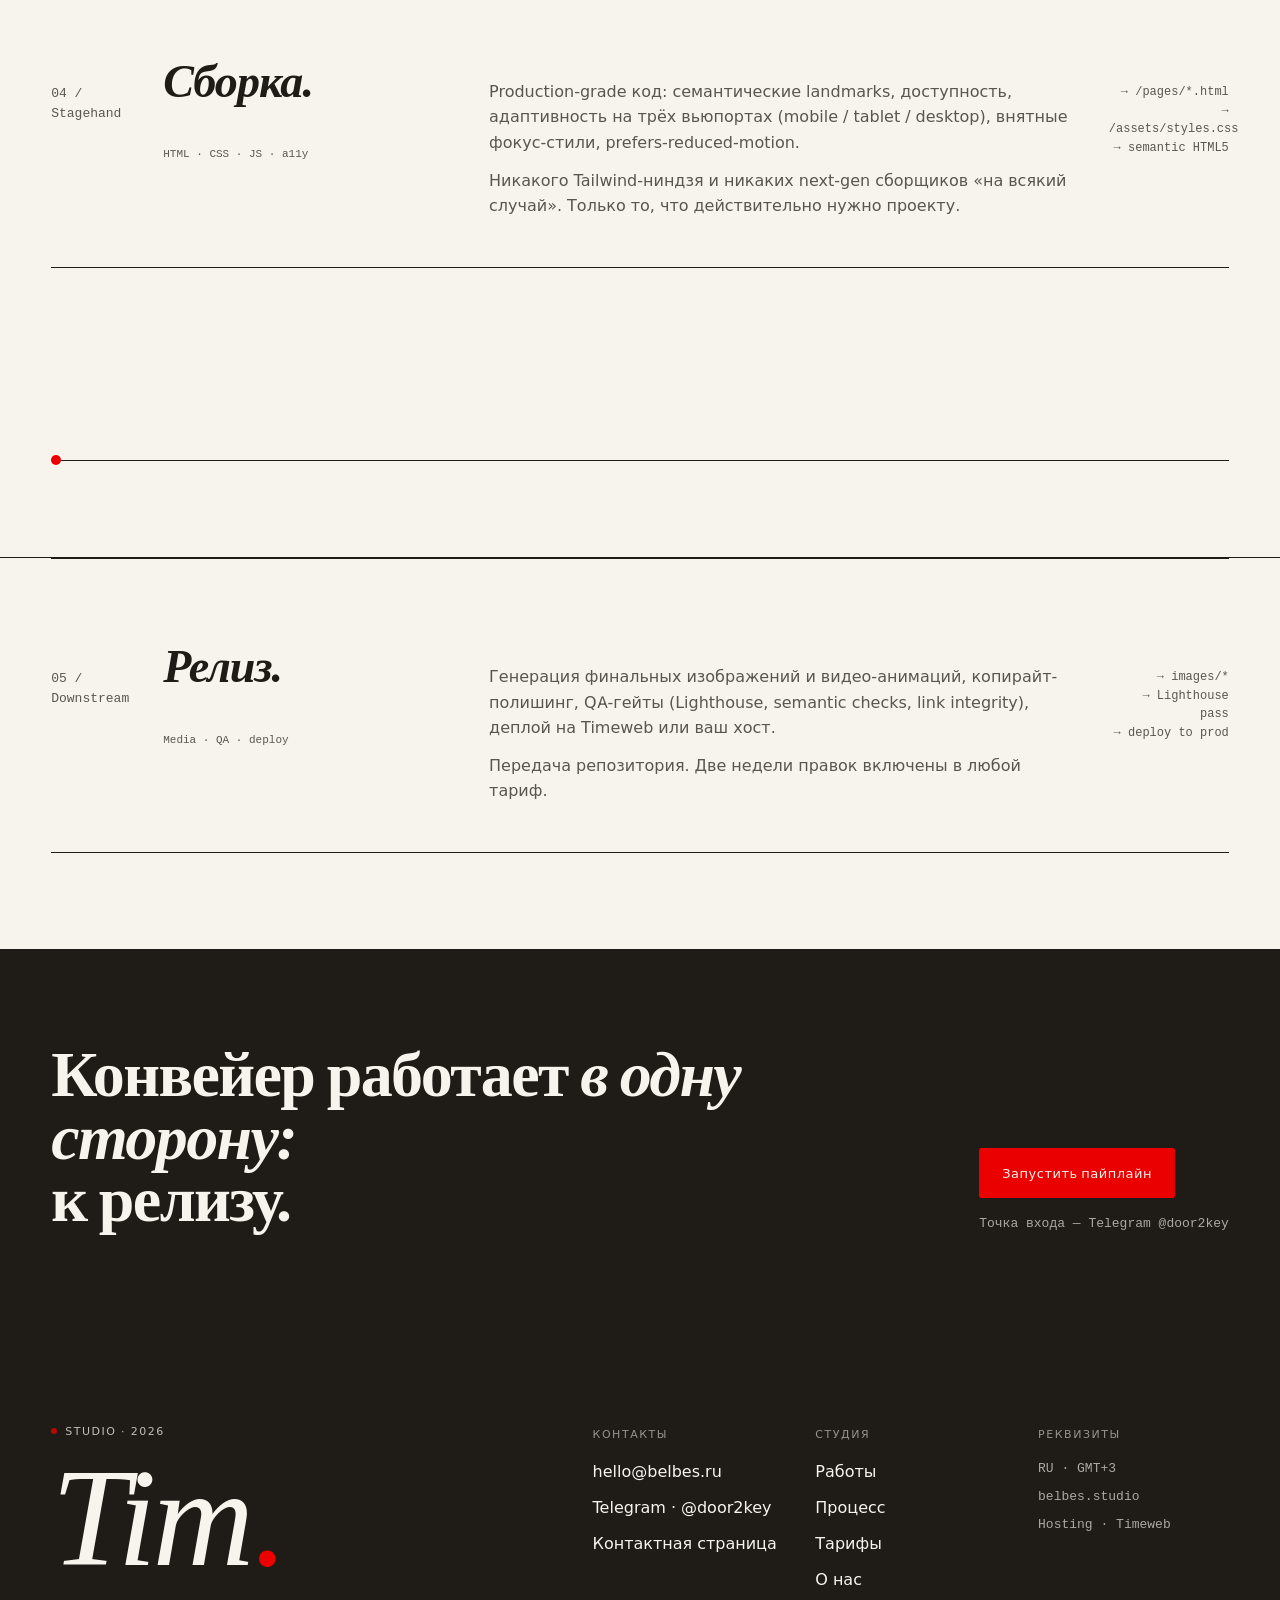
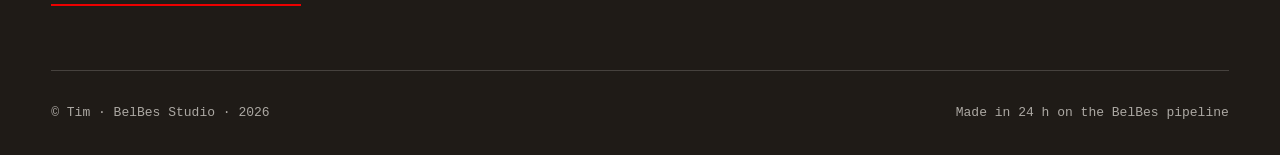
<file: how-it-works.html>
<!DOCTYPE html>
<html lang="ru">
<head>
<meta charset="UTF-8" />
<meta name="viewport" content="width=device-width, initial-scale=1" />
<title>Как работает AI-конвейер — BelBes Studio</title>
<meta name="description" content="Пять фаз AI-конвейера BelBes: Brief, Research, Synthesizer, Stagehand, Downstream. Без магии — каждая фаза с входом, выходом и человеком на надзоре." />
<link rel="stylesheet" href="assets/styles.css" />
</head>
<body data-screen-label="how-it-works">
<a class="bb-skip" href="#main">Перейти к контенту</a>
<div class="bb-page">

  <header class="bb-header">
    <a href="index.html" class="bb-wordmark">
      <span class="bb-wordmark-italic">Tim</span>
      <span class="bb-wordmark-tag">BelBes Studio</span>
    </a>
    <nav class="bb-nav" aria-label="Основная навигация">
      <a class="bb-nav-link" href="index.html">Studio</a>
      <a class="bb-nav-link is-active" href="how-it-works.html">Process</a>
      <a class="bb-nav-link" href="case-studies.html">Work</a>
      <a class="bb-nav-link" href="pricing.html">Pricing</a>
      <a class="bb-nav-link" href="about.html">About</a>
      <a class="bb-nav-link" href="contacts.html">Contact</a>
    </nav>
    <a class="bb-btn bb-btn-primary bb-btn-sm" href="contacts.html#brief">Запросить демо</a>
  </header>

  <main id="main">

    <section class="bb-hero" data-screen-label="how-it-works / hero" aria-labelledby="hw-hero">
      <div class="bb-hero-rail"><div class="bb-rail bb-rail-v">PROCESS · 5 PHASES</div></div>
      <div class="bb-hero-body">
        <div class="bb-eyebrow"><span class="dot"></span>Process · honest framing</div>
        <h1 id="hw-hero" class="bb-hero-title">
          Пять фаз. <em>Никакой магии.</em>
        </h1>
        <p class="bb-hero-lede">
          Мы показываем конвейер так, как он работает на самом деле. У каждой
          фазы есть имя, вход, выход и человек на supervision. Это документ,
          а не маркетинговая поэма.
        </p>
        <div class="bb-hero-cta">
          <a class="bb-btn bb-btn-primary" href="contacts.html#brief">Начать с брифа</a>
          <a class="bb-btn-link" href="pricing.html">Сколько это стоит <span class="bb-arr">→</span></a>
        </div>
      </div>
      <div class="bb-hero-meta">
        <div class="bb-photo-editorial" style="width:100%; aspect-ratio: 4/5;">
          <div class="bb-photo-accent"></div>
          <div class="bb-photo-cup"></div>
          <span class="bb-photo-corner">process · 4:5</span>
          <span class="bb-photo-tag">конвейер как продукт</span>
        </div>
      </div>
    </section>

    <section class="bb-section" data-screen-label="how-it-works / overview">
      <div class="container">
        <div class="bb-stats">
          <div><div class="bb-stat-num"><span class="accent">5</span> фаз</div><div class="bb-stat-label">от брифа до релиза</div></div>
          <div><div class="bb-stat-num">24–48<span style="font-family: var(--font-mono); font-style: normal; font-size: 18px; color: var(--fg-muted); margin-left: 8px;">ч</span></div><div class="bb-stat-label">фиксированный SLA</div></div>
          <div><div class="bb-stat-num">2 человека</div><div class="bb-stat-label">supervision на каждом шаге</div></div>
          <div><div class="bb-stat-num">100%</div><div class="bb-stat-label">production-grade код</div></div>
        </div>
      </div>
    </section>

    <section class="bb-section" data-screen-label="how-it-works / phase_1" aria-labelledby="p1">
      <div class="container">
        <div class="bb-process-row" style="border-bottom: 1px solid var(--rule); border-top: 1.5px solid var(--bb-ink); padding: var(--sp-7) 0;">
          <div class="bb-process-num">01 / Brief</div>
          <div>
            <h2 id="p1" class="bb-process-h" style="font-size: clamp(28px, 3.6vw, 56px); line-height: 1.05;">Бриф.</h2>
            <div class="bb-pn-tag" style="margin-top: 8px;">Telegram · 30 минут · brief.json</div>
          </div>
          <div class="bb-process-t" style="max-width: none;">
            <p style="margin: 0 0 12px;">30 минут диалога в Telegram. Тим ведёт структурированный опрос: ниша,
            аудитория, оффер, ограничения, дедлайн, существующие активы.</p>
            <p style="margin: 0; color: var(--fg-muted);"><strong style="color: var(--fg);">Мы не спрашиваем:</strong> «расскажите о себе»,
            «какой ваш любимый референс», «что для вас красиво». Эти вопросы
            заполняют тишину, но не двигают проект.</p>
          </div>
          <div class="bb-process-meta">→ brief.json<br/>→ niche tag<br/>→ tariff lock</div>
        </div>
      </div>
    </section>

    <div class="container"><div class="bb-rule-decor" aria-hidden="true"></div></div>

    <section class="bb-section" data-screen-label="how-it-works / phase_2" style="padding-top: 0;">
      <div class="container">
        <div class="bb-process-row" style="border-bottom: 1px solid var(--rule); border-top: 1.5px solid var(--bb-ink); padding: var(--sp-7) 0;">
          <div class="bb-process-num">02 / Research</div>
          <div>
            <h2 class="bb-process-h" style="font-size: clamp(28px, 3.6vw, 56px); line-height: 1.05;">Ниша.</h2>
            <div class="bb-pn-tag" style="margin-top: 8px;">Конкуренты · тропы · underused</div>
          </div>
          <div class="bb-process-t" style="max-width: none;">
            <p style="margin: 0 0 12px;">Niche-intelligence harvest. Карта конкурентного ландшафта,
            визуальные тропы, которыми завалена ниша, и направления, которые в
            ней <em>почти никто</em> не использует.</p>
            <p style="margin: 0; color: var(--fg-muted);">Это позволяет не повторять то, что уже устало смотреть аудитория, и
            не уходить в декоративность ради «отличия».</p>
          </div>
          <div class="bb-process-meta">→ niche_intel.json<br/>→ anti-tropes<br/>→ underused dirs</div>
        </div>
      </div>
    </section>

    <div class="container"><div class="bb-rule-decor" aria-hidden="true"></div></div>

    <section class="bb-section" data-screen-label="how-it-works / phase_3" style="padding-top: 0;">
      <div class="container">
        <div class="bb-process-row" style="border-bottom: 1px solid var(--rule); border-top: 1.5px solid var(--bb-ink); padding: var(--sp-7) 0;">
          <div class="bb-process-num">03 / Synthesizer</div>
          <div>
            <h2 class="bb-process-h" style="font-size: clamp(28px, 3.6vw, 56px); line-height: 1.05;">Синтез.</h2>
            <div class="bb-pn-tag" style="margin-top: 8px;">Style vector · sitemap · briefs</div>
          </div>
          <div class="bb-process-t" style="max-width: none;">
            <p style="margin: 0 0 12px;">Вектор стиль-измерений (formality, density, decoration, energy, era,
            color temperature), инвариант цвета, типографическая пара, sitemap,
            image- и video-брифы.</p>
            <p style="margin: 0; color: var(--fg-muted);">Это самая «AI-плотная» фаза — но решение по каждому измерению
            подписывает человек. Конвейер предлагает варианты, не решает.</p>
          </div>
          <div class="bb-process-meta">→ creative_direction.json<br/>→ composition.json<br/>→ briefs/*</div>
        </div>
      </div>
    </section>

    <div class="container"><div class="bb-rule-decor" aria-hidden="true"></div></div>

    <section class="bb-section" data-screen-label="how-it-works / phase_4" style="padding-top: 0;">
      <div class="container">
        <div class="bb-process-row" style="border-bottom: 1px solid var(--rule); border-top: 1.5px solid var(--bb-ink); padding: var(--sp-7) 0;">
          <div class="bb-process-num">04 / Stagehand</div>
          <div>
            <h2 class="bb-process-h" style="font-size: clamp(28px, 3.6vw, 56px); line-height: 1.05;">Сборка.</h2>
            <div class="bb-pn-tag" style="margin-top: 8px;">HTML · CSS · JS · a11y</div>
          </div>
          <div class="bb-process-t" style="max-width: none;">
            <p style="margin: 0 0 12px;">Production-grade код: семантические landmarks, доступность,
            адаптивность на трёх вьюпортах (mobile / tablet / desktop), внятные
            фокус-стили, prefers-reduced-motion.</p>
            <p style="margin: 0; color: var(--fg-muted);">Никакого Tailwind-ниндзя и никаких next-gen сборщиков «на всякий
            случай». Только то, что действительно нужно проекту.</p>
          </div>
          <div class="bb-process-meta">→ /pages/*.html<br/>→ /assets/styles.css<br/>→ semantic HTML5</div>
        </div>
      </div>
    </section>

    <div class="container"><div class="bb-rule-decor" aria-hidden="true"></div></div>

    <section class="bb-section" data-screen-label="how-it-works / phase_5" style="padding-top: 0;">
      <div class="container">
        <div class="bb-process-row" style="border-bottom: 1px solid var(--rule); border-top: 1.5px solid var(--bb-ink); padding: var(--sp-7) 0;">
          <div class="bb-process-num">05 / Downstream</div>
          <div>
            <h2 class="bb-process-h" style="font-size: clamp(28px, 3.6vw, 56px); line-height: 1.05;">Релиз.</h2>
            <div class="bb-pn-tag" style="margin-top: 8px;">Media · QA · deploy</div>
          </div>
          <div class="bb-process-t" style="max-width: none;">
            <p style="margin: 0 0 12px;">Генерация финальных изображений и видео-анимаций, копирайт-полишинг,
            QA-гейты (Lighthouse, semantic checks, link integrity), деплой на
            Timeweb или ваш хост.</p>
            <p style="margin: 0; color: var(--fg-muted);">Передача репозитория. Две недели правок включены в любой тариф.</p>
          </div>
          <div class="bb-process-meta">→ images/*<br/>→ Lighthouse pass<br/>→ deploy to prod</div>
        </div>
      </div>
    </section>

    <section class="bb-section bb-section-inverse" data-screen-label="how-it-works / cta">
      <div class="container">
        <div class="bb-cta-banner" style="border: 0; padding: 0;">
          <h2 class="bb-cta-banner-title" style="color: var(--fg-inverse);">
            Конвейер работает <em>в одну сторону:</em><br />к релизу.
          </h2>
          <div class="bb-cta-banner-side">
            <a class="bb-btn bb-btn-primary" href="contacts.html#brief">Запустить пайплайн</a>
            <span class="bb-mono" style="color: rgba(247,244,238,0.65);">Точка входа — Telegram @door2key</span>
          </div>
        </div>
      </div>
    </section>

  </main>

  <footer class="bb-footer">
    <div class="bb-footer-top">
      <div>
        <div class="bb-eyebrow on-dark"><span class="dot"></span>Studio · 2026</div>
        <div class="bb-footer-mark">Tim<span class="bb-footer-mark-dot">.</span></div>
        <div class="bb-footer-rule"></div>
      </div>
      <div class="bb-footer-cols">
        <div><div class="bb-footer-h">Контакты</div><a href="mailto:hello@belbes.ru">hello@belbes.ru</a><a href="https://t.me/door2key">Telegram · @door2key</a><a href="contacts.html">Контактная страница</a></div>
        <div><div class="bb-footer-h">Студия</div><a href="case-studies.html">Работы</a><a href="how-it-works.html">Процесс</a><a href="pricing.html">Тарифы</a><a href="about.html">О нас</a></div>
        <div><div class="bb-footer-h">Реквизиты</div><span class="bb-mono" style="color: rgba(247,244,238,0.65);">RU · GMT+3</span><span class="bb-mono" style="color: rgba(247,244,238,0.65);">belbes.studio</span><span class="bb-mono" style="color: rgba(247,244,238,0.65);">Hosting · Timeweb</span></div>
      </div>
    </div>
    <div class="bb-footer-bot">
      <span class="bb-mono">© Tim · BelBes Studio · 2026</span>
      <span class="bb-mono">Made in 24 h on the BelBes pipeline</span>
    </div>
  </footer>

</div>
</body>
</html>
</file>
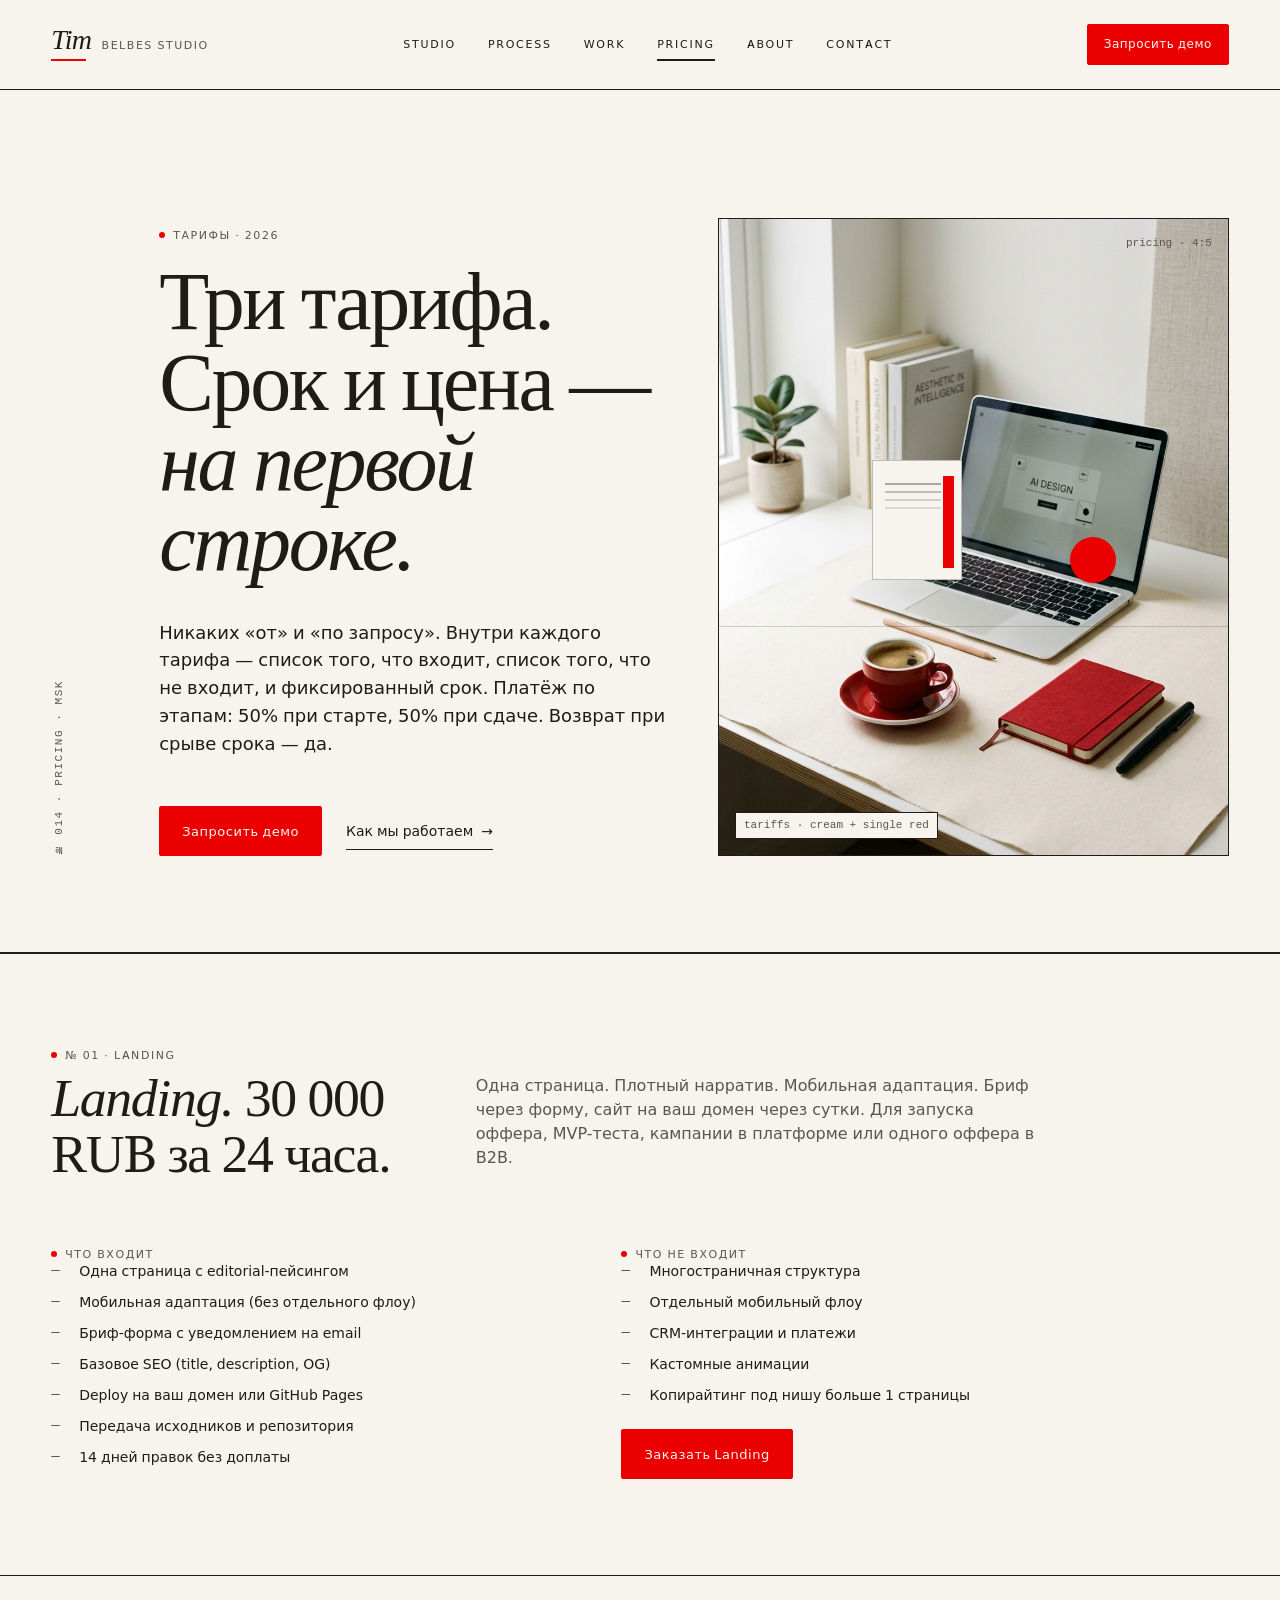
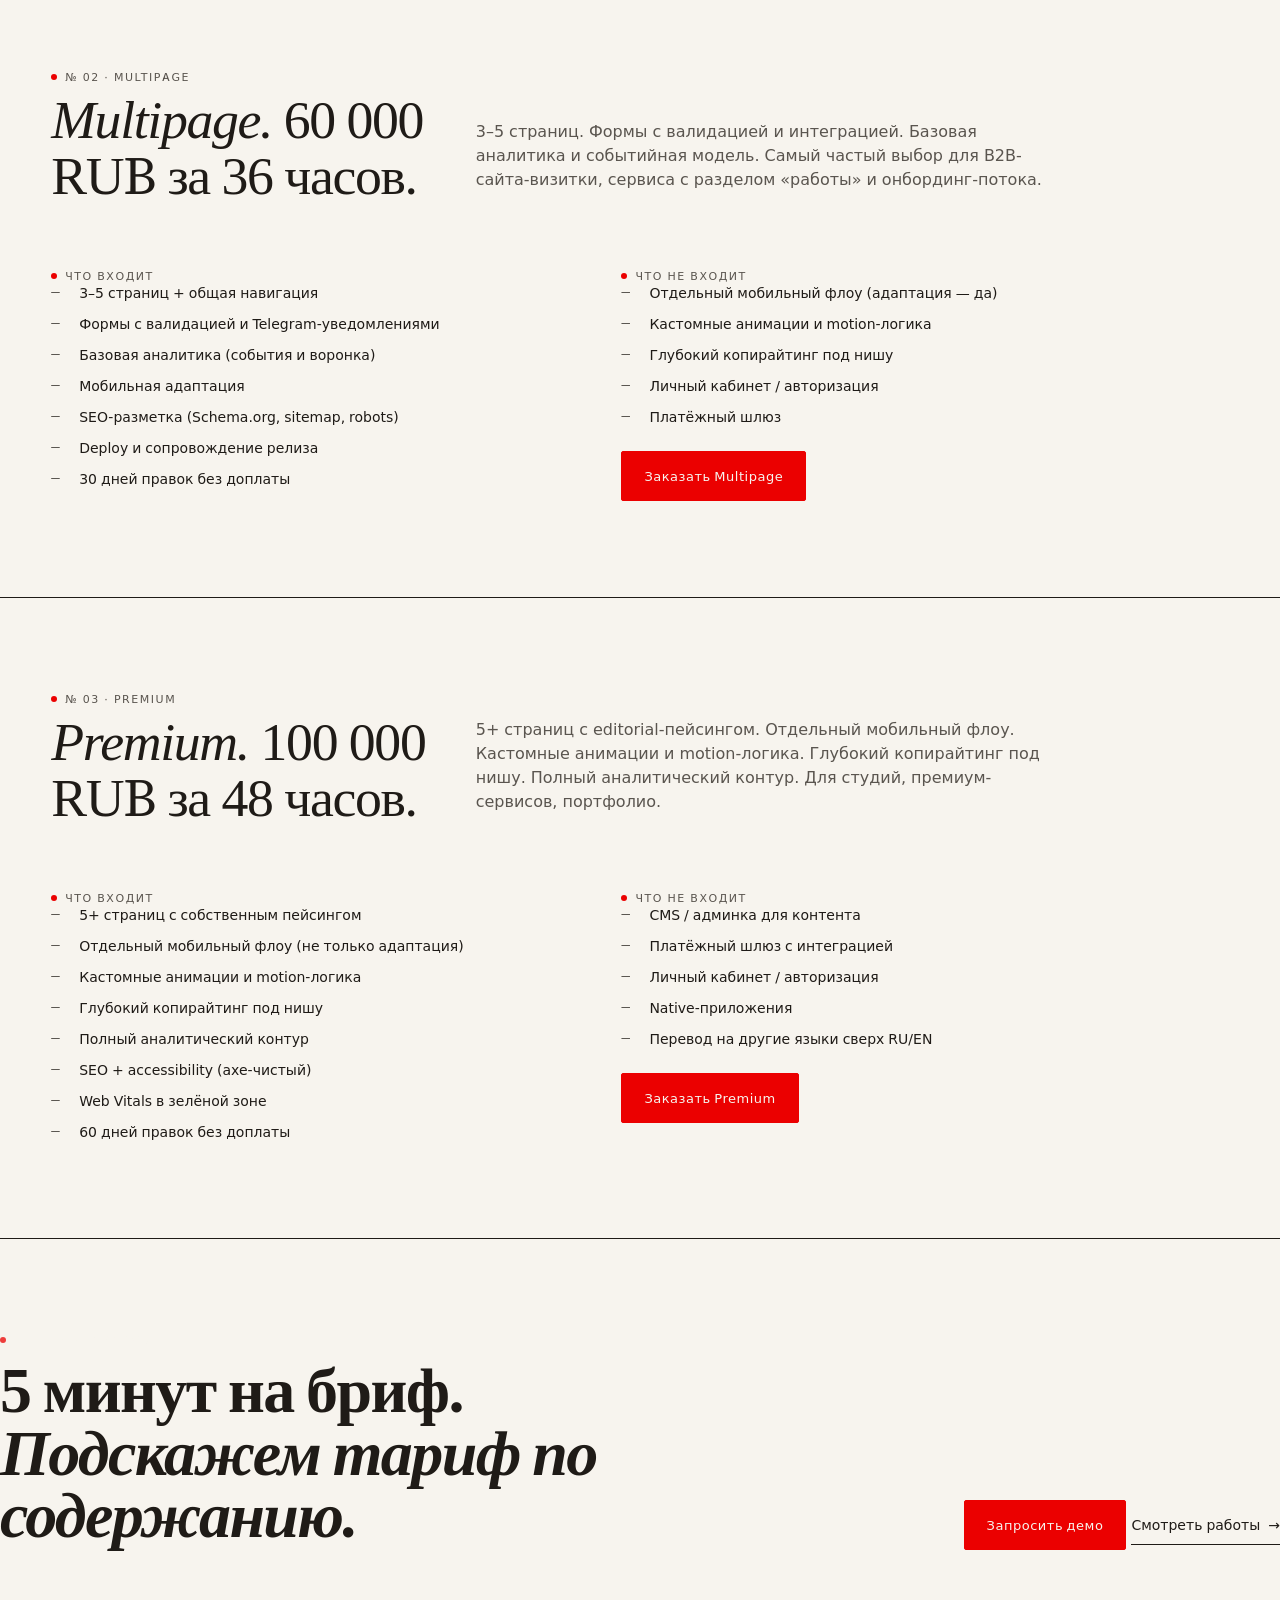
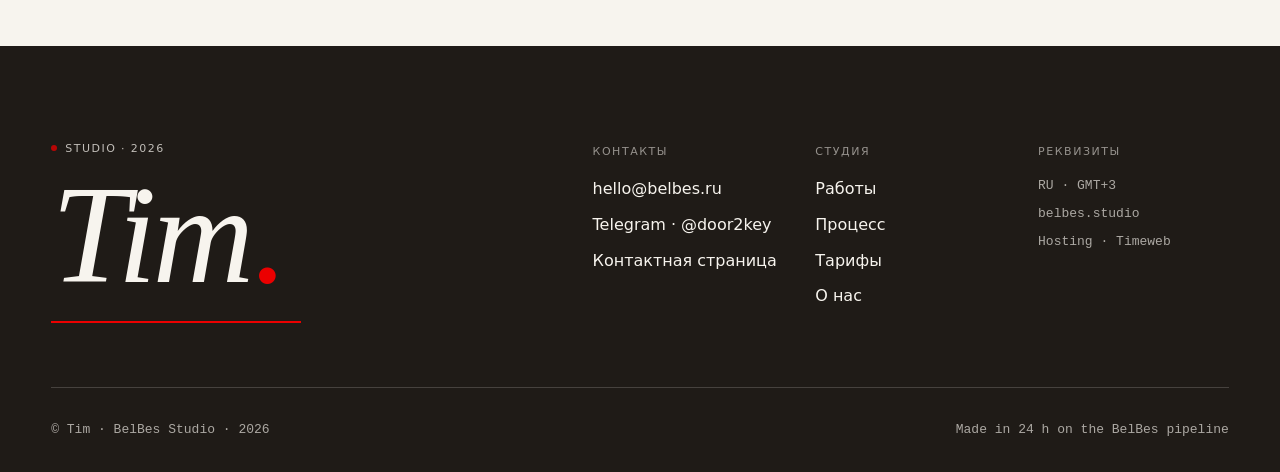
<file: pricing.html>
<!DOCTYPE html>
<html lang="ru">
<head>
<meta charset="UTF-8" />
<meta name="viewport" content="width=device-width, initial-scale=1" />
<title>Тарифы — BelBes Studio</title>
<meta name="description" content="Тарифы BelBes Studio: Landing 30 000 RUB за 24 часа, Multipage 60 000 RUB за 36 часов, Premium 100 000 RUB за 48 часов. Срок и цена — на первой строке." />
<link rel="stylesheet" href="assets/styles.css" />
</head>
<body data-screen-label="pricing">
<a class="bb-skip" href="#main">Перейти к контенту</a>
<div class="bb-page">

  <header class="bb-header">
    <a href="index.html" class="bb-wordmark">
      <span class="bb-wordmark-italic">Tim</span>
      <span class="bb-wordmark-tag">BelBes Studio</span>
    </a>
    <nav class="bb-nav" aria-label="Основная навигация">
      <a class="bb-nav-link" href="index.html">Studio</a>
      <a class="bb-nav-link" href="how-it-works.html">Process</a>
      <a class="bb-nav-link" href="case-studies.html">Work</a>
      <a class="bb-nav-link is-active" href="pricing.html">Pricing</a>
      <a class="bb-nav-link" href="about.html">About</a>
      <a class="bb-nav-link" href="contacts.html">Contact</a>
    </nav>
    <a class="bb-btn bb-btn-primary bb-btn-sm" href="contacts.html#brief">Запросить демо</a>
  </header>

  <main id="main">

    <section class="bb-hero" data-screen-label="pricing / hero" aria-labelledby="pricing-title">
      <div class="bb-hero-rail">
        <div class="bb-rail bb-rail-v">№ 014 · PRICING · MSK</div>
      </div>
      <div class="bb-hero-body">
        <div class="bb-eyebrow"><span class="dot"></span>Тарифы · 2026</div>
        <h1 id="pricing-title" class="bb-hero-title">
          Три тарифа.<br />
          Срок и цена — <em>на первой строке.</em>
        </h1>
        <p class="bb-hero-lede">
          Никаких «от» и «по запросу». Внутри каждого тарифа — список того, что
          входит, список того, что не входит, и фиксированный срок. Платёж по
          этапам: 50% при старте, 50% при сдаче. Возврат при срыве срока — да.
        </p>
        <div class="bb-hero-cta">
          <a class="bb-btn bb-btn-primary" href="contacts.html#brief">Запросить демо</a>
          <a class="bb-btn-link" href="how-it-works.html">Как мы работаем <span class="bb-arr">→</span></a>
        </div>
      </div>
      <div class="bb-hero-meta">
        <div class="bb-photo-editorial" style="width:100%; aspect-ratio: 4/5;"><img class="bb-photo-img" src="assets/img/hero_main.jpg" alt="Тарифы BelBes Studio: бежевая бумага и красный акцент" loading="lazy" width="800" height="1000" style="width:100%;height:100%;object-fit:cover;display:block;position:absolute;inset:0;z-index:0;">
          <div class="bb-photo-accent"></div>
          <div class="bb-photo-cup"></div>
          <span class="bb-photo-corner">pricing · 4:5</span>
          <span class="bb-photo-tag">tariffs · cream + single red</span>
        </div>
      </div>
    </section>

    <section class="bb-section" id="landing" data-screen-label="pricing / landing" aria-labelledby="landing-title">
      <div class="container">
        <header class="bb-section-head">
          <div class="bb-section-head-stack">
            <div class="bb-eyebrow"><span class="dot"></span>№ 01 · Landing</div>
            <h2 id="landing-title" class="bb-section-title">
              <em>Landing.</em> 30 000 RUB за 24 часа.
            </h2>
          </div>
          <p class="bb-section-kicker">
            Одна страница. Плотный нарратив. Мобильная адаптация. Бриф через
            форму, сайт на ваш домен через сутки. Для запуска оффера, MVP-теста,
            кампании в платформе или одного оффера в B2B.
          </p>
        </header>

        <div class="bb-two-col">
          <div>
            <div class="bb-eyebrow"><span class="dot"></span>Что входит</div>
            <ul class="bb-tier-list">
              <li>Одна страница с editorial-пейсингом</li>
              <li>Мобильная адаптация (без отдельного флоу)</li>
              <li>Бриф-форма с уведомлением на email</li>
              <li>Базовое SEO (title, description, OG)</li>
              <li>Deploy на ваш домен или GitHub Pages</li>
              <li>Передача исходников и репозитория</li>
              <li>14 дней правок без доплаты</li>
            </ul>
          </div>
          <div>
            <div class="bb-eyebrow"><span class="dot"></span>Что не входит</div>
            <ul class="bb-tier-list">
              <li>Многостраничная структура</li>
              <li>Отдельный мобильный флоу</li>
              <li>CRM-интеграции и платежи</li>
              <li>Кастомные анимации</li>
              <li>Копирайтинг под нишу больше 1 страницы</li>
            </ul>
            <div class="bb-tier-cta">
              <a class="bb-btn bb-btn-primary" href="contacts.html#brief">Заказать Landing</a>
            </div>
          </div>
        </div>
      </div>
    </section>

    <section class="bb-section" id="multipage" data-screen-label="pricing / multipage" aria-labelledby="multipage-title">
      <div class="container">
        <header class="bb-section-head">
          <div class="bb-section-head-stack">
            <div class="bb-eyebrow"><span class="dot"></span>№ 02 · Multipage</div>
            <h2 id="multipage-title" class="bb-section-title">
              <em>Multipage.</em> 60 000 RUB за 36 часов.
            </h2>
          </div>
          <p class="bb-section-kicker">
            3–5 страниц. Формы с валидацией и интеграцией. Базовая аналитика
            и событийная модель. Самый частый выбор для B2B-сайта-визитки,
            сервиса с разделом «работы» и онбординг-потока.
          </p>
        </header>

        <div class="bb-two-col">
          <div>
            <div class="bb-eyebrow"><span class="dot"></span>Что входит</div>
            <ul class="bb-tier-list">
              <li>3–5 страниц + общая навигация</li>
              <li>Формы с валидацией и Telegram-уведомлениями</li>
              <li>Базовая аналитика (события и воронка)</li>
              <li>Мобильная адаптация</li>
              <li>SEO-разметка (Schema.org, sitemap, robots)</li>
              <li>Deploy и сопровождение релиза</li>
              <li>30 дней правок без доплаты</li>
            </ul>
          </div>
          <div>
            <div class="bb-eyebrow"><span class="dot"></span>Что не входит</div>
            <ul class="bb-tier-list">
              <li>Отдельный мобильный флоу (адаптация — да)</li>
              <li>Кастомные анимации и motion-логика</li>
              <li>Глубокий копирайтинг под нишу</li>
              <li>Личный кабинет / авторизация</li>
              <li>Платёжный шлюз</li>
            </ul>
            <div class="bb-tier-cta">
              <a class="bb-btn bb-btn-primary" href="contacts.html#brief">Заказать Multipage</a>
            </div>
          </div>
        </div>
      </div>
    </section>

    <section class="bb-section" id="premium" data-screen-label="pricing / premium" aria-labelledby="premium-title">
      <div class="container">
        <header class="bb-section-head">
          <div class="bb-section-head-stack">
            <div class="bb-eyebrow"><span class="dot"></span>№ 03 · Premium</div>
            <h2 id="premium-title" class="bb-section-title">
              <em>Premium.</em> 100 000 RUB за 48 часов.
            </h2>
          </div>
          <p class="bb-section-kicker">
            5+ страниц с editorial-пейсингом. Отдельный мобильный флоу.
            Кастомные анимации и motion-логика. Глубокий копирайтинг под нишу.
            Полный аналитический контур. Для студий, премиум-сервисов, портфолио.
          </p>
        </header>

        <div class="bb-two-col">
          <div>
            <div class="bb-eyebrow"><span class="dot"></span>Что входит</div>
            <ul class="bb-tier-list">
              <li>5+ страниц с собственным пейсингом</li>
              <li>Отдельный мобильный флоу (не только адаптация)</li>
              <li>Кастомные анимации и motion-логика</li>
              <li>Глубокий копирайтинг под нишу</li>
              <li>Полный аналитический контур</li>
              <li>SEO + accessibility (axe-чистый)</li>
              <li>Web Vitals в зелёной зоне</li>
              <li>60 дней правок без доплаты</li>
            </ul>
          </div>
          <div>
            <div class="bb-eyebrow"><span class="dot"></span>Что не входит</div>
            <ul class="bb-tier-list">
              <li>CMS / админка для контента</li>
              <li>Платёжный шлюз с интеграцией</li>
              <li>Личный кабинет / авторизация</li>
              <li>Native-приложения</li>
              <li>Перевод на другие языки сверх RU/EN</li>
            </ul>
            <div class="bb-tier-cta">
              <a class="bb-btn bb-btn-primary" href="contacts.html#brief">Заказать Premium</a>
            </div>
          </div>
        </div>
      </div>
    </section>

    <section class="bb-section bb-cta-banner" data-screen-label="pricing / cta">
      <div class="bb-cta-banner-side">
        <div class="bb-eyebrow on-dark"><span class="dot"></span>Не определились?</div>
        <h2 class="bb-cta-banner-title">
          5 минут на бриф.<br /><em>Подскажем тариф по содержанию.</em>
        </h2>
      </div>
      <div>
        <a class="bb-btn bb-btn-primary" href="contacts.html#brief">Запросить демо</a>
        <a class="bb-btn-link on-dark" href="case-studies.html">Смотреть работы <span class="bb-arr">→</span></a>
      </div>
    </section>

  </main>

  <footer class="bb-footer">
    <div class="bb-footer-top">
      <div>
        <div class="bb-eyebrow on-dark"><span class="dot"></span>Studio · 2026</div>
        <div class="bb-footer-mark">Tim<span class="bb-footer-mark-dot">.</span></div>
        <div class="bb-footer-rule"></div>
      </div>
      <div class="bb-footer-cols">
        <div>
          <div class="bb-footer-h">Контакты</div>
          <a href="mailto:hello@belbes.ru">hello@belbes.ru</a>
          <a href="https://t.me/door2key">Telegram · @door2key</a>
          <a href="contacts.html">Контактная страница</a>
        </div>
        <div>
          <div class="bb-footer-h">Студия</div>
          <a href="case-studies.html">Работы</a>
          <a href="how-it-works.html">Процесс</a>
          <a href="pricing.html">Тарифы</a>
          <a href="about.html">О нас</a>
        </div>
        <div>
          <div class="bb-footer-h">Реквизиты</div>
          <span class="bb-mono" style="color: rgba(247,244,238,0.65);">RU · GMT+3</span>
          <span class="bb-mono" style="color: rgba(247,244,238,0.65);">belbes.studio</span>
          <span class="bb-mono" style="color: rgba(247,244,238,0.65);">Hosting · Timeweb</span>
        </div>
      </div>
    </div>
    <div class="bb-footer-bot">
      <span class="bb-mono">© Tim · BelBes Studio · 2026</span>
      <span class="bb-mono">Made in 24 h on the BelBes pipeline</span>
    </div>
  </footer>

</div>
</body>
</html>
</file>
<file: assets/styles.css>
/* ============================================================
   BelBes Studio — Site styles
   Multi-page, editorial. Shared across all pages.
   ============================================================ */

/* ---- Fonts ------------------------------------------------ */

@font-face {
  font-family: "Inter";
  src: url("../fonts/inter-400.woff2") format("woff2");
  font-weight: 400; font-style: normal; font-display: swap;
}
@font-face {
  font-family: "Inter";
  src: url("../fonts/inter-500.woff2") format("woff2");
  font-weight: 500; font-style: normal; font-display: swap;
}
@font-face {
  font-family: "Inter";
  src: url("../fonts/inter-600.woff2") format("woff2");
  font-weight: 600; font-style: normal; font-display: swap;
}
@font-face {
  font-family: "Source Serif Pro";
  src: url("../fonts/source-serif-pro-400.woff2") format("woff2");
  font-weight: 400; font-style: normal; font-display: swap;
}
@font-face {
  font-family: "Source Serif Pro";
  src: url("../fonts/source-serif-pro-600.woff2") format("woff2");
  font-weight: 600; font-style: normal; font-display: swap;
}
@font-face {
  font-family: "Source Serif Pro";
  src: url("../fonts/source-serif-pro-700.woff2") format("woff2");
  font-weight: 700; font-style: normal; font-display: swap;
}

/* JetBrains Mono via Google for monospace specimen */
@import url("https://fonts.googleapis.com/css2?family=JetBrains+Mono:wght@400;500&display=swap");

/* ---- Tokens ----------------------------------------------- */

:root {
  --bb-red:           #EB0000;
  --bb-red-ink:       #C40000;
  --bb-ink:           #1F1B17;
  --bb-ink-soft:      #2A2620;
  --bb-graphite:      #5A554F;
  --bb-stone:         #8A857F;
  --bb-hairline:      #1F1B17;
  --bb-hairline-soft: rgba(31, 27, 23, 0.12);

  --bb-cream:         #F7F4EE;
  --bb-cream-deep:    #EFEAE0;
  --bb-paper:         #FAFAFA;
  --bb-white:         #FFFFFF;

  --bg:               var(--bb-cream);
  --bg-alt:           var(--bb-cream-deep);
  --bg-inverse:       var(--bb-ink);
  --fg:               var(--bb-ink);
  --fg-muted:         var(--bb-graphite);
  --fg-subtle:        var(--bb-stone);
  --fg-inverse:       var(--bb-cream);
  --primary:          var(--bb-red);
  --rule:             var(--bb-hairline);
  --rule-soft:        var(--bb-hairline-soft);

  --font-display:     "Source Serif Pro", "Iowan Old Style", Georgia, serif;
  --font-body:        "Inter", system-ui, -apple-system, "Segoe UI", sans-serif;
  --font-mono:        "JetBrains Mono", ui-monospace, "SF Mono", Menlo, monospace;

  --fs-display-xl:    clamp(56px, 9vw, 128px);
  --fs-display-lg:    clamp(44px, 6.4vw, 96px);
  --fs-display-md:    clamp(36px, 4.8vw, 72px);
  --fs-display-sm:    clamp(28px, 3.6vw, 52px);
  --fs-h1:            clamp(36px, 4.2vw, 64px);
  --fs-h2:            clamp(26px, 2.6vw, 40px);
  --fs-h3:            22px;
  --fs-h4:            18px;
  --fs-body-lg:       18px;
  --fs-body:          16px;
  --fs-body-sm:       14px;
  --fs-caption:       12px;
  --fs-label:         11px;

  --sp-1:  4px;  --sp-2:  8px;  --sp-3: 12px; --sp-4: 16px;
  --sp-5: 24px;  --sp-6: 32px;  --sp-7: 48px; --sp-8: 64px;
  --sp-9: 96px;  --sp-10: 128px; --sp-11: 192px;

  --container-max: 1280px;
  --gutter: clamp(20px, 4vw, 64px);

  --bw-hairline: 1px;
  --bw-rule:     1.5px;
  --bw-strong:   2px;

  --ease-editorial: cubic-bezier(0.25, 0.1, 0.25, 1);
  --dur-fast: 180ms; --dur-base: 280ms; --dur-slow: 600ms; --dur-hero: 800ms;
}

/* ---- Reset ------------------------------------------------ */

*, *::before, *::after { box-sizing: border-box; }
html, body { margin: 0; padding: 0; }
html { scroll-behavior: smooth; }

body {
  background: var(--bg);
  color: var(--fg);
  font-family: var(--font-body);
  font-size: var(--fs-body);
  line-height: 1.55;
  -webkit-font-smoothing: antialiased;
  text-rendering: optimizeLegibility;
}
::selection { background: var(--bb-ink); color: var(--bb-cream); }

img { display: block; max-width: 100%; }
button { font: inherit; color: inherit; background: none; border: 0; cursor: pointer; padding: 0; }
input, textarea, select { font: inherit; color: inherit; }

a { color: inherit; text-decoration: underline; text-decoration-thickness: 1px; text-underline-offset: 3px; transition: color var(--dur-fast) var(--ease-editorial); }
a:hover { color: var(--primary); }
a:focus-visible, button:focus-visible, input:focus-visible, textarea:focus-visible {
  outline: 2px solid var(--bb-ink); outline-offset: 2px;
}

/* ---- Type utilities --------------------------------------- */

.t-display-xl, .t-display-lg, .t-display-md, .t-display-sm, .t-h1, .t-h2 {
  font-family: var(--font-display);
  font-weight: 400;
  letter-spacing: -0.02em;
  line-height: 1.02;
  color: var(--fg);
  text-wrap: balance;
  margin: 0;
}
.t-display-xl { font-size: var(--fs-display-xl); line-height: 0.95; letter-spacing: -0.03em; }
.t-display-lg { font-size: var(--fs-display-lg); line-height: 0.98; letter-spacing: -0.028em; }
.t-display-md { font-size: var(--fs-display-md); line-height: 1.0; letter-spacing: -0.025em; }
.t-display-sm { font-size: var(--fs-display-sm); line-height: 1.04; }
.t-h1 { font-size: var(--fs-h1); line-height: 1.05; }
.t-h2 { font-size: var(--fs-h2); line-height: 1.1; }
.t-italic { font-style: italic; }
em, i { font-style: italic; }
strong, b { font-weight: 600; }

.t-h3 { font-family: var(--font-body); font-weight: 500; font-size: var(--fs-h3); line-height: 1.3; letter-spacing: -0.01em; margin: 0; }
.t-h4 { font-family: var(--font-body); font-weight: 500; font-size: var(--fs-h4); line-height: 1.35; margin: 0; }

.t-body-lg { font-size: var(--fs-body-lg); line-height: 1.6; }
.t-body    { font-size: var(--fs-body); line-height: 1.6; }
.t-body-sm { font-size: var(--fs-body-sm); line-height: 1.5; }
.t-muted  { color: var(--fg-muted); }
.t-subtle { color: var(--fg-subtle); }

.t-caption { font-size: var(--fs-caption); line-height: 1.4; color: var(--fg-muted); }

.t-label, .bb-label, .bb-eyebrow {
  font-family: var(--font-body);
  font-weight: 500;
  font-size: var(--fs-label);
  line-height: 1;
  letter-spacing: 0.14em;
  text-transform: uppercase;
  color: var(--fg-muted);
}
.bb-eyebrow.on-dark, .t-label.on-dark { color: var(--fg-inverse); opacity: 0.75; }
.bb-eyebrow .dot,
.t-label .dot { display: inline-block; width: 6px; height: 6px; background: var(--primary); border-radius: 999px; margin-right: 8px; vertical-align: 1px; }

.t-mono, .bb-mono { font-family: var(--font-mono); font-size: 13px; letter-spacing: 0; }

/* ---- Layout shell ----------------------------------------- */

.bb-page { display: flex; flex-direction: column; min-height: 100vh; }
main { flex: 1; }

.container {
  width: 100%;
  max-width: var(--container-max);
  margin: 0 auto;
  padding: 0 var(--gutter);
}
.container-wide {
  width: 100%;
  max-width: 1480px;
  margin: 0 auto;
  padding: 0 var(--gutter);
}

.bb-section { padding: var(--sp-9) 0; border-top: var(--bw-hairline) solid var(--rule); }
.bb-section:first-child { border-top: 0; }
.bb-section-pad-lg { padding: var(--sp-10) 0; }
.bb-section-pad-sm { padding: var(--sp-8) 0; }
.bb-section-inverse { background: var(--bg-inverse); color: var(--fg-inverse); }
.bb-section-inverse .bb-eyebrow, .bb-section-inverse .t-label { color: var(--fg-inverse); opacity: 0.7; }
.bb-section-inverse .t-muted { color: rgba(247,244,238,0.65); }

@media (max-width: 768px) {
  .bb-section { padding: var(--sp-8) 0; }
  .bb-section-pad-lg { padding: var(--sp-8) 0; }
}

/* ---- Header ----------------------------------------------- */

.bb-header {
  display: flex; align-items: center; justify-content: space-between;
  gap: var(--sp-6);
  padding: var(--sp-5) var(--gutter);
  border-bottom: var(--bw-hairline) solid var(--rule);
  position: sticky; top: 0; z-index: 50;
  background: var(--bb-cream);
}
.bb-wordmark {
  display: flex; align-items: baseline; gap: 10px;
  text-decoration: none;
  position: relative;
}
.bb-wordmark-italic {
  font-family: var(--font-display);
  font-style: italic;
  font-weight: 400;
  font-size: 28px;
  line-height: 1;
  letter-spacing: -0.02em;
  position: relative;
  padding-bottom: 6px;
}
.bb-wordmark-italic::after {
  content: ""; position: absolute; left: 0; right: 14%;
  bottom: 0; height: 2px; background: var(--bb-red);
}
.bb-wordmark-tag {
  font-family: var(--font-body); font-weight: 500;
  font-size: 11px; letter-spacing: 0.14em; text-transform: uppercase;
  color: var(--fg-muted);
}
.bb-nav { display: flex; align-items: center; gap: var(--sp-6); }
.bb-nav-link {
  font-family: var(--font-body); font-weight: 500;
  font-size: 11px; letter-spacing: 0.16em; text-transform: uppercase;
  text-decoration: none; color: var(--fg);
  padding: 6px 0;
  position: relative;
}
.bb-nav-link:hover { color: var(--primary); }
.bb-nav-link.is-active::after {
  content: ""; position: absolute; left: 0; right: 0; bottom: -2px;
  height: 1.5px; background: var(--bb-ink);
}
.bb-nav-link.is-active { color: var(--bb-ink); }

@media (max-width: 880px) {
  .bb-nav { display: none; }
}

/* ---- Buttons ---------------------------------------------- */

.bb-btn {
  display: inline-flex; align-items: center; gap: 10px;
  padding: 14px 22px;
  border: var(--bw-rule) solid var(--bb-ink);
  background: var(--bb-ink);
  color: var(--bb-cream);
  font-family: var(--font-body);
  font-weight: 500;
  font-size: 13px;
  letter-spacing: 0.04em;
  text-transform: none;
  text-decoration: none;
  border-radius: 2px;
  transition: background var(--dur-fast) var(--ease-editorial),
              color var(--dur-fast) var(--ease-editorial),
              border-color var(--dur-fast) var(--ease-editorial);
  cursor: pointer;
}
.bb-btn:hover { color: var(--bb-cream); background: var(--bb-red); border-color: var(--bb-red); }
.bb-btn:active { background: var(--bb-red-ink); border-color: var(--bb-red-ink); }

.bb-btn-primary { background: var(--bb-red); border-color: var(--bb-red); }
.bb-btn-primary:hover { background: var(--bb-ink); border-color: var(--bb-ink); color: var(--bb-cream); }
.bb-btn-primary:active { background: var(--bb-red-ink); border-color: var(--bb-red-ink); }

.bb-btn-ghost { background: transparent; color: var(--bb-ink); border-color: var(--bb-ink); }
.bb-btn-ghost:hover { background: var(--bb-ink); color: var(--bb-cream); }

.bb-btn-sm { padding: 10px 16px; font-size: 12px; }

.bb-btn-link {
  display: inline-flex; align-items: center; gap: 8px;
  text-decoration: none;
  font-family: var(--font-body); font-weight: 500; font-size: 14px;
  color: var(--bb-ink);
  padding: 8px 0;
  border-bottom: 1px solid var(--bb-ink);
}
.bb-btn-link .bb-arr { transition: transform var(--dur-fast) var(--ease-editorial); display: inline-block; }
.bb-btn-link:hover { color: var(--bb-red); border-bottom-color: var(--bb-red); }
.bb-btn-link:hover .bb-arr { transform: translateX(3px); }

/* ---- Chips ------------------------------------------------ */

.bb-chip {
  display: inline-flex; align-items: center;
  padding: 4px 10px;
  border: 1px solid var(--bb-ink);
  border-radius: 999px;
  font-size: 11px; font-weight: 500; letter-spacing: 0.08em;
  text-transform: uppercase;
  background: transparent;
}
.bb-chip.is-red { color: var(--bb-red); border-color: var(--bb-red); }

/* ---- Hero ------------------------------------------------- */

.bb-hero {
  position: relative;
  padding: var(--sp-10) var(--gutter) var(--sp-9);
  display: grid;
  grid-template-columns: 60px 1fr 1fr;
  gap: var(--sp-7);
  align-items: end;
  border-bottom: var(--bw-hairline) solid var(--rule);
  overflow: hidden;
}
.bb-hero-rail { display: flex; flex-direction: column; gap: var(--sp-3); }
.bb-hero-rail .bb-label {
  writing-mode: vertical-rl; transform: rotate(180deg);
  letter-spacing: 0.14em;
}
.bb-hero-body { max-width: 64ch; }
.bb-hero-title {
  font-family: var(--font-display);
  font-weight: 400;
  font-size: var(--fs-display-lg);
  line-height: 0.98;
  letter-spacing: -0.028em;
  margin: var(--sp-5) 0 var(--sp-6);
  text-wrap: balance;
}
.bb-hero-lede {
  font-family: var(--font-body);
  font-size: 18px; line-height: 1.55;
  max-width: 56ch;
  color: var(--bb-ink);
  margin: 0 0 var(--sp-7);
}
.bb-hero-cta { display: flex; flex-wrap: wrap; gap: var(--sp-5); align-items: center; }
.bb-hero-meta {
  position: relative;
  align-self: stretch;
  display: flex; align-items: flex-end;
}
.bb-hero-photo {
  position: relative;
  width: 100%; height: 100%;
  min-height: 420px;
  background: var(--bg-alt);
  border: 1px solid var(--rule);
  overflow: hidden;
}

@media (max-width: 1024px) {
  .bb-hero { grid-template-columns: 1fr; padding: var(--sp-8) var(--gutter) var(--sp-7); gap: var(--sp-6); }
  .bb-hero-rail { display: none; }
  .bb-hero-photo { min-height: 280px; }
}

/* ---- Photo placeholders / ambient ------------------------- */

.bb-photo-tag {
  position: absolute; left: 16px; bottom: 16px;
  font-family: var(--font-mono);
  font-size: 11px;
  letter-spacing: 0;
  color: var(--fg-muted);
  background: var(--bb-cream);
  padding: 4px 8px;
  border: 1px solid var(--rule);
}
.bb-photo-corner {
  position: absolute; right: 16px; top: 16px;
  font-family: var(--font-mono); font-size: 11px;
  color: var(--fg-muted);
}
.bb-photo-placeholder {
  position: relative;
  background: var(--bg-alt);
  border: 1px solid var(--rule);
  width: 100%;
  aspect-ratio: 16/10;
}

/* Editorial hero placeholder painting:
   warm cream surface w/ subtle grain via radial gradients,
   single red accent (book/cup/dot), hairline rule for desk edge.
   No photographic illusion — honest editorial sketch. */
.bb-photo-editorial {
  position: relative;
  background: var(--bb-cream-deep);
  border: 1px solid var(--rule);
  overflow: hidden;
}
.bb-photo-editorial::before {
  content: "";
  position: absolute; inset: 0;
  background:
    radial-gradient(ellipse 70% 60% at 22% 30%, rgba(255,253,247,0.85), transparent 60%),
    radial-gradient(ellipse 50% 40% at 75% 85%, rgba(31,27,23,0.08), transparent 70%);
  pointer-events: none;
}
.bb-photo-editorial::after {
  content: ""; position: absolute;
  left: 0; right: 0; top: 64%;
  height: 1px; background: rgba(31,27,23,0.18);
}
.bb-photo-editorial .bb-photo-accent {
  position: absolute;
  left: 30%; top: 38%;
  width: clamp(90px, 14%, 200px);
  aspect-ratio: 3/4;
  background: var(--bb-cream);
  border: 1px solid rgba(31,27,23,0.25);
}
.bb-photo-editorial .bb-photo-accent::after {
  content: "";
  position: absolute;
  right: 8%; top: 12%;
  width: 12%; height: 78%;
  background: var(--bb-red);
}
.bb-photo-editorial .bb-photo-accent::before {
  content: "";
  position: absolute; left: 14%; top: 18%;
  right: 22%; height: 2px;
  background: rgba(31,27,23,0.35);
  box-shadow:
    0 8px 0 0 rgba(31,27,23,0.25),
    0 16px 0 0 rgba(31,27,23,0.18),
    0 24px 0 0 rgba(31,27,23,0.12);
}
.bb-photo-editorial .bb-photo-cup {
  position: absolute;
  right: 22%; top: 50%;
  width: 9%;
  aspect-ratio: 1/1;
  background: var(--bb-red);
  border-radius: 999px;
  box-shadow: 0 1px 0 rgba(31,27,23,0.15);
}

@media (prefers-reduced-motion: no-preference) {
  .bb-photo-editorial .bb-photo-cup {
    animation: bb-red-breathe 8s var(--ease-editorial) infinite;
  }
  .bb-photo-editorial::before {
    animation: bb-light-drift 14s ease-in-out infinite alternate;
  }
}
@keyframes bb-red-breathe {
  0%, 100% { transform: scale(1); }
  50%      { transform: scale(1.04); }
}
@keyframes bb-light-drift {
  0%   { transform: translateX(-2%); }
  100% { transform: translateX(2%); }
}

/* Portrait placeholder for founders */
.bb-photo-portrait {
  position: relative;
  background: var(--bb-cream-deep);
  border: 1px solid var(--rule);
  overflow: hidden;
}
.bb-photo-portrait::before {
  content: ""; position: absolute; inset: 0;
  background:
    radial-gradient(ellipse 35% 28% at 35% 35%, rgba(31,27,23,0.18), transparent 70%),
    radial-gradient(ellipse 35% 28% at 65% 38%, rgba(31,27,23,0.18), transparent 70%),
    radial-gradient(ellipse 45% 18% at 35% 72%, rgba(31,27,23,0.16), transparent 70%),
    radial-gradient(ellipse 45% 18% at 65% 74%, rgba(31,27,23,0.16), transparent 70%);
}
.bb-photo-portrait::after {
  content: ""; position: absolute;
  right: 8%; top: 12%;
  width: 6px; height: 56px;
  background: var(--bb-red);
}

/* Case thumb placeholder — laptop sketch */
.bb-photo-case {
  position: relative;
  background: var(--bb-cream-deep);
  border: 1px solid var(--rule);
  overflow: hidden;
}
.bb-photo-case::before {
  content: "";
  position: absolute;
  left: 16%; top: 18%; right: 16%; bottom: 26%;
  background: var(--bb-cream);
  border: 1px solid rgba(31,27,23,0.35);
}
.bb-photo-case::after {
  content: ""; position: absolute;
  left: 10%; right: 10%; bottom: 22%;
  height: 6px; background: rgba(31,27,23,0.4);
}
.bb-photo-case .bb-photo-accent {
  position: absolute;
  right: 22%; bottom: 12%;
  width: 22px; height: 22px;
  background: var(--bb-red);
  border-radius: 999px;
}

/* ---- Manifesto / numbered rows ---------------------------- */

.bb-manifesto-list {
  margin-top: var(--sp-6);
  display: grid; grid-template-columns: 1fr;
}
.bb-manifesto-row {
  display: grid;
  grid-template-columns: 64px 1fr;
  gap: var(--sp-6);
  align-items: baseline;
  padding: var(--sp-6) 0;
  border-top: 1px solid var(--rule);
}
.bb-manifesto-row:last-child { border-bottom: 1px solid var(--rule); }
.bb-manifesto-num {
  font-family: var(--font-mono); font-size: 13px; color: var(--fg-muted);
}
.bb-manifesto-text {
  font-family: var(--font-display); font-size: clamp(24px, 3vw, 40px);
  line-height: 1.15; letter-spacing: -0.02em;
}

/* ---- Section heads ---------------------------------------- */

.bb-section-head {
  display: grid;
  grid-template-columns: 1fr 2fr;
  gap: var(--sp-7);
  align-items: end;
  margin-bottom: var(--sp-8);
}
.bb-section-head-stack { display: flex; flex-direction: column; gap: var(--sp-3); }
.bb-section-title {
  font-family: var(--font-display);
  font-weight: 400;
  font-size: var(--fs-h1);
  line-height: 1.04;
  letter-spacing: -0.025em;
  margin: 0;
  text-wrap: balance;
}
.bb-section-kicker {
  font-family: var(--font-body); font-size: 16px; color: var(--fg-muted);
  max-width: 52ch; line-height: 1.5;
}
@media (max-width: 880px) {
  .bb-section-head { grid-template-columns: 1fr; align-items: start; }
}

/* ---- Process list (typographic table) --------------------- */

.bb-process-list { display: flex; flex-direction: column; }
.bb-process-row {
  display: grid;
  grid-template-columns: 80px minmax(180px, 1fr) 2fr 120px;
  gap: var(--sp-6);
  align-items: baseline;
  padding: var(--sp-6) 0;
  border-top: 1px solid var(--rule);
  transition: background var(--dur-fast) var(--ease-editorial);
}
.bb-process-row:last-child { border-bottom: 1px solid var(--rule); }
.bb-process-row:hover { background: var(--bg-alt); }
.bb-process-num {
  font-family: var(--font-mono); font-size: 13px;
  color: var(--fg-muted);
}
.bb-process-h {
  font-family: var(--font-display); font-style: italic;
  font-size: clamp(22px, 2.4vw, 32px);
  line-height: 1.15; letter-spacing: -0.02em;
  color: var(--fg);
}
.bb-process-t {
  font-size: 16px; line-height: 1.6;
  color: var(--fg-muted); max-width: 56ch;
}
.bb-process-meta {
  font-family: var(--font-mono); font-size: 12px;
  color: var(--fg-muted);
  text-align: right;
  align-self: center;
}
@media (max-width: 980px) {
  .bb-process-row {
    grid-template-columns: 56px 1fr;
    grid-template-areas:
      "num heading"
      "num text"
      ".  meta";
    row-gap: var(--sp-3);
  }
  .bb-process-num { grid-area: num; }
  .bb-process-h   { grid-area: heading; }
  .bb-process-t   { grid-area: text; }
  .bb-process-meta { grid-area: meta; text-align: left; }
}

/* ---- Pricing / proposition tiers -------------------------- */

.bb-tiers {
  display: grid;
  grid-template-columns: repeat(3, 1fr);
  border-top: 1px solid var(--rule);
  border-bottom: 1px solid var(--rule);
}
.bb-tier {
  padding: var(--sp-7) var(--sp-6);
  border-right: 1px solid var(--rule);
  display: flex; flex-direction: column; gap: var(--sp-5);
  position: relative;
}
.bb-tier:last-child { border-right: 0; }
.bb-tier-eyebrow { display: flex; align-items: center; justify-content: space-between; }
.bb-tier-name { font-family: var(--font-display); font-size: clamp(28px, 3vw, 44px); line-height: 1.05; }
.bb-tier-name em { font-style: italic; }
.bb-tier-price { display: flex; align-items: baseline; gap: 8px; }
.bb-tier-price-num { font-family: var(--font-display); font-style: italic; font-size: clamp(36px, 4vw, 56px); line-height: 1; }
.bb-tier-price-unit { font-family: var(--font-mono); font-size: 13px; color: var(--fg-muted); }
.bb-tier-time {
  font-family: var(--font-mono); font-size: 13px; color: var(--fg-muted);
  display: inline-flex; align-items: center; gap: 8px;
}
.bb-tier-time::before { content: ""; width: 6px; height: 6px; background: var(--bb-red); border-radius: 999px; }
.bb-tier-line { height: 1px; background: var(--rule); }
.bb-tier-list { list-style: none; margin: 0; padding: 0; display: flex; flex-direction: column; gap: 10px; }
.bb-tier-list li {
  display: grid; grid-template-columns: 16px 1fr; gap: 12px;
  font-size: 14px; line-height: 1.5;
  color: var(--fg);
}
.bb-tier-list li::before {
  content: "—"; color: var(--fg-muted); font-family: var(--font-mono);
}
.bb-tier-list.is-out li::before { content: "×"; color: var(--bb-red); }
.bb-tier-list.is-out li { color: var(--fg-muted); }

.bb-tier-cta { margin-top: auto; padding-top: var(--sp-5); }

.bb-tier.is-feature {
  background: var(--bg-alt);
}
.bb-tier.is-feature .bb-tier-name { position: relative; }

@media (max-width: 980px) {
  .bb-tiers { grid-template-columns: 1fr; }
  .bb-tier { border-right: 0; border-bottom: 1px solid var(--rule); }
  .bb-tier:last-child { border-bottom: 0; }
}

/* ---- Case grid -------------------------------------------- */

.bb-work-grid {
  display: grid;
  grid-template-columns: repeat(2, 1fr);
  gap: var(--sp-7) var(--sp-7);
}
.bb-work-card {
  display: flex; flex-direction: column;
  text-decoration: none; color: inherit;
  border-top: 1px solid var(--rule);
  padding-top: var(--sp-5);
  cursor: pointer;
}
.bb-work-photo {
  position: relative;
  width: 100%;
  aspect-ratio: 4/3;
  margin-bottom: var(--sp-5);
  transition: opacity var(--dur-base) var(--ease-editorial);
}
.bb-work-card:hover .bb-work-photo { opacity: 0.86; }
.bb-work-meta { display: flex; flex-direction: column; gap: 8px; }
.bb-work-num { font-family: var(--font-mono); font-size: 12px; color: var(--fg-muted); }
.bb-work-title {
  font-family: var(--font-display); font-size: clamp(22px, 2.2vw, 30px);
  line-height: 1.15; letter-spacing: -0.02em;
}
.bb-work-title em { font-style: italic; }
.bb-work-foot {
  display: flex; align-items: center; justify-content: space-between;
  margin-top: var(--sp-3);
  gap: var(--sp-4);
}
@media (max-width: 768px) {
  .bb-work-grid { grid-template-columns: 1fr; gap: var(--sp-6); }
}

/* ---- Form ------------------------------------------------- */

.bb-form { display: grid; grid-template-columns: 1fr 1fr; gap: var(--sp-6) var(--sp-7); margin-top: var(--sp-6); }
.bb-field { display: flex; flex-direction: column; gap: 8px; }
.bb-field-wide { grid-column: 1 / -1; }
.bb-field label {
  font-family: var(--font-body); font-weight: 500;
  font-size: 11px; letter-spacing: 0.14em; text-transform: uppercase;
  color: var(--fg-muted);
}
.bb-field input, .bb-field textarea, .bb-field select {
  width: 100%;
  padding: 12px 0;
  font-family: var(--font-body); font-size: 18px;
  color: var(--bb-ink);
  background: transparent;
  border: 0;
  border-bottom: 1px solid var(--bb-ink);
  border-radius: 0;
  resize: vertical;
}
.bb-field input::placeholder, .bb-field textarea::placeholder { color: var(--fg-subtle); }
.bb-field.is-err input, .bb-field.is-err textarea { border-bottom-color: var(--bb-red); }
.bb-help { font-size: 12px; color: var(--bb-red); }
.bb-help-inline { color: var(--fg-muted); font-size: 12px; }
.bb-form-foot {
  grid-column: 1 / -1;
  display: flex; align-items: center; justify-content: space-between; gap: var(--sp-5);
  margin-top: var(--sp-3); flex-wrap: wrap;
}
@media (max-width: 768px) {
  .bb-form { grid-template-columns: 1fr; }
}

/* ---- Hairline rule with red dot (decorative section divider) */

.bb-rule-decor {
  position: relative;
  height: 1px;
  background: var(--bb-ink);
  margin: var(--sp-9) 0;
}
.bb-rule-decor::after {
  content: ""; position: absolute;
  width: 10px; height: 10px;
  background: var(--bb-red); border-radius: 999px;
  top: -4.5px; left: 0;
  animation: bb-dot-travel 5s var(--ease-editorial) infinite;
}
@keyframes bb-dot-travel {
  0%   { left: 0; opacity: 1; }
  80%  { left: calc(100% - 10px); opacity: 1; }
  100% { left: calc(100% - 10px); opacity: 0; }
}
@media (prefers-reduced-motion: reduce) {
  .bb-rule-decor::after { animation: none; left: 50%; }
}

/* ---- Footer ----------------------------------------------- */

.bb-footer {
  background: var(--bb-ink);
  color: var(--fg-inverse);
  padding: var(--sp-9) var(--gutter) var(--sp-6);
  margin-top: 0;
}
.bb-footer .container { padding: 0; }
.bb-footer-top {
  display: grid;
  grid-template-columns: 1.4fr 2fr;
  gap: var(--sp-9);
  padding-bottom: var(--sp-8);
}
.bb-footer-mark {
  font-family: var(--font-display); font-style: italic;
  font-size: clamp(80px, 11vw, 160px);
  line-height: 0.9; letter-spacing: -0.03em;
  margin: var(--sp-5) 0 0;
}
.bb-footer-mark-dot { color: var(--bb-red); font-style: normal; }
.bb-footer-rule {
  height: 2px; background: var(--bb-red);
  width: 56%; margin-top: 16px;
}
.bb-footer-cols {
  display: grid; grid-template-columns: 1fr 1fr 1fr;
  gap: var(--sp-6);
}
.bb-footer-cols > div { display: flex; flex-direction: column; gap: 8px; }
.bb-footer-h {
  font-size: 11px; letter-spacing: 0.14em; text-transform: uppercase;
  color: rgba(247,244,238,0.55); margin-bottom: 8px;
}
.bb-footer a {
  color: var(--fg-inverse); text-decoration: none;
  border-bottom: 1px solid transparent;
  padding-bottom: 2px;
  width: max-content;
}
.bb-footer a:hover { color: var(--bb-red); border-bottom-color: var(--bb-red); }
.bb-footer-bot {
  display: flex; justify-content: space-between; flex-wrap: wrap;
  gap: var(--sp-5);
  padding-top: var(--sp-6);
  border-top: 1px solid rgba(247,244,238,0.18);
}
.bb-footer-bot .bb-mono { color: rgba(247,244,238,0.65); }

@media (max-width: 880px) {
  .bb-footer-top { grid-template-columns: 1fr; }
  .bb-footer-cols { grid-template-columns: 1fr 1fr; }
}

/* ---- Process overview (typographic narrative) ------------- */

.bb-process-narrative {
  display: grid;
  grid-template-columns: repeat(5, 1fr);
  border-top: 1px solid var(--rule);
}
.bb-pn-cell {
  padding: var(--sp-6) var(--sp-4) var(--sp-7);
  border-right: 1px solid var(--rule);
  display: flex; flex-direction: column; gap: var(--sp-3);
  position: relative;
  transition: background var(--dur-base) var(--ease-editorial);
}
.bb-pn-cell:last-child { border-right: 0; }
.bb-pn-cell:hover { background: var(--bg-alt); }
.bb-pn-num { font-family: var(--font-mono); font-size: 12px; color: var(--fg-muted); }
.bb-pn-name {
  font-family: var(--font-display); font-style: italic;
  font-size: clamp(24px, 2.4vw, 36px);
  line-height: 1.1; letter-spacing: -0.02em;
}
.bb-pn-tag { font-family: var(--font-mono); font-size: 11px; color: var(--fg-muted); }
.bb-pn-body { font-size: 14px; line-height: 1.55; color: var(--fg-muted); margin-top: auto; }
.bb-pn-arrow {
  position: absolute;
  right: -7px; top: 50%;
  width: 12px; height: 12px;
  transform: translateY(-50%) rotate(-45deg);
  border-right: 1.5px solid var(--bb-red);
  border-top: 1.5px solid var(--bb-red);
  background: var(--bb-cream);
}
.bb-pn-cell:last-child .bb-pn-arrow { display: none; }
@media (max-width: 980px) {
  .bb-process-narrative { grid-template-columns: 1fr; border-bottom: 1px solid var(--rule); }
  .bb-pn-cell { border-right: 0; border-bottom: 1px solid var(--rule); }
  .bb-pn-cell:last-child { border-bottom: 0; }
  .bb-pn-arrow { display: none; }
}

/* ---- Pull quote / manifesto block ------------------------- */

.bb-pullquote {
  font-family: var(--font-display);
  font-style: italic;
  font-size: var(--fs-display-sm);
  line-height: 1.1;
  letter-spacing: -0.02em;
  max-width: 22ch;
}
.bb-pullquote em { font-style: italic; }
.bb-pullquote .accent { color: var(--bb-red); font-style: normal; }

/* ---- FAQ list --------------------------------------------- */

.bb-faq { border-top: 1px solid var(--rule); }
.bb-faq details {
  border-bottom: 1px solid var(--rule);
  padding: var(--sp-5) 0;
}
.bb-faq summary {
  display: grid;
  grid-template-columns: 64px 1fr 32px;
  gap: var(--sp-5);
  align-items: baseline;
  cursor: pointer;
  list-style: none;
}
.bb-faq summary::-webkit-details-marker { display: none; }
.bb-faq-num { font-family: var(--font-mono); font-size: 13px; color: var(--fg-muted); }
.bb-faq-q { font-family: var(--font-display); font-size: clamp(20px, 2vw, 28px); line-height: 1.2; letter-spacing: -0.02em; }
.bb-faq-toggle {
  width: 22px; height: 22px;
  position: relative;
  justify-self: end;
  align-self: center;
}
.bb-faq-toggle::before, .bb-faq-toggle::after {
  content: ""; position: absolute; top: 50%; left: 50%;
  width: 14px; height: 1.5px; background: var(--bb-ink);
  transform: translate(-50%, -50%);
  transition: transform var(--dur-base) var(--ease-editorial);
}
.bb-faq-toggle::after { transform: translate(-50%, -50%) rotate(90deg); }
details[open] .bb-faq-toggle::after { transform: translate(-50%, -50%) rotate(0); }
.bb-faq-a {
  display: grid;
  grid-template-columns: 64px 1fr 32px;
  gap: var(--sp-5);
  padding-top: var(--sp-4);
}
.bb-faq-a > div:nth-child(2) {
  font-size: 16px; line-height: 1.6; color: var(--fg-muted);
  max-width: 64ch;
}

/* ---- Values / two-col text -------------------------------- */

.bb-values {
  display: grid;
  grid-template-columns: repeat(2, 1fr);
  gap: var(--sp-7) var(--sp-9);
}
.bb-value-row {
  display: grid; grid-template-columns: 40px 1fr; gap: var(--sp-5);
  padding-top: var(--sp-5);
  border-top: 1px solid var(--rule);
}
.bb-value-num { font-family: var(--font-mono); font-size: 12px; color: var(--fg-muted); }
.bb-value-h { font-family: var(--font-display); font-size: clamp(22px, 2vw, 28px); line-height: 1.15; margin-bottom: var(--sp-3); letter-spacing: -0.02em; }
.bb-value-h em { font-style: italic; }
.bb-value-t { color: var(--fg-muted); line-height: 1.6; }
@media (max-width: 880px) {
  .bb-values { grid-template-columns: 1fr; gap: var(--sp-6); }
}

/* ---- Contact channels ------------------------------------ */

.bb-channels {
  display: grid;
  grid-template-columns: repeat(3, 1fr);
  border-top: 1px solid var(--rule);
  border-bottom: 1px solid var(--rule);
}
.bb-channel {
  padding: var(--sp-7) var(--sp-5);
  border-right: 1px solid var(--rule);
  display: flex; flex-direction: column; gap: var(--sp-3);
  text-decoration: none; color: inherit;
  transition: background var(--dur-fast) var(--ease-editorial);
}
.bb-channel:last-child { border-right: 0; }
.bb-channel:hover { background: var(--bg-alt); color: var(--bb-ink); }
.bb-channel-h { font-family: var(--font-display); font-style: italic; font-size: clamp(28px, 3vw, 40px); line-height: 1.05; }
.bb-channel-meta { font-family: var(--font-mono); font-size: 12px; color: var(--fg-muted); }
.bb-channel-arr { margin-top: auto; padding-top: var(--sp-5); display: flex; align-items: center; gap: 8px; color: var(--bb-red); font-size: 13px; font-weight: 500; letter-spacing: 0.04em; }
@media (max-width: 880px) { .bb-channels { grid-template-columns: 1fr; } .bb-channel { border-right: 0; border-bottom: 1px solid var(--rule); } .bb-channel:last-child { border-bottom: 0; } }

/* ---- Banner CTA strip ------------------------------------- */

.bb-cta-banner {
  display: grid;
  grid-template-columns: 1fr auto;
  gap: var(--sp-7);
  align-items: end;
  padding: var(--sp-9) 0;
  border-top: 1px solid var(--rule);
  border-bottom: 1px solid var(--rule);
}
.bb-cta-banner-title {
  font-family: var(--font-display);
  font-size: clamp(36px, 5vw, 80px);
  line-height: 0.98;
  letter-spacing: -0.025em;
  max-width: 18ch;
  margin: 0;
}
.bb-cta-banner-title em { font-style: italic; }
.bb-cta-banner-side { display: flex; flex-direction: column; gap: var(--sp-4); align-items: flex-start; }
@media (max-width: 880px) { .bb-cta-banner { grid-template-columns: 1fr; align-items: start; } }

/* ---- Side rail label (decorative number) ------------------ */

.bb-rail {
  font-family: var(--font-mono);
  font-size: 11px;
  letter-spacing: 0.14em;
  color: var(--fg-muted);
}
.bb-rail-v {
  writing-mode: vertical-rl;
  transform: rotate(180deg);
  letter-spacing: 0.14em;
}

/* ---- Spec table (pricing detail) -------------------------- */

.bb-spec {
  width: 100%; border-collapse: collapse;
}
.bb-spec th, .bb-spec td {
  text-align: left;
  padding: var(--sp-4) var(--sp-3);
  border-bottom: 1px solid var(--rule);
  vertical-align: top;
  font-size: 14px;
}
.bb-spec th {
  font-weight: 500;
  font-family: var(--font-body);
  font-size: 11px;
  letter-spacing: 0.14em;
  text-transform: uppercase;
  color: var(--fg-muted);
  border-bottom: 1.5px solid var(--bb-ink);
  vertical-align: bottom;
}
.bb-spec td.is-out { color: var(--fg-subtle); }
.bb-spec td .yes { color: var(--bb-ink); }
.bb-spec td .no  { color: var(--fg-subtle); }
.bb-spec tr:hover { background: var(--bg-alt); }
.bb-spec .row-label { font-weight: 500; color: var(--fg); }

/* ---- 404 / error ------------------------------------------ */

.bb-404 {
  display: grid;
  grid-template-columns: 1fr 1.2fr;
  gap: var(--sp-8);
  padding: var(--sp-10) 0;
  align-items: end;
  min-height: 60vh;
}
.bb-404-big {
  font-family: var(--font-display);
  font-style: italic;
  font-size: clamp(160px, 26vw, 360px);
  line-height: 0.85;
  letter-spacing: -0.04em;
  margin: 0;
}
.bb-404-dot { color: var(--bb-red); font-style: normal; }
@media (max-width: 880px) { .bb-404 { grid-template-columns: 1fr; } }

/* ---- Misc ------------------------------------------------- */

.bb-arr { display: inline-block; transition: transform var(--dur-fast) var(--ease-editorial); }
a:hover .bb-arr { transform: translateX(3px); }

.bb-divider-thick {
  height: 2px; background: var(--bb-ink); margin: 0;
}
.bb-divider-red {
  height: 2px; background: var(--bb-red); margin: 0;
}

.bb-rule-h { height: 1px; background: var(--rule); }

/* Two-column body block */
.bb-two-col {
  display: grid; grid-template-columns: 1fr 1.2fr; gap: var(--sp-8);
}
.bb-two-col p { margin: 0 0 var(--sp-4); max-width: 64ch; }
@media (max-width: 880px) { .bb-two-col { grid-template-columns: 1fr; } }

/* Stat row */
.bb-stats { display: grid; grid-template-columns: repeat(4, 1fr); gap: var(--sp-5); padding: var(--sp-6) 0; }
.bb-stat-num { font-family: var(--font-display); font-style: italic; font-size: clamp(36px, 4.5vw, 72px); line-height: 1; }
.bb-stat-num .accent { color: var(--bb-red); font-style: normal; }
.bb-stat-label { font-family: var(--font-mono); font-size: 12px; color: var(--fg-muted); margin-top: 8px; letter-spacing: 0.04em; }
@media (max-width: 880px) { .bb-stats { grid-template-columns: 1fr 1fr; } }

/* AI member card on /about */
.bb-ai-card {
  display: grid;
  grid-template-columns: 1.2fr 1fr;
  gap: var(--sp-8);
  padding: var(--sp-8) 0;
  border-top: 1px solid var(--rule);
  border-bottom: 1px solid var(--rule);
}
.bb-ai-card-block { display: flex; flex-direction: column; gap: var(--sp-5); }
.bb-ai-supervised { display: grid; grid-template-columns: 80px 1fr; gap: var(--sp-3); padding: var(--sp-4) 0; border-top: 1px solid var(--rule-soft); font-size: 14px; }
.bb-ai-supervised:first-of-type { border-top: 0; }
.bb-ai-supervised .who { font-family: var(--font-mono); font-size: 12px; color: var(--fg-muted); }
@media (max-width: 880px) { .bb-ai-card { grid-template-columns: 1fr; } }

/* Skip link */
.bb-skip {
  position: absolute; left: -9999px; top: -9999px;
}
.bb-skip:focus {
  left: var(--sp-4); top: var(--sp-4);
  z-index: 100;
  background: var(--bb-ink); color: var(--bb-cream);
  padding: 8px 12px; text-decoration: none;
}


/* @v6.11.3-img-fallback */
.bb-photo-editorial,.bb-photo-case{position:relative;overflow:hidden;}
.bb-photo-img{border-radius:inherit;}
</file>
<file: project/assets/styles.css>
/* ============================================================
   BelBes Studio — Site styles
   Multi-page, editorial. Shared across all pages.
   ============================================================ */

/* ---- Fonts ------------------------------------------------ */

@font-face {
  font-family: "Inter";
  src: url("../fonts/inter-400.woff2") format("woff2");
  font-weight: 400; font-style: normal; font-display: swap;
}
@font-face {
  font-family: "Inter";
  src: url("../fonts/inter-500.woff2") format("woff2");
  font-weight: 500; font-style: normal; font-display: swap;
}
@font-face {
  font-family: "Inter";
  src: url("../fonts/inter-600.woff2") format("woff2");
  font-weight: 600; font-style: normal; font-display: swap;
}
@font-face {
  font-family: "Source Serif Pro";
  src: url("../fonts/source-serif-pro-400.woff2") format("woff2");
  font-weight: 400; font-style: normal; font-display: swap;
}
@font-face {
  font-family: "Source Serif Pro";
  src: url("../fonts/source-serif-pro-600.woff2") format("woff2");
  font-weight: 600; font-style: normal; font-display: swap;
}
@font-face {
  font-family: "Source Serif Pro";
  src: url("../fonts/source-serif-pro-700.woff2") format("woff2");
  font-weight: 700; font-style: normal; font-display: swap;
}

/* JetBrains Mono via Google for monospace specimen */
@import url("https://fonts.googleapis.com/css2?family=JetBrains+Mono:wght@400;500&display=swap");

/* ---- Tokens ----------------------------------------------- */

:root {
  --bb-red:           #EB0000;
  --bb-red-ink:       #C40000;
  --bb-ink:           #1F1B17;
  --bb-ink-soft:      #2A2620;
  --bb-graphite:      #5A554F;
  --bb-stone:         #8A857F;
  --bb-hairline:      #1F1B17;
  --bb-hairline-soft: rgba(31, 27, 23, 0.12);

  --bb-cream:         #F7F4EE;
  --bb-cream-deep:    #EFEAE0;
  --bb-paper:         #FAFAFA;
  --bb-white:         #FFFFFF;

  --bg:               var(--bb-cream);
  --bg-alt:           var(--bb-cream-deep);
  --bg-inverse:       var(--bb-ink);
  --fg:               var(--bb-ink);
  --fg-muted:         var(--bb-graphite);
  --fg-subtle:        var(--bb-stone);
  --fg-inverse:       var(--bb-cream);
  --primary:          var(--bb-red);
  --rule:             var(--bb-hairline);
  --rule-soft:        var(--bb-hairline-soft);

  --font-display:     "Source Serif Pro", "Iowan Old Style", Georgia, serif;
  --font-body:        "Inter", system-ui, -apple-system, "Segoe UI", sans-serif;
  --font-mono:        "JetBrains Mono", ui-monospace, "SF Mono", Menlo, monospace;

  --fs-display-xl:    clamp(56px, 9vw, 128px);
  --fs-display-lg:    clamp(44px, 6.4vw, 96px);
  --fs-display-md:    clamp(36px, 4.8vw, 72px);
  --fs-display-sm:    clamp(28px, 3.6vw, 52px);
  --fs-h1:            clamp(36px, 4.2vw, 64px);
  --fs-h2:            clamp(26px, 2.6vw, 40px);
  --fs-h3:            22px;
  --fs-h4:            18px;
  --fs-body-lg:       18px;
  --fs-body:          16px;
  --fs-body-sm:       14px;
  --fs-caption:       12px;
  --fs-label:         11px;

  --sp-1:  4px;  --sp-2:  8px;  --sp-3: 12px; --sp-4: 16px;
  --sp-5: 24px;  --sp-6: 32px;  --sp-7: 48px; --sp-8: 64px;
  --sp-9: 96px;  --sp-10: 128px; --sp-11: 192px;

  --container-max: 1280px;
  --gutter: clamp(20px, 4vw, 64px);

  --bw-hairline: 1px;
  --bw-rule:     1.5px;
  --bw-strong:   2px;

  --ease-editorial: cubic-bezier(0.25, 0.1, 0.25, 1);
  --dur-fast: 180ms; --dur-base: 280ms; --dur-slow: 600ms; --dur-hero: 800ms;
}

/* ---- Reset ------------------------------------------------ */

*, *::before, *::after { box-sizing: border-box; }
html, body { margin: 0; padding: 0; }
html { scroll-behavior: smooth; }

body {
  background: var(--bg);
  color: var(--fg);
  font-family: var(--font-body);
  font-size: var(--fs-body);
  line-height: 1.55;
  -webkit-font-smoothing: antialiased;
  text-rendering: optimizeLegibility;
}
::selection { background: var(--bb-ink); color: var(--bb-cream); }

img { display: block; max-width: 100%; }
button { font: inherit; color: inherit; background: none; border: 0; cursor: pointer; padding: 0; }
input, textarea, select { font: inherit; color: inherit; }

a { color: inherit; text-decoration: underline; text-decoration-thickness: 1px; text-underline-offset: 3px; transition: color var(--dur-fast) var(--ease-editorial); }
a:hover { color: var(--primary); }
a:focus-visible, button:focus-visible, input:focus-visible, textarea:focus-visible {
  outline: 2px solid var(--bb-ink); outline-offset: 2px;
}

/* ---- Type utilities --------------------------------------- */

.t-display-xl, .t-display-lg, .t-display-md, .t-display-sm, .t-h1, .t-h2 {
  font-family: var(--font-display);
  font-weight: 400;
  letter-spacing: -0.02em;
  line-height: 1.02;
  color: var(--fg);
  text-wrap: balance;
  margin: 0;
}
.t-display-xl { font-size: var(--fs-display-xl); line-height: 0.95; letter-spacing: -0.03em; }
.t-display-lg { font-size: var(--fs-display-lg); line-height: 0.98; letter-spacing: -0.028em; }
.t-display-md { font-size: var(--fs-display-md); line-height: 1.0; letter-spacing: -0.025em; }
.t-display-sm { font-size: var(--fs-display-sm); line-height: 1.04; }
.t-h1 { font-size: var(--fs-h1); line-height: 1.05; }
.t-h2 { font-size: var(--fs-h2); line-height: 1.1; }
.t-italic { font-style: italic; }
em, i { font-style: italic; }
strong, b { font-weight: 600; }

.t-h3 { font-family: var(--font-body); font-weight: 500; font-size: var(--fs-h3); line-height: 1.3; letter-spacing: -0.01em; margin: 0; }
.t-h4 { font-family: var(--font-body); font-weight: 500; font-size: var(--fs-h4); line-height: 1.35; margin: 0; }

.t-body-lg { font-size: var(--fs-body-lg); line-height: 1.6; }
.t-body    { font-size: var(--fs-body); line-height: 1.6; }
.t-body-sm { font-size: var(--fs-body-sm); line-height: 1.5; }
.t-muted  { color: var(--fg-muted); }
.t-subtle { color: var(--fg-subtle); }

.t-caption { font-size: var(--fs-caption); line-height: 1.4; color: var(--fg-muted); }

.t-label, .bb-label, .bb-eyebrow {
  font-family: var(--font-body);
  font-weight: 500;
  font-size: var(--fs-label);
  line-height: 1;
  letter-spacing: 0.14em;
  text-transform: uppercase;
  color: var(--fg-muted);
}
.bb-eyebrow.on-dark, .t-label.on-dark { color: var(--fg-inverse); opacity: 0.75; }
.bb-eyebrow .dot,
.t-label .dot { display: inline-block; width: 6px; height: 6px; background: var(--primary); border-radius: 999px; margin-right: 8px; vertical-align: 1px; }

.t-mono, .bb-mono { font-family: var(--font-mono); font-size: 13px; letter-spacing: 0; }

/* ---- Layout shell ----------------------------------------- */

.bb-page { display: flex; flex-direction: column; min-height: 100vh; }
main { flex: 1; }

.container {
  width: 100%;
  max-width: var(--container-max);
  margin: 0 auto;
  padding: 0 var(--gutter);
}
.container-wide {
  width: 100%;
  max-width: 1480px;
  margin: 0 auto;
  padding: 0 var(--gutter);
}

.bb-section { padding: var(--sp-9) 0; border-top: var(--bw-hairline) solid var(--rule); }
.bb-section:first-child { border-top: 0; }
.bb-section-pad-lg { padding: var(--sp-10) 0; }
.bb-section-pad-sm { padding: var(--sp-8) 0; }
.bb-section-inverse { background: var(--bg-inverse); color: var(--fg-inverse); }
.bb-section-inverse .bb-eyebrow, .bb-section-inverse .t-label { color: var(--fg-inverse); opacity: 0.7; }
.bb-section-inverse .t-muted { color: rgba(247,244,238,0.65); }

@media (max-width: 768px) {
  .bb-section { padding: var(--sp-8) 0; }
  .bb-section-pad-lg { padding: var(--sp-8) 0; }
}

/* ---- Header ----------------------------------------------- */

.bb-header {
  display: flex; align-items: center; justify-content: space-between;
  gap: var(--sp-6);
  padding: var(--sp-5) var(--gutter);
  border-bottom: var(--bw-hairline) solid var(--rule);
  position: sticky; top: 0; z-index: 50;
  background: var(--bb-cream);
}
.bb-wordmark {
  display: flex; align-items: baseline; gap: 10px;
  text-decoration: none;
  position: relative;
}
.bb-wordmark-italic {
  font-family: var(--font-display);
  font-style: italic;
  font-weight: 400;
  font-size: 28px;
  line-height: 1;
  letter-spacing: -0.02em;
  position: relative;
  padding-bottom: 6px;
}
.bb-wordmark-italic::after {
  content: ""; position: absolute; left: 0; right: 14%;
  bottom: 0; height: 2px; background: var(--bb-red);
}
.bb-wordmark-tag {
  font-family: var(--font-body); font-weight: 500;
  font-size: 11px; letter-spacing: 0.14em; text-transform: uppercase;
  color: var(--fg-muted);
}
.bb-nav { display: flex; align-items: center; gap: var(--sp-6); }
.bb-nav-link {
  font-family: var(--font-body); font-weight: 500;
  font-size: 11px; letter-spacing: 0.16em; text-transform: uppercase;
  text-decoration: none; color: var(--fg);
  padding: 6px 0;
  position: relative;
}
.bb-nav-link:hover { color: var(--primary); }
.bb-nav-link.is-active::after {
  content: ""; position: absolute; left: 0; right: 0; bottom: -2px;
  height: 1.5px; background: var(--bb-ink);
}
.bb-nav-link.is-active { color: var(--bb-ink); }

@media (max-width: 880px) {
  .bb-nav { display: none; }
}

/* ---- Buttons ---------------------------------------------- */

.bb-btn {
  display: inline-flex; align-items: center; gap: 10px;
  padding: 14px 22px;
  border: var(--bw-rule) solid var(--bb-ink);
  background: var(--bb-ink);
  color: var(--bb-cream);
  font-family: var(--font-body);
  font-weight: 500;
  font-size: 13px;
  letter-spacing: 0.04em;
  text-transform: none;
  text-decoration: none;
  border-radius: 2px;
  transition: background var(--dur-fast) var(--ease-editorial),
              color var(--dur-fast) var(--ease-editorial),
              border-color var(--dur-fast) var(--ease-editorial);
  cursor: pointer;
}
.bb-btn:hover { color: var(--bb-cream); background: var(--bb-red); border-color: var(--bb-red); }
.bb-btn:active { background: var(--bb-red-ink); border-color: var(--bb-red-ink); }

.bb-btn-primary { background: var(--bb-red); border-color: var(--bb-red); }
.bb-btn-primary:hover { background: var(--bb-ink); border-color: var(--bb-ink); color: var(--bb-cream); }
.bb-btn-primary:active { background: var(--bb-red-ink); border-color: var(--bb-red-ink); }

.bb-btn-ghost { background: transparent; color: var(--bb-ink); border-color: var(--bb-ink); }
.bb-btn-ghost:hover { background: var(--bb-ink); color: var(--bb-cream); }

.bb-btn-sm { padding: 10px 16px; font-size: 12px; }

.bb-btn-link {
  display: inline-flex; align-items: center; gap: 8px;
  text-decoration: none;
  font-family: var(--font-body); font-weight: 500; font-size: 14px;
  color: var(--bb-ink);
  padding: 8px 0;
  border-bottom: 1px solid var(--bb-ink);
}
.bb-btn-link .bb-arr { transition: transform var(--dur-fast) var(--ease-editorial); display: inline-block; }
.bb-btn-link:hover { color: var(--bb-red); border-bottom-color: var(--bb-red); }
.bb-btn-link:hover .bb-arr { transform: translateX(3px); }

/* ---- Chips ------------------------------------------------ */

.bb-chip {
  display: inline-flex; align-items: center;
  padding: 4px 10px;
  border: 1px solid var(--bb-ink);
  border-radius: 999px;
  font-size: 11px; font-weight: 500; letter-spacing: 0.08em;
  text-transform: uppercase;
  background: transparent;
}
.bb-chip.is-red { color: var(--bb-red); border-color: var(--bb-red); }

/* ---- Hero ------------------------------------------------- */

.bb-hero {
  position: relative;
  padding: var(--sp-10) var(--gutter) var(--sp-9);
  display: grid;
  grid-template-columns: 60px 1fr 1fr;
  gap: var(--sp-7);
  align-items: end;
  border-bottom: var(--bw-hairline) solid var(--rule);
  overflow: hidden;
}
.bb-hero-rail { display: flex; flex-direction: column; gap: var(--sp-3); }
.bb-hero-rail .bb-label {
  writing-mode: vertical-rl; transform: rotate(180deg);
  letter-spacing: 0.14em;
}
.bb-hero-body { max-width: 64ch; }
.bb-hero-title {
  font-family: var(--font-display);
  font-weight: 400;
  font-size: var(--fs-display-lg);
  line-height: 0.98;
  letter-spacing: -0.028em;
  margin: var(--sp-5) 0 var(--sp-6);
  text-wrap: balance;
}
.bb-hero-lede {
  font-family: var(--font-body);
  font-size: 18px; line-height: 1.55;
  max-width: 56ch;
  color: var(--bb-ink);
  margin: 0 0 var(--sp-7);
}
.bb-hero-cta { display: flex; flex-wrap: wrap; gap: var(--sp-5); align-items: center; }
.bb-hero-meta {
  position: relative;
  align-self: stretch;
  display: flex; align-items: flex-end;
}
.bb-hero-photo {
  position: relative;
  width: 100%; height: 100%;
  min-height: 420px;
  background: var(--bg-alt);
  border: 1px solid var(--rule);
  overflow: hidden;
}

@media (max-width: 1024px) {
  .bb-hero { grid-template-columns: 1fr; padding: var(--sp-8) var(--gutter) var(--sp-7); gap: var(--sp-6); }
  .bb-hero-rail { display: none; }
  .bb-hero-photo { min-height: 280px; }
}

/* ---- Photo placeholders / ambient ------------------------- */

.bb-photo-tag {
  position: absolute; left: 16px; bottom: 16px;
  font-family: var(--font-mono);
  font-size: 11px;
  letter-spacing: 0;
  color: var(--fg-muted);
  background: var(--bb-cream);
  padding: 4px 8px;
  border: 1px solid var(--rule);
}
.bb-photo-corner {
  position: absolute; right: 16px; top: 16px;
  font-family: var(--font-mono); font-size: 11px;
  color: var(--fg-muted);
}
.bb-photo-placeholder {
  position: relative;
  background: var(--bg-alt);
  border: 1px solid var(--rule);
  width: 100%;
  aspect-ratio: 16/10;
}

/* Editorial hero placeholder painting:
   warm cream surface w/ subtle grain via radial gradients,
   single red accent (book/cup/dot), hairline rule for desk edge.
   No photographic illusion — honest editorial sketch. */
.bb-photo-editorial {
  position: relative;
  background: var(--bb-cream-deep);
  border: 1px solid var(--rule);
  overflow: hidden;
}
.bb-photo-editorial::before {
  content: "";
  position: absolute; inset: 0;
  background:
    radial-gradient(ellipse 70% 60% at 22% 30%, rgba(255,253,247,0.85), transparent 60%),
    radial-gradient(ellipse 50% 40% at 75% 85%, rgba(31,27,23,0.08), transparent 70%);
  pointer-events: none;
}
.bb-photo-editorial::after {
  content: ""; position: absolute;
  left: 0; right: 0; top: 64%;
  height: 1px; background: rgba(31,27,23,0.18);
}
.bb-photo-editorial .bb-photo-accent {
  position: absolute;
  left: 30%; top: 38%;
  width: clamp(90px, 14%, 200px);
  aspect-ratio: 3/4;
  background: var(--bb-cream);
  border: 1px solid rgba(31,27,23,0.25);
}
.bb-photo-editorial .bb-photo-accent::after {
  content: "";
  position: absolute;
  right: 8%; top: 12%;
  width: 12%; height: 78%;
  background: var(--bb-red);
}
.bb-photo-editorial .bb-photo-accent::before {
  content: "";
  position: absolute; left: 14%; top: 18%;
  right: 22%; height: 2px;
  background: rgba(31,27,23,0.35);
  box-shadow:
    0 8px 0 0 rgba(31,27,23,0.25),
    0 16px 0 0 rgba(31,27,23,0.18),
    0 24px 0 0 rgba(31,27,23,0.12);
}
.bb-photo-editorial .bb-photo-cup {
  position: absolute;
  right: 22%; top: 50%;
  width: 9%;
  aspect-ratio: 1/1;
  background: var(--bb-red);
  border-radius: 999px;
  box-shadow: 0 1px 0 rgba(31,27,23,0.15);
}

@media (prefers-reduced-motion: no-preference) {
  .bb-photo-editorial .bb-photo-cup {
    animation: bb-red-breathe 8s var(--ease-editorial) infinite;
  }
  .bb-photo-editorial::before {
    animation: bb-light-drift 14s ease-in-out infinite alternate;
  }
}
@keyframes bb-red-breathe {
  0%, 100% { transform: scale(1); }
  50%      { transform: scale(1.04); }
}
@keyframes bb-light-drift {
  0%   { transform: translateX(-2%); }
  100% { transform: translateX(2%); }
}

/* Portrait placeholder for founders */
.bb-photo-portrait {
  position: relative;
  background: var(--bb-cream-deep);
  border: 1px solid var(--rule);
  overflow: hidden;
}
.bb-photo-portrait::before {
  content: ""; position: absolute; inset: 0;
  background:
    radial-gradient(ellipse 35% 28% at 35% 35%, rgba(31,27,23,0.18), transparent 70%),
    radial-gradient(ellipse 35% 28% at 65% 38%, rgba(31,27,23,0.18), transparent 70%),
    radial-gradient(ellipse 45% 18% at 35% 72%, rgba(31,27,23,0.16), transparent 70%),
    radial-gradient(ellipse 45% 18% at 65% 74%, rgba(31,27,23,0.16), transparent 70%);
}
.bb-photo-portrait::after {
  content: ""; position: absolute;
  right: 8%; top: 12%;
  width: 6px; height: 56px;
  background: var(--bb-red);
}

/* Case thumb placeholder — laptop sketch */
.bb-photo-case {
  position: relative;
  background: var(--bb-cream-deep);
  border: 1px solid var(--rule);
  overflow: hidden;
}
.bb-photo-case::before {
  content: "";
  position: absolute;
  left: 16%; top: 18%; right: 16%; bottom: 26%;
  background: var(--bb-cream);
  border: 1px solid rgba(31,27,23,0.35);
}
.bb-photo-case::after {
  content: ""; position: absolute;
  left: 10%; right: 10%; bottom: 22%;
  height: 6px; background: rgba(31,27,23,0.4);
}
.bb-photo-case .bb-photo-accent {
  position: absolute;
  right: 22%; bottom: 12%;
  width: 22px; height: 22px;
  background: var(--bb-red);
  border-radius: 999px;
}

/* ---- Manifesto / numbered rows ---------------------------- */

.bb-manifesto-list {
  margin-top: var(--sp-6);
  display: grid; grid-template-columns: 1fr;
}
.bb-manifesto-row {
  display: grid;
  grid-template-columns: 64px 1fr;
  gap: var(--sp-6);
  align-items: baseline;
  padding: var(--sp-6) 0;
  border-top: 1px solid var(--rule);
}
.bb-manifesto-row:last-child { border-bottom: 1px solid var(--rule); }
.bb-manifesto-num {
  font-family: var(--font-mono); font-size: 13px; color: var(--fg-muted);
}
.bb-manifesto-text {
  font-family: var(--font-display); font-size: clamp(24px, 3vw, 40px);
  line-height: 1.15; letter-spacing: -0.02em;
}

/* ---- Section heads ---------------------------------------- */

.bb-section-head {
  display: grid;
  grid-template-columns: 1fr 2fr;
  gap: var(--sp-7);
  align-items: end;
  margin-bottom: var(--sp-8);
}
.bb-section-head-stack { display: flex; flex-direction: column; gap: var(--sp-3); }
.bb-section-title {
  font-family: var(--font-display);
  font-weight: 400;
  font-size: var(--fs-h1);
  line-height: 1.04;
  letter-spacing: -0.025em;
  margin: 0;
  text-wrap: balance;
}
.bb-section-kicker {
  font-family: var(--font-body); font-size: 16px; color: var(--fg-muted);
  max-width: 52ch; line-height: 1.5;
}
@media (max-width: 880px) {
  .bb-section-head { grid-template-columns: 1fr; align-items: start; }
}

/* ---- Process list (typographic table) --------------------- */

.bb-process-list { display: flex; flex-direction: column; }
.bb-process-row {
  display: grid;
  grid-template-columns: 80px minmax(180px, 1fr) 2fr 120px;
  gap: var(--sp-6);
  align-items: baseline;
  padding: var(--sp-6) 0;
  border-top: 1px solid var(--rule);
  transition: background var(--dur-fast) var(--ease-editorial);
}
.bb-process-row:last-child { border-bottom: 1px solid var(--rule); }
.bb-process-row:hover { background: var(--bg-alt); }
.bb-process-num {
  font-family: var(--font-mono); font-size: 13px;
  color: var(--fg-muted);
}
.bb-process-h {
  font-family: var(--font-display); font-style: italic;
  font-size: clamp(22px, 2.4vw, 32px);
  line-height: 1.15; letter-spacing: -0.02em;
  color: var(--fg);
}
.bb-process-t {
  font-size: 16px; line-height: 1.6;
  color: var(--fg-muted); max-width: 56ch;
}
.bb-process-meta {
  font-family: var(--font-mono); font-size: 12px;
  color: var(--fg-muted);
  text-align: right;
  align-self: center;
}
@media (max-width: 980px) {
  .bb-process-row {
    grid-template-columns: 56px 1fr;
    grid-template-areas:
      "num heading"
      "num text"
      ".  meta";
    row-gap: var(--sp-3);
  }
  .bb-process-num { grid-area: num; }
  .bb-process-h   { grid-area: heading; }
  .bb-process-t   { grid-area: text; }
  .bb-process-meta { grid-area: meta; text-align: left; }
}

/* ---- Pricing / proposition tiers -------------------------- */

.bb-tiers {
  display: grid;
  grid-template-columns: repeat(3, 1fr);
  border-top: 1px solid var(--rule);
  border-bottom: 1px solid var(--rule);
}
.bb-tier {
  padding: var(--sp-7) var(--sp-6);
  border-right: 1px solid var(--rule);
  display: flex; flex-direction: column; gap: var(--sp-5);
  position: relative;
}
.bb-tier:last-child { border-right: 0; }
.bb-tier-eyebrow { display: flex; align-items: center; justify-content: space-between; }
.bb-tier-name { font-family: var(--font-display); font-size: clamp(28px, 3vw, 44px); line-height: 1.05; }
.bb-tier-name em { font-style: italic; }
.bb-tier-price { display: flex; align-items: baseline; gap: 8px; }
.bb-tier-price-num { font-family: var(--font-display); font-style: italic; font-size: clamp(36px, 4vw, 56px); line-height: 1; }
.bb-tier-price-unit { font-family: var(--font-mono); font-size: 13px; color: var(--fg-muted); }
.bb-tier-time {
  font-family: var(--font-mono); font-size: 13px; color: var(--fg-muted);
  display: inline-flex; align-items: center; gap: 8px;
}
.bb-tier-time::before { content: ""; width: 6px; height: 6px; background: var(--bb-red); border-radius: 999px; }
.bb-tier-line { height: 1px; background: var(--rule); }
.bb-tier-list { list-style: none; margin: 0; padding: 0; display: flex; flex-direction: column; gap: 10px; }
.bb-tier-list li {
  display: grid; grid-template-columns: 16px 1fr; gap: 12px;
  font-size: 14px; line-height: 1.5;
  color: var(--fg);
}
.bb-tier-list li::before {
  content: "—"; color: var(--fg-muted); font-family: var(--font-mono);
}
.bb-tier-list.is-out li::before { content: "×"; color: var(--bb-red); }
.bb-tier-list.is-out li { color: var(--fg-muted); }

.bb-tier-cta { margin-top: auto; padding-top: var(--sp-5); }

.bb-tier.is-feature {
  background: var(--bg-alt);
}
.bb-tier.is-feature .bb-tier-name { position: relative; }

@media (max-width: 980px) {
  .bb-tiers { grid-template-columns: 1fr; }
  .bb-tier { border-right: 0; border-bottom: 1px solid var(--rule); }
  .bb-tier:last-child { border-bottom: 0; }
}

/* ---- Case grid -------------------------------------------- */

.bb-work-grid {
  display: grid;
  grid-template-columns: repeat(2, 1fr);
  gap: var(--sp-7) var(--sp-7);
}
.bb-work-card {
  display: flex; flex-direction: column;
  text-decoration: none; color: inherit;
  border-top: 1px solid var(--rule);
  padding-top: var(--sp-5);
  cursor: pointer;
}
.bb-work-photo {
  position: relative;
  width: 100%;
  aspect-ratio: 4/3;
  margin-bottom: var(--sp-5);
  transition: opacity var(--dur-base) var(--ease-editorial);
}
.bb-work-card:hover .bb-work-photo { opacity: 0.86; }
.bb-work-meta { display: flex; flex-direction: column; gap: 8px; }
.bb-work-num { font-family: var(--font-mono); font-size: 12px; color: var(--fg-muted); }
.bb-work-title {
  font-family: var(--font-display); font-size: clamp(22px, 2.2vw, 30px);
  line-height: 1.15; letter-spacing: -0.02em;
}
.bb-work-title em { font-style: italic; }
.bb-work-foot {
  display: flex; align-items: center; justify-content: space-between;
  margin-top: var(--sp-3);
  gap: var(--sp-4);
}
@media (max-width: 768px) {
  .bb-work-grid { grid-template-columns: 1fr; gap: var(--sp-6); }
}

/* ---- Form ------------------------------------------------- */

.bb-form { display: grid; grid-template-columns: 1fr 1fr; gap: var(--sp-6) var(--sp-7); margin-top: var(--sp-6); }
.bb-field { display: flex; flex-direction: column; gap: 8px; }
.bb-field-wide { grid-column: 1 / -1; }
.bb-field label {
  font-family: var(--font-body); font-weight: 500;
  font-size: 11px; letter-spacing: 0.14em; text-transform: uppercase;
  color: var(--fg-muted);
}
.bb-field input, .bb-field textarea, .bb-field select {
  width: 100%;
  padding: 12px 0;
  font-family: var(--font-body); font-size: 18px;
  color: var(--bb-ink);
  background: transparent;
  border: 0;
  border-bottom: 1px solid var(--bb-ink);
  border-radius: 0;
  resize: vertical;
}
.bb-field input::placeholder, .bb-field textarea::placeholder { color: var(--fg-subtle); }
.bb-field.is-err input, .bb-field.is-err textarea { border-bottom-color: var(--bb-red); }
.bb-help { font-size: 12px; color: var(--bb-red); }
.bb-help-inline { color: var(--fg-muted); font-size: 12px; }
.bb-form-foot {
  grid-column: 1 / -1;
  display: flex; align-items: center; justify-content: space-between; gap: var(--sp-5);
  margin-top: var(--sp-3); flex-wrap: wrap;
}
@media (max-width: 768px) {
  .bb-form { grid-template-columns: 1fr; }
}

/* ---- Hairline rule with red dot (decorative section divider) */

.bb-rule-decor {
  position: relative;
  height: 1px;
  background: var(--bb-ink);
  margin: var(--sp-9) 0;
}
.bb-rule-decor::after {
  content: ""; position: absolute;
  width: 10px; height: 10px;
  background: var(--bb-red); border-radius: 999px;
  top: -4.5px; left: 0;
  animation: bb-dot-travel 5s var(--ease-editorial) infinite;
}
@keyframes bb-dot-travel {
  0%   { left: 0; opacity: 1; }
  80%  { left: calc(100% - 10px); opacity: 1; }
  100% { left: calc(100% - 10px); opacity: 0; }
}
@media (prefers-reduced-motion: reduce) {
  .bb-rule-decor::after { animation: none; left: 50%; }
}

/* ---- Footer ----------------------------------------------- */

.bb-footer {
  background: var(--bb-ink);
  color: var(--fg-inverse);
  padding: var(--sp-9) var(--gutter) var(--sp-6);
  margin-top: 0;
}
.bb-footer .container { padding: 0; }
.bb-footer-top {
  display: grid;
  grid-template-columns: 1.4fr 2fr;
  gap: var(--sp-9);
  padding-bottom: var(--sp-8);
}
.bb-footer-mark {
  font-family: var(--font-display); font-style: italic;
  font-size: clamp(80px, 11vw, 160px);
  line-height: 0.9; letter-spacing: -0.03em;
  margin: var(--sp-5) 0 0;
}
.bb-footer-mark-dot { color: var(--bb-red); font-style: normal; }
.bb-footer-rule {
  height: 2px; background: var(--bb-red);
  width: 56%; margin-top: 16px;
}
.bb-footer-cols {
  display: grid; grid-template-columns: 1fr 1fr 1fr;
  gap: var(--sp-6);
}
.bb-footer-cols > div { display: flex; flex-direction: column; gap: 8px; }
.bb-footer-h {
  font-size: 11px; letter-spacing: 0.14em; text-transform: uppercase;
  color: rgba(247,244,238,0.55); margin-bottom: 8px;
}
.bb-footer a {
  color: var(--fg-inverse); text-decoration: none;
  border-bottom: 1px solid transparent;
  padding-bottom: 2px;
  width: max-content;
}
.bb-footer a:hover { color: var(--bb-red); border-bottom-color: var(--bb-red); }
.bb-footer-bot {
  display: flex; justify-content: space-between; flex-wrap: wrap;
  gap: var(--sp-5);
  padding-top: var(--sp-6);
  border-top: 1px solid rgba(247,244,238,0.18);
}
.bb-footer-bot .bb-mono { color: rgba(247,244,238,0.65); }

@media (max-width: 880px) {
  .bb-footer-top { grid-template-columns: 1fr; }
  .bb-footer-cols { grid-template-columns: 1fr 1fr; }
}

/* ---- Process overview (typographic narrative) ------------- */

.bb-process-narrative {
  display: grid;
  grid-template-columns: repeat(5, 1fr);
  border-top: 1px solid var(--rule);
}
.bb-pn-cell {
  padding: var(--sp-6) var(--sp-4) var(--sp-7);
  border-right: 1px solid var(--rule);
  display: flex; flex-direction: column; gap: var(--sp-3);
  position: relative;
  transition: background var(--dur-base) var(--ease-editorial);
}
.bb-pn-cell:last-child { border-right: 0; }
.bb-pn-cell:hover { background: var(--bg-alt); }
.bb-pn-num { font-family: var(--font-mono); font-size: 12px; color: var(--fg-muted); }
.bb-pn-name {
  font-family: var(--font-display); font-style: italic;
  font-size: clamp(24px, 2.4vw, 36px);
  line-height: 1.1; letter-spacing: -0.02em;
}
.bb-pn-tag { font-family: var(--font-mono); font-size: 11px; color: var(--fg-muted); }
.bb-pn-body { font-size: 14px; line-height: 1.55; color: var(--fg-muted); margin-top: auto; }
.bb-pn-arrow {
  position: absolute;
  right: -7px; top: 50%;
  width: 12px; height: 12px;
  transform: translateY(-50%) rotate(-45deg);
  border-right: 1.5px solid var(--bb-red);
  border-top: 1.5px solid var(--bb-red);
  background: var(--bb-cream);
}
.bb-pn-cell:last-child .bb-pn-arrow { display: none; }
@media (max-width: 980px) {
  .bb-process-narrative { grid-template-columns: 1fr; border-bottom: 1px solid var(--rule); }
  .bb-pn-cell { border-right: 0; border-bottom: 1px solid var(--rule); }
  .bb-pn-cell:last-child { border-bottom: 0; }
  .bb-pn-arrow { display: none; }
}

/* ---- Pull quote / manifesto block ------------------------- */

.bb-pullquote {
  font-family: var(--font-display);
  font-style: italic;
  font-size: var(--fs-display-sm);
  line-height: 1.1;
  letter-spacing: -0.02em;
  max-width: 22ch;
}
.bb-pullquote em { font-style: italic; }
.bb-pullquote .accent { color: var(--bb-red); font-style: normal; }

/* ---- FAQ list --------------------------------------------- */

.bb-faq { border-top: 1px solid var(--rule); }
.bb-faq details {
  border-bottom: 1px solid var(--rule);
  padding: var(--sp-5) 0;
}
.bb-faq summary {
  display: grid;
  grid-template-columns: 64px 1fr 32px;
  gap: var(--sp-5);
  align-items: baseline;
  cursor: pointer;
  list-style: none;
}
.bb-faq summary::-webkit-details-marker { display: none; }
.bb-faq-num { font-family: var(--font-mono); font-size: 13px; color: var(--fg-muted); }
.bb-faq-q { font-family: var(--font-display); font-size: clamp(20px, 2vw, 28px); line-height: 1.2; letter-spacing: -0.02em; }
.bb-faq-toggle {
  width: 22px; height: 22px;
  position: relative;
  justify-self: end;
  align-self: center;
}
.bb-faq-toggle::before, .bb-faq-toggle::after {
  content: ""; position: absolute; top: 50%; left: 50%;
  width: 14px; height: 1.5px; background: var(--bb-ink);
  transform: translate(-50%, -50%);
  transition: transform var(--dur-base) var(--ease-editorial);
}
.bb-faq-toggle::after { transform: translate(-50%, -50%) rotate(90deg); }
details[open] .bb-faq-toggle::after { transform: translate(-50%, -50%) rotate(0); }
.bb-faq-a {
  display: grid;
  grid-template-columns: 64px 1fr 32px;
  gap: var(--sp-5);
  padding-top: var(--sp-4);
}
.bb-faq-a > div:nth-child(2) {
  font-size: 16px; line-height: 1.6; color: var(--fg-muted);
  max-width: 64ch;
}

/* ---- Values / two-col text -------------------------------- */

.bb-values {
  display: grid;
  grid-template-columns: repeat(2, 1fr);
  gap: var(--sp-7) var(--sp-9);
}
.bb-value-row {
  display: grid; grid-template-columns: 40px 1fr; gap: var(--sp-5);
  padding-top: var(--sp-5);
  border-top: 1px solid var(--rule);
}
.bb-value-num { font-family: var(--font-mono); font-size: 12px; color: var(--fg-muted); }
.bb-value-h { font-family: var(--font-display); font-size: clamp(22px, 2vw, 28px); line-height: 1.15; margin-bottom: var(--sp-3); letter-spacing: -0.02em; }
.bb-value-h em { font-style: italic; }
.bb-value-t { color: var(--fg-muted); line-height: 1.6; }
@media (max-width: 880px) {
  .bb-values { grid-template-columns: 1fr; gap: var(--sp-6); }
}

/* ---- Contact channels ------------------------------------ */

.bb-channels {
  display: grid;
  grid-template-columns: repeat(3, 1fr);
  border-top: 1px solid var(--rule);
  border-bottom: 1px solid var(--rule);
}
.bb-channel {
  padding: var(--sp-7) var(--sp-5);
  border-right: 1px solid var(--rule);
  display: flex; flex-direction: column; gap: var(--sp-3);
  text-decoration: none; color: inherit;
  transition: background var(--dur-fast) var(--ease-editorial);
}
.bb-channel:last-child { border-right: 0; }
.bb-channel:hover { background: var(--bg-alt); color: var(--bb-ink); }
.bb-channel-h { font-family: var(--font-display); font-style: italic; font-size: clamp(28px, 3vw, 40px); line-height: 1.05; }
.bb-channel-meta { font-family: var(--font-mono); font-size: 12px; color: var(--fg-muted); }
.bb-channel-arr { margin-top: auto; padding-top: var(--sp-5); display: flex; align-items: center; gap: 8px; color: var(--bb-red); font-size: 13px; font-weight: 500; letter-spacing: 0.04em; }
@media (max-width: 880px) { .bb-channels { grid-template-columns: 1fr; } .bb-channel { border-right: 0; border-bottom: 1px solid var(--rule); } .bb-channel:last-child { border-bottom: 0; } }

/* ---- Banner CTA strip ------------------------------------- */

.bb-cta-banner {
  display: grid;
  grid-template-columns: 1fr auto;
  gap: var(--sp-7);
  align-items: end;
  padding: var(--sp-9) 0;
  border-top: 1px solid var(--rule);
  border-bottom: 1px solid var(--rule);
}
.bb-cta-banner-title {
  font-family: var(--font-display);
  font-size: clamp(36px, 5vw, 80px);
  line-height: 0.98;
  letter-spacing: -0.025em;
  max-width: 18ch;
  margin: 0;
}
.bb-cta-banner-title em { font-style: italic; }
.bb-cta-banner-side { display: flex; flex-direction: column; gap: var(--sp-4); align-items: flex-start; }
@media (max-width: 880px) { .bb-cta-banner { grid-template-columns: 1fr; align-items: start; } }

/* ---- Side rail label (decorative number) ------------------ */

.bb-rail {
  font-family: var(--font-mono);
  font-size: 11px;
  letter-spacing: 0.14em;
  color: var(--fg-muted);
}
.bb-rail-v {
  writing-mode: vertical-rl;
  transform: rotate(180deg);
  letter-spacing: 0.14em;
}

/* ---- Spec table (pricing detail) -------------------------- */

.bb-spec {
  width: 100%; border-collapse: collapse;
}
.bb-spec th, .bb-spec td {
  text-align: left;
  padding: var(--sp-4) var(--sp-3);
  border-bottom: 1px solid var(--rule);
  vertical-align: top;
  font-size: 14px;
}
.bb-spec th {
  font-weight: 500;
  font-family: var(--font-body);
  font-size: 11px;
  letter-spacing: 0.14em;
  text-transform: uppercase;
  color: var(--fg-muted);
  border-bottom: 1.5px solid var(--bb-ink);
  vertical-align: bottom;
}
.bb-spec td.is-out { color: var(--fg-subtle); }
.bb-spec td .yes { color: var(--bb-ink); }
.bb-spec td .no  { color: var(--fg-subtle); }
.bb-spec tr:hover { background: var(--bg-alt); }
.bb-spec .row-label { font-weight: 500; color: var(--fg); }

/* ---- 404 / error ------------------------------------------ */

.bb-404 {
  display: grid;
  grid-template-columns: 1fr 1.2fr;
  gap: var(--sp-8);
  padding: var(--sp-10) 0;
  align-items: end;
  min-height: 60vh;
}
.bb-404-big {
  font-family: var(--font-display);
  font-style: italic;
  font-size: clamp(160px, 26vw, 360px);
  line-height: 0.85;
  letter-spacing: -0.04em;
  margin: 0;
}
.bb-404-dot { color: var(--bb-red); font-style: normal; }
@media (max-width: 880px) { .bb-404 { grid-template-columns: 1fr; } }

/* ---- Misc ------------------------------------------------- */

.bb-arr { display: inline-block; transition: transform var(--dur-fast) var(--ease-editorial); }
a:hover .bb-arr { transform: translateX(3px); }

.bb-divider-thick {
  height: 2px; background: var(--bb-ink); margin: 0;
}
.bb-divider-red {
  height: 2px; background: var(--bb-red); margin: 0;
}

.bb-rule-h { height: 1px; background: var(--rule); }

/* Two-column body block */
.bb-two-col {
  display: grid; grid-template-columns: 1fr 1.2fr; gap: var(--sp-8);
}
.bb-two-col p { margin: 0 0 var(--sp-4); max-width: 64ch; }
@media (max-width: 880px) { .bb-two-col { grid-template-columns: 1fr; } }

/* Stat row */
.bb-stats { display: grid; grid-template-columns: repeat(4, 1fr); gap: var(--sp-5); padding: var(--sp-6) 0; }
.bb-stat-num { font-family: var(--font-display); font-style: italic; font-size: clamp(36px, 4.5vw, 72px); line-height: 1; }
.bb-stat-num .accent { color: var(--bb-red); font-style: normal; }
.bb-stat-label { font-family: var(--font-mono); font-size: 12px; color: var(--fg-muted); margin-top: 8px; letter-spacing: 0.04em; }
@media (max-width: 880px) { .bb-stats { grid-template-columns: 1fr 1fr; } }

/* AI member card on /about */
.bb-ai-card {
  display: grid;
  grid-template-columns: 1.2fr 1fr;
  gap: var(--sp-8);
  padding: var(--sp-8) 0;
  border-top: 1px solid var(--rule);
  border-bottom: 1px solid var(--rule);
}
.bb-ai-card-block { display: flex; flex-direction: column; gap: var(--sp-5); }
.bb-ai-supervised { display: grid; grid-template-columns: 80px 1fr; gap: var(--sp-3); padding: var(--sp-4) 0; border-top: 1px solid var(--rule-soft); font-size: 14px; }
.bb-ai-supervised:first-of-type { border-top: 0; }
.bb-ai-supervised .who { font-family: var(--font-mono); font-size: 12px; color: var(--fg-muted); }
@media (max-width: 880px) { .bb-ai-card { grid-template-columns: 1fr; } }

/* Skip link */
.bb-skip {
  position: absolute; left: -9999px; top: -9999px;
}
.bb-skip:focus {
  left: var(--sp-4); top: var(--sp-4);
  z-index: 100;
  background: var(--bb-ink); color: var(--bb-cream);
  padding: 8px 12px; text-decoration: none;
}
</file>
